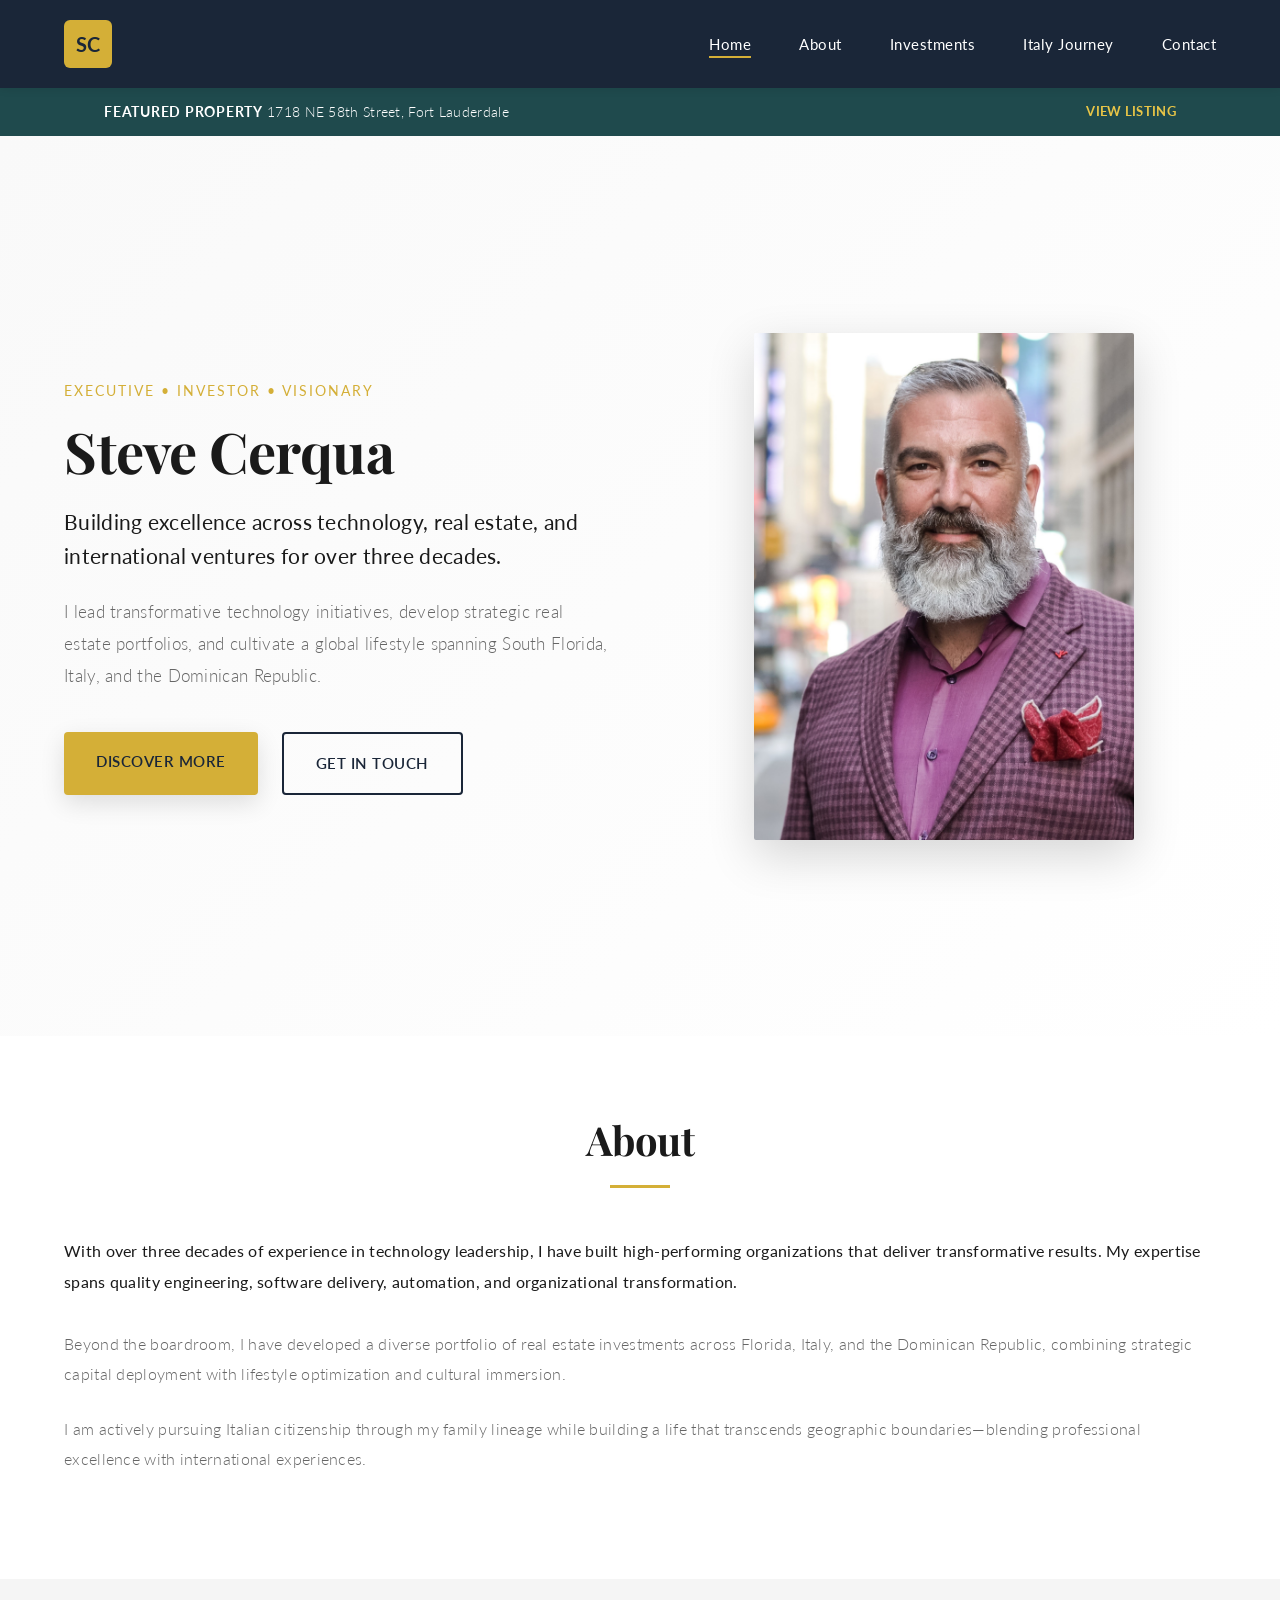
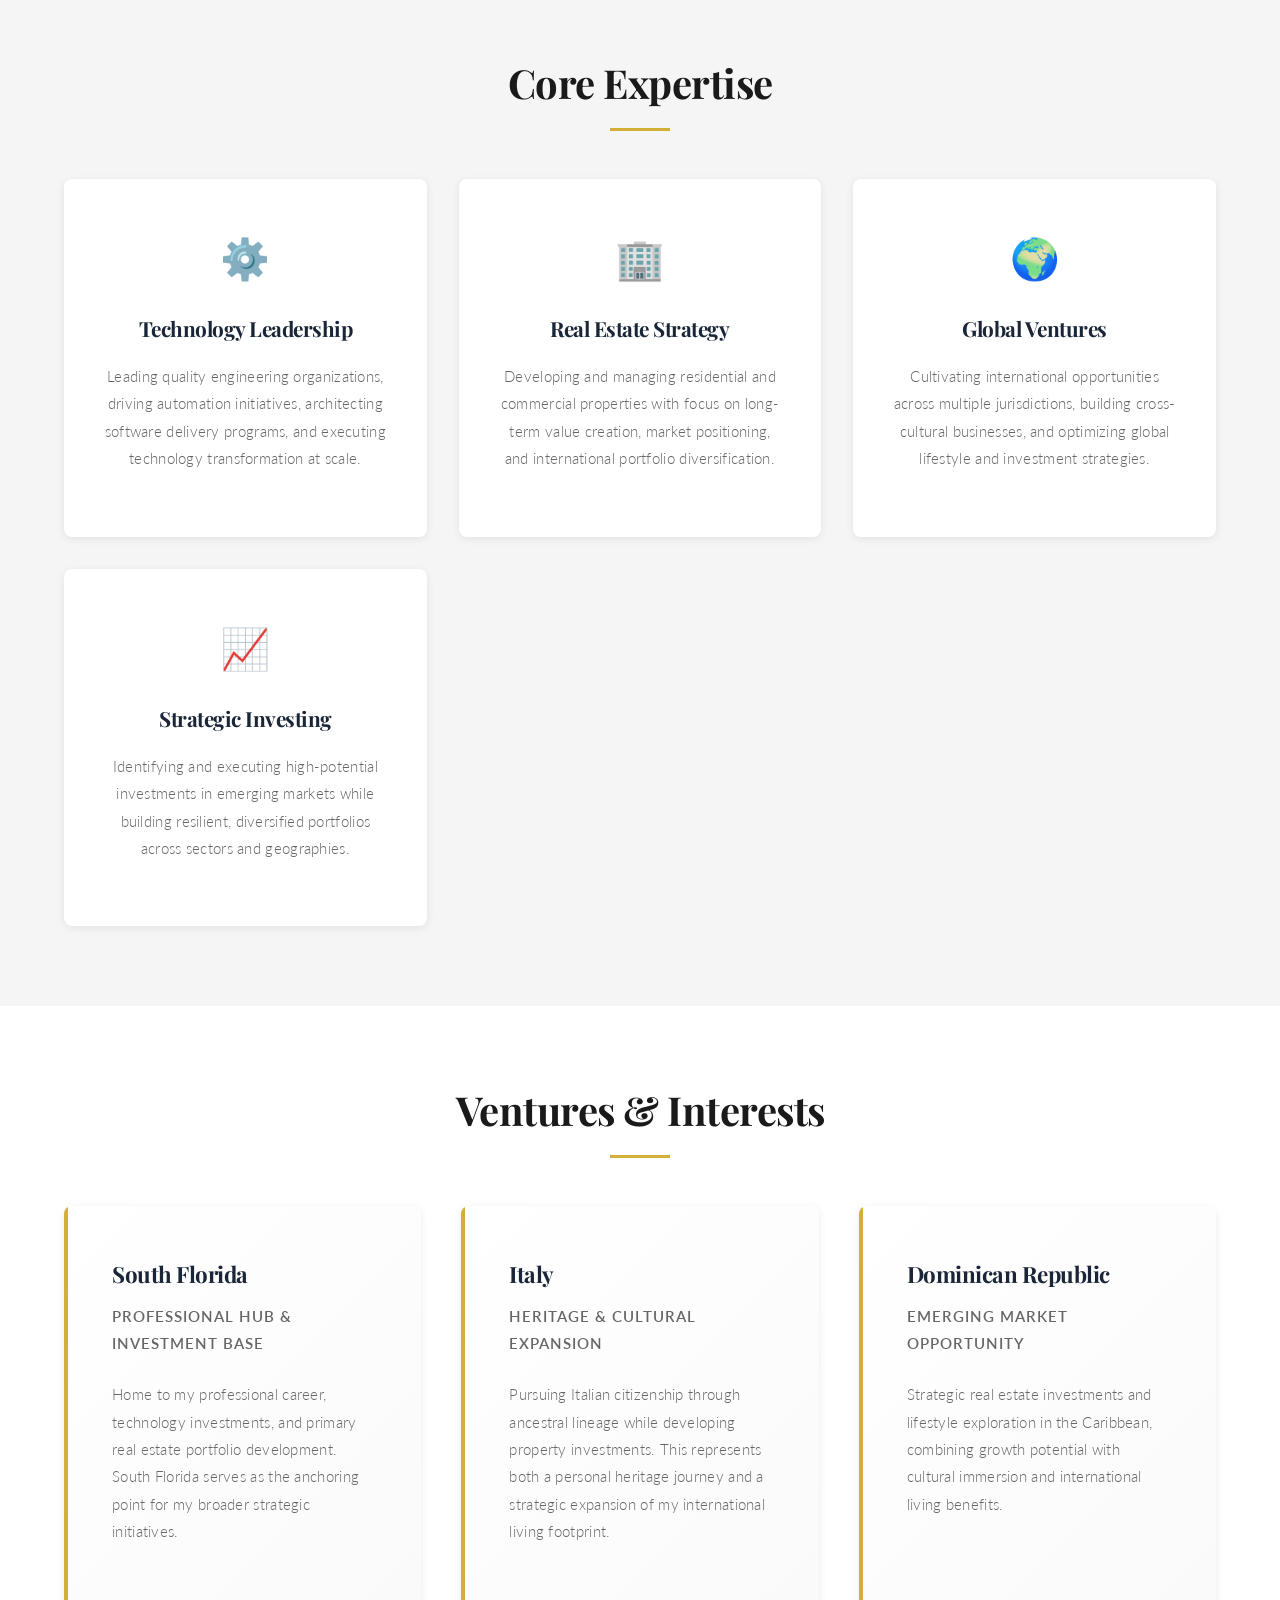
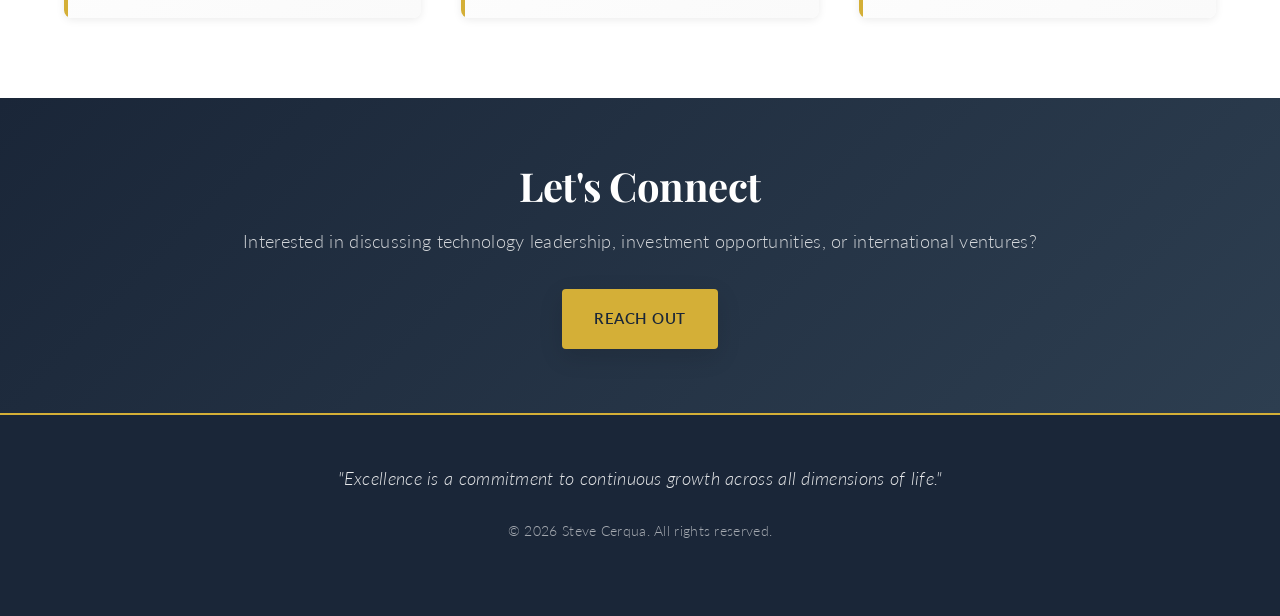
<file: index.html>
<!DOCTYPE html>
<html lang="en">
<head>
    <meta charset="UTF-8">
    <meta name="viewport" content="width=device-width, initial-scale=1.0">
    <link rel="icon" href="favicon.svg" type="image/svg+xml">
    <title>Steve Cerqua | Executive & Entrepreneur</title>
    <link rel="stylesheet" href="style.css">
    <link href="https://fonts.googleapis.com/css2?family=Playfair+Display:wght@600;700&family=Lato:wght@300;400;700&display=swap" rel="stylesheet">
</head>
<body>

<header class="header">
    <nav class="navbar">
        <div class="logo">
            <span class="logo-text">SC</span>
        </div>
        <ul class="nav-menu">
            <li><a href="index.html" class="nav-link active">Home</a></li>
            <li><a href="about.html" class="nav-link">About</a></li>
            <li><a href="investments.html" class="nav-link">Investments</a></li>
            <li><a href="italy.html" class="nav-link">Italy Journey</a></li>
            <li><a href="contact.html" class="nav-link">Contact</a></li>
        </ul>
    </nav>
</header>

<aside class="property-banner" aria-label="Featured property">
    <div class="section-container property-banner-content">
        <p><span>Featured Property</span> 1718 NE 58th Street, Fort Lauderdale</p>
        <a href="1718-ne-58th-street.html">View Listing</a>
    </div>
</aside>

<section id="home" class="hero">
    <div class="hero-content">
        <div class="hero-text">
            <p class="tagline">Executive • Investor • Visionary</p>
            <h1>Steve Cerqua</h1>
            <p class="subtitle">
                Building excellence across technology, real estate, and international ventures for over three decades.
            </p>
            <p class="description">
                I lead transformative technology initiatives, develop strategic real estate portfolios, and cultivate a global lifestyle spanning South Florida, Italy, and the Dominican Republic.
            </p>
            <div class="hero-buttons">
                <a href="#about" class="btn btn-primary">Discover More</a>
                <a href="#contact" class="btn btn-secondary">Get in Touch</a>
            </div>
        </div>

        <div class="hero-image-container">
            <div class="image-frame">
                <img src="images/headshot.jpeg" alt="Steve Cerqua" class="hero-image">
            </div>
        </div>
    </div>
</section>

<section id="about" class="about">
    <div class="section-container">
        <h2 class="section-title">About</h2>
        <div class="about-content">
            <p class="about-intro">
                With over three decades of experience in technology leadership, I have built high-performing organizations that deliver transformative results. My expertise spans quality engineering, software delivery, automation, and organizational transformation.
            </p>
            <p>
                Beyond the boardroom, I have developed a diverse portfolio of real estate investments across Florida, Italy, and the Dominican Republic, combining strategic capital deployment with lifestyle optimization and cultural immersion.
            </p>
            <p>
                I am actively pursuing Italian citizenship through my family lineage while building a life that transcends geographic boundaries—blending professional excellence with international experiences.
            </p>
        </div>
    </div>
</section>

<section id="expertise" class="expertise">
    <div class="section-container">
        <h2 class="section-title">Core Expertise</h2>
        <div class="expertise-grid">
            <div class="expertise-card">
                <div class="expertise-icon">⚙️</div>
                <h3>Technology Leadership</h3>
                <p>
                    Leading quality engineering organizations, driving automation initiatives, architecting software delivery programs, and executing technology transformation at scale.
                </p>
            </div>

            <div class="expertise-card">
                <div class="expertise-icon">🏢</div>
                <h3>Real Estate Strategy</h3>
                <p>
                    Developing and managing residential and commercial properties with focus on long-term value creation, market positioning, and international portfolio diversification.
                </p>
            </div>

            <div class="expertise-card">
                <div class="expertise-icon">🌍</div>
                <h3>Global Ventures</h3>
                <p>
                    Cultivating international opportunities across multiple jurisdictions, building cross-cultural businesses, and optimizing global lifestyle and investment strategies.
                </p>
            </div>

            <div class="expertise-card">
                <div class="expertise-icon">📈</div>
                <h3>Strategic Investing</h3>
                <p>
                    Identifying and executing high-potential investments in emerging markets while building resilient, diversified portfolios across sectors and geographies.
                </p>
            </div>
        </div>
    </div>
</section>

<section id="ventures" class="ventures">
    <div class="section-container">
        <h2 class="section-title">Ventures & Interests</h2>
        <div class="ventures-grid">
            <div class="venture-card">
                <h3>South Florida</h3>
                <p class="location-subtitle">Professional Hub & Investment Base</p>
                <p>
                    Home to my professional career, technology investments, and primary real estate portfolio development. South Florida serves as the anchoring point for my broader strategic initiatives.
                </p>
            </div>

            <div class="venture-card">
                <h3>Italy</h3>
                <p class="location-subtitle">Heritage & Cultural Expansion</p>
                <p>
                    Pursuing Italian citizenship through ancestral lineage while developing property investments. This represents both a personal heritage journey and a strategic expansion of my international living footprint.
                </p>
            </div>

            <div class="venture-card">
                <h3>Dominican Republic</h3>
                <p class="location-subtitle">Emerging Market Opportunity</p>
                <p>
                    Strategic real estate investments and lifestyle exploration in the Caribbean, combining growth potential with cultural immersion and international living benefits.
                </p>
            </div>
        </div>
    </div>
</section>

<section class="cta-section">
    <div class="section-container cta-content">
        <h2>Let's Connect</h2>
        <p>Interested in discussing technology leadership, investment opportunities, or international ventures?</p>
        <a href="mailto:scerqua@gmail.com" class="btn btn-primary">Reach Out</a>
    </div>
</section>

<footer class="footer">
    <div class="section-container footer-content">
        <p class="footer-quote">"Excellence is a commitment to continuous growth across all dimensions of life."</p>
        <p class="footer-copyright">© 2026 Steve Cerqua. All rights reserved.</p>
    </div>
</footer>

</body>
</html>
</file>
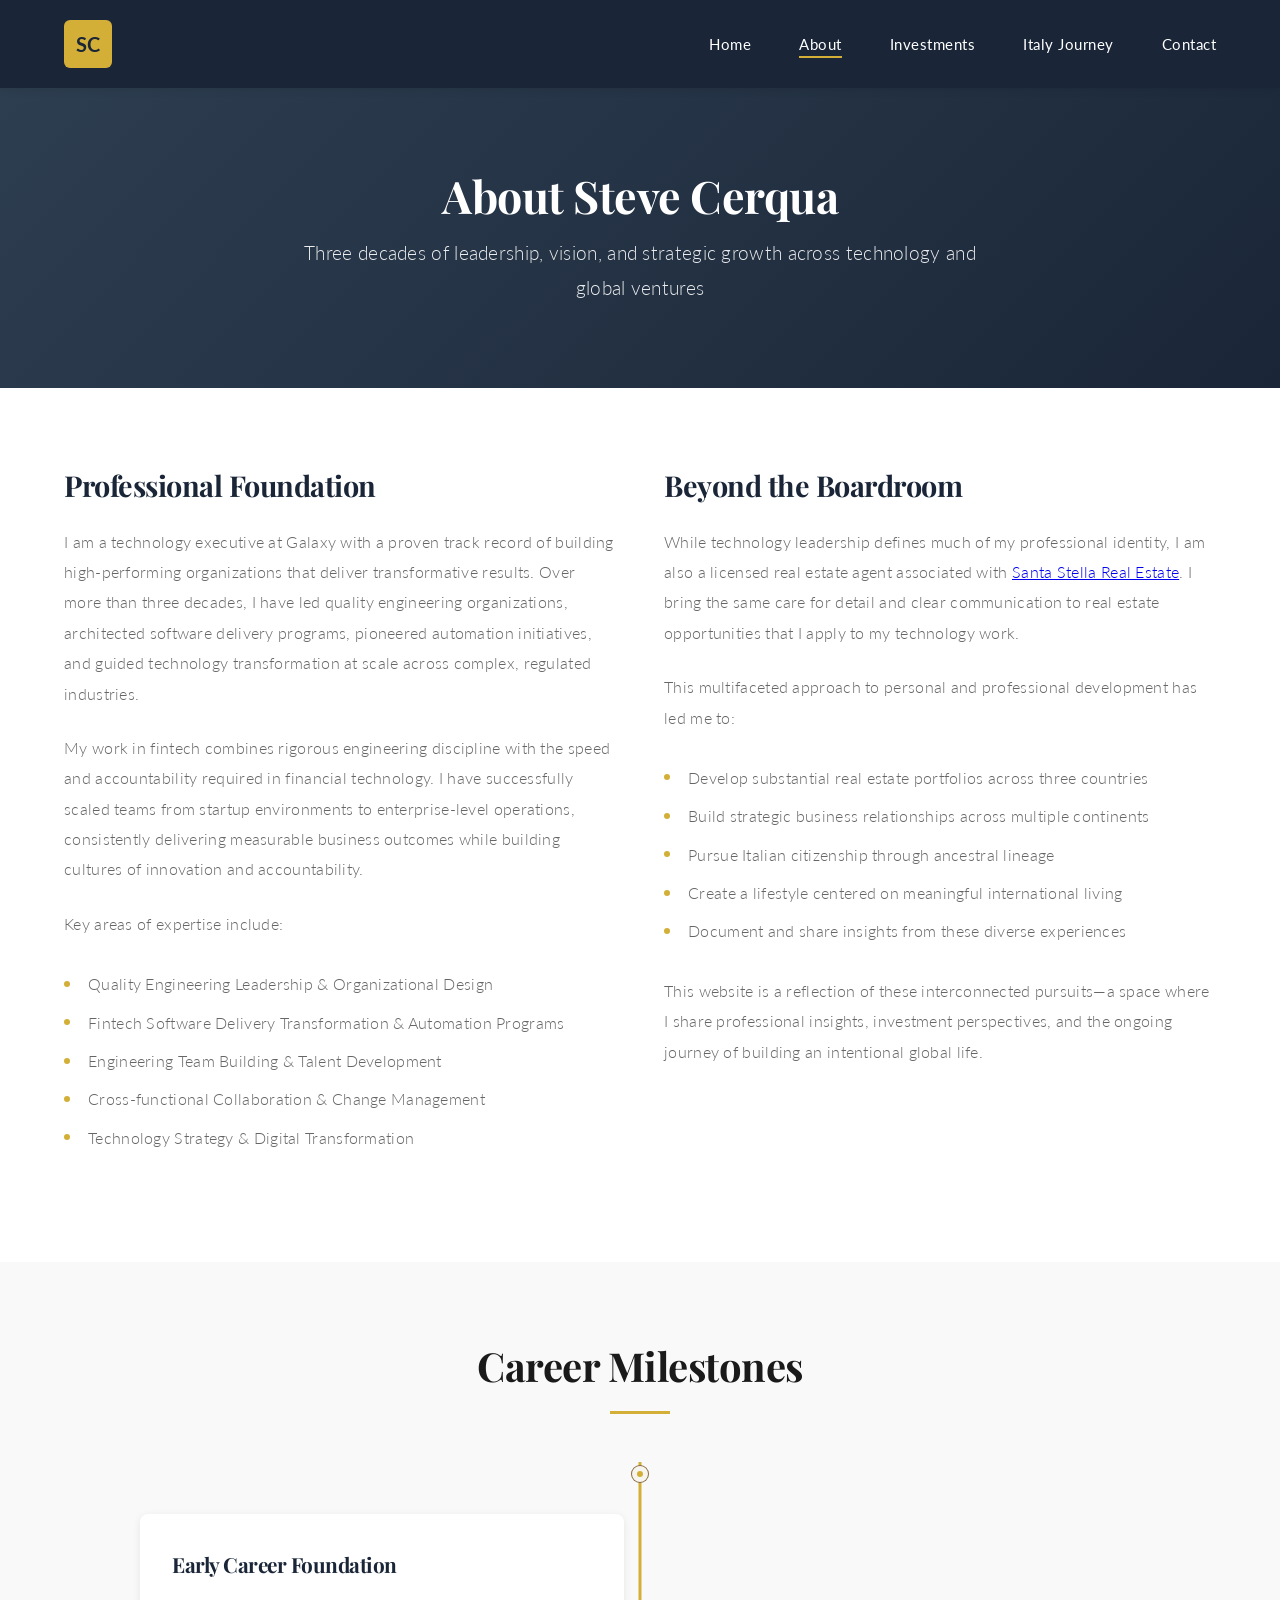
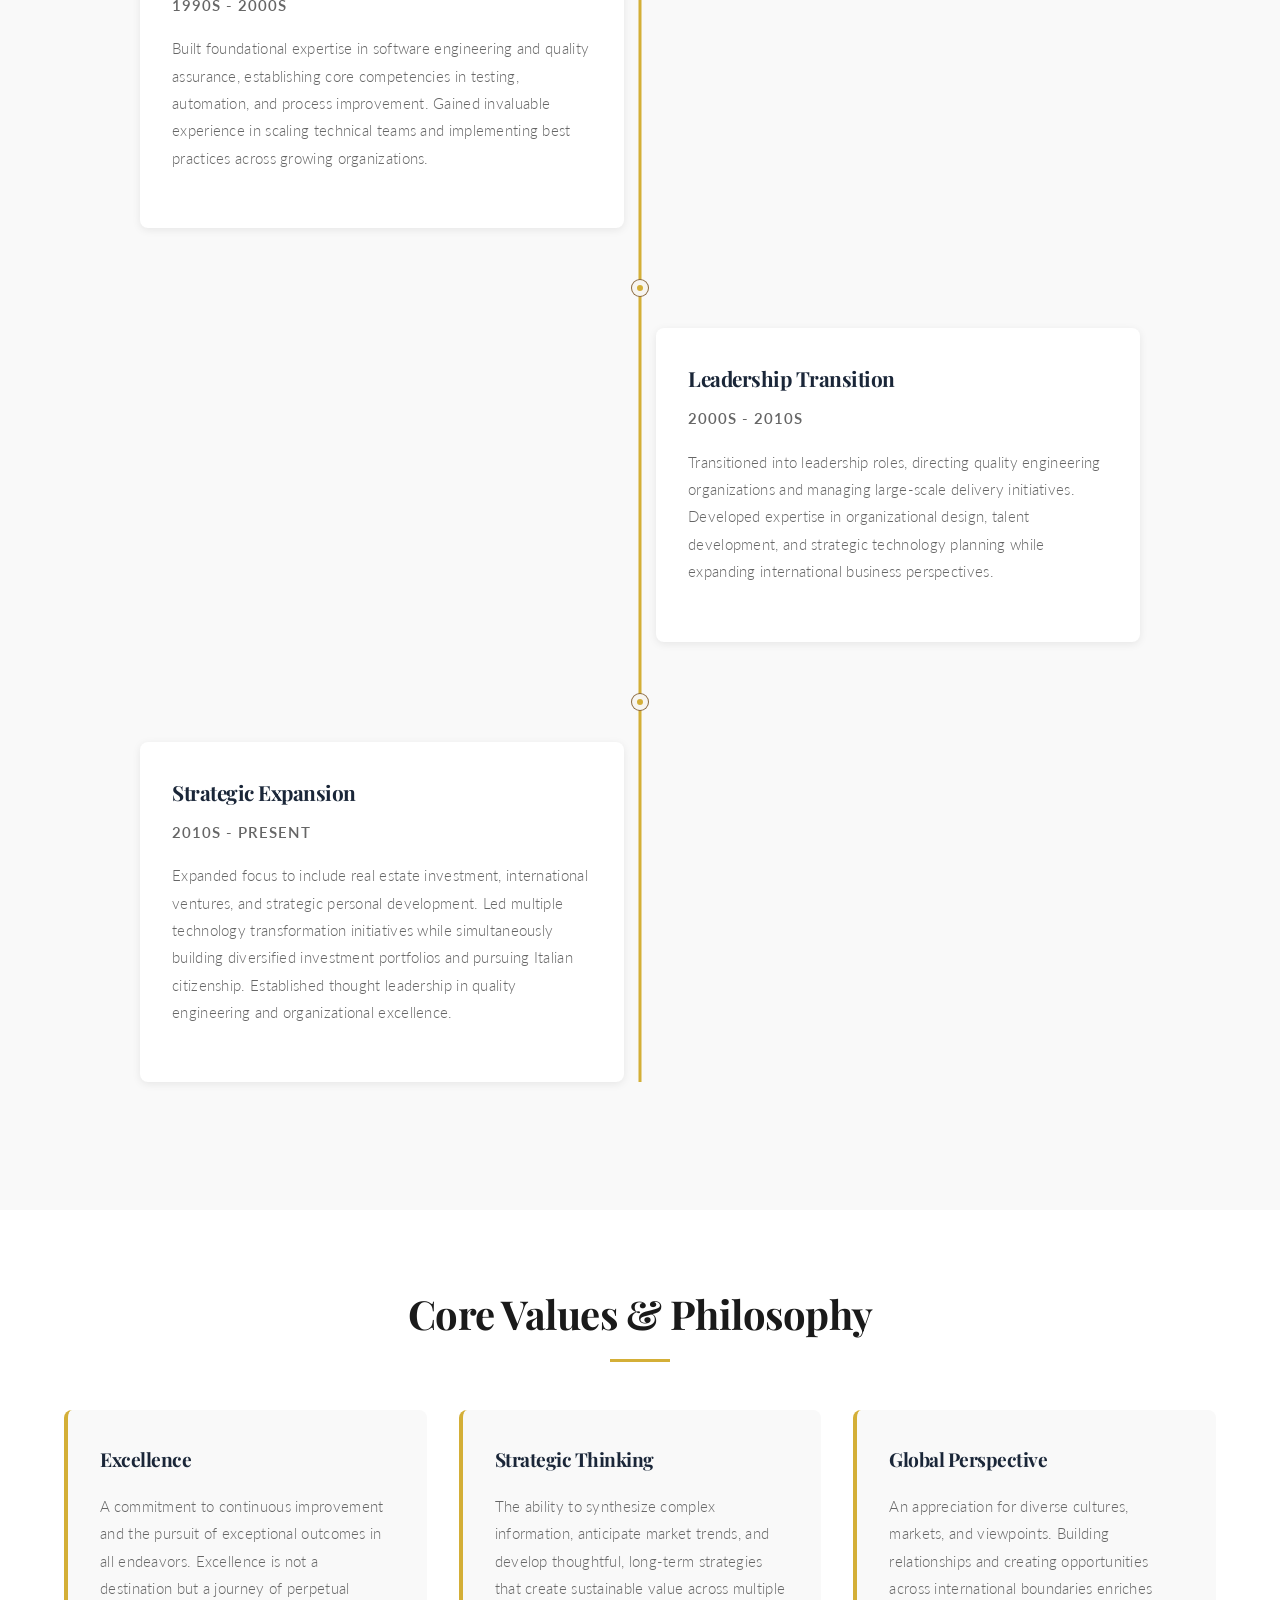
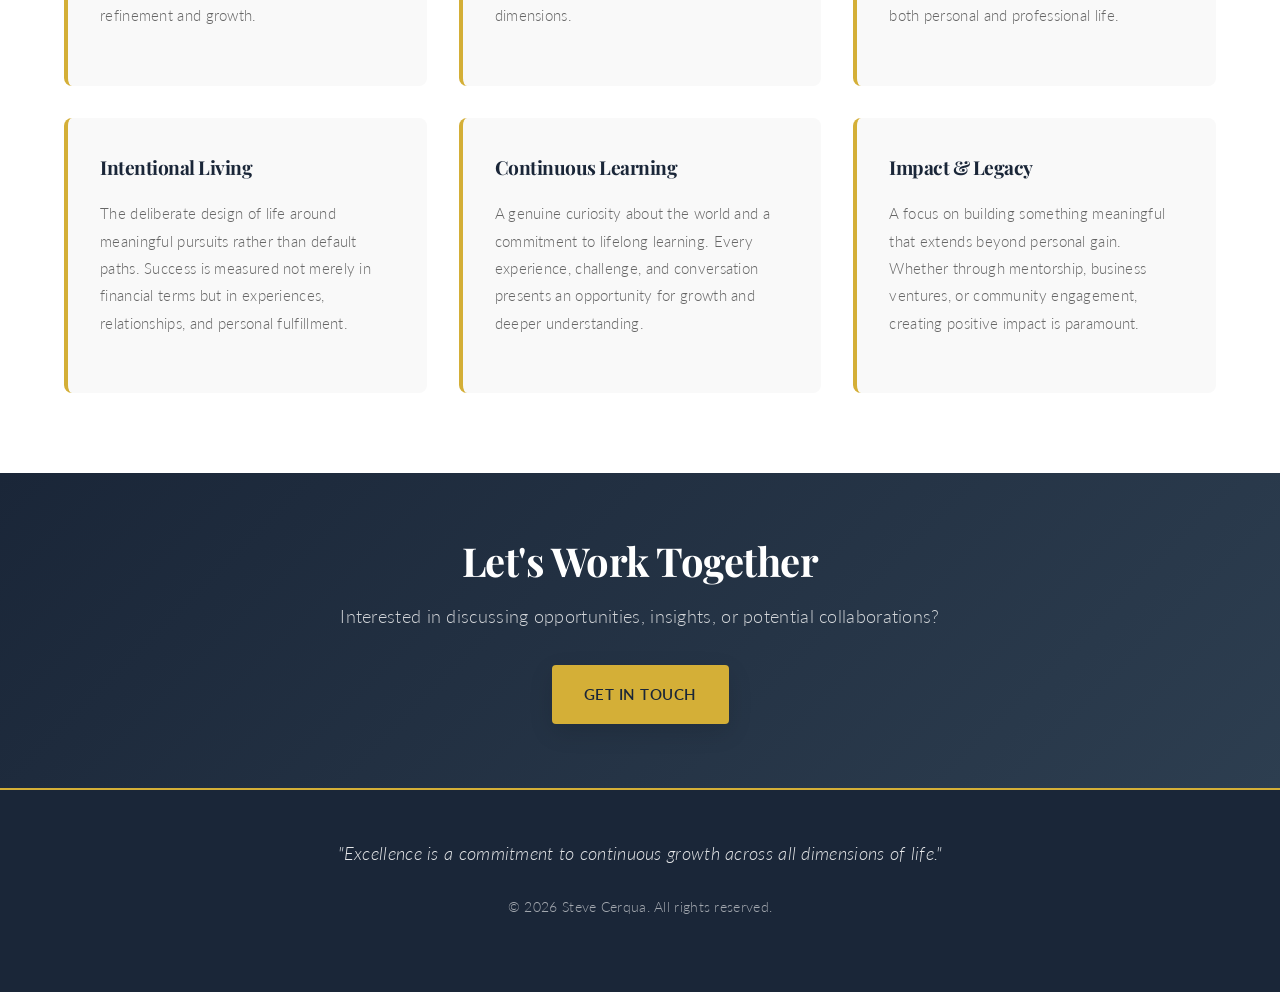
<file: about.html>
<!DOCTYPE html>
<html lang="en">
<head>
    <meta charset="UTF-8">
    <meta name="viewport" content="width=device-width, initial-scale=1.0">
    <link rel="icon" href="favicon.svg" type="image/svg+xml">
    <title>About Steve Cerqua | Executive & Entrepreneur</title>
    <link rel="stylesheet" href="style.css">
    <link href="https://fonts.googleapis.com/css2?family=Playfair+Display:wght@600;700&family=Lato:wght@300;400;700&display=swap" rel="stylesheet">
</head>
<body>

<header class="header">
    <nav class="navbar">
        <div class="logo">
            <span class="logo-text">SC</span>
        </div>
        <ul class="nav-menu">
            <li><a href="index.html" class="nav-link">Home</a></li>
            <li><a href="about.html" class="nav-link active">About</a></li>
            <li><a href="investments.html" class="nav-link">Investments</a></li>
            <li><a href="italy.html" class="nav-link">Italy Journey</a></li>
            <li><a href="contact.html" class="nav-link">Contact</a></li>
        </ul>
    </nav>
</header>

<section class="page-hero">
    <div class="section-container">
        <h1>About Steve Cerqua</h1>
        <p class="page-subtitle">Three decades of leadership, vision, and strategic growth across technology and global ventures</p>
    </div>
</section>

<section class="about-main">
    <div class="section-container">
        <div class="about-grid">
            <div class="about-text">
                <h2>Professional Foundation</h2>
                <p>
                    I am a technology executive at Galaxy with a proven track record of building high-performing organizations that deliver transformative results. Over more than three decades, I have led quality engineering organizations, architected software delivery programs, pioneered automation initiatives, and guided technology transformation at scale across complex, regulated industries.
                </p>
                <p>
                    My work in fintech combines rigorous engineering discipline with the speed and accountability required in financial technology. I have successfully scaled teams from startup environments to enterprise-level operations, consistently delivering measurable business outcomes while building cultures of innovation and accountability.
                </p>
                <p>
                    Key areas of expertise include:
                </p>
                <ul class="expertise-list">
                    <li>Quality Engineering Leadership & Organizational Design</li>
                    <li>Fintech Software Delivery Transformation & Automation Programs</li>
                    <li>Engineering Team Building & Talent Development</li>
                    <li>Cross-functional Collaboration & Change Management</li>
                    <li>Technology Strategy & Digital Transformation</li>
                </ul>
            </div>

            <div class="about-text">
                <h2>Beyond the Boardroom</h2>
                <p>
                    While technology leadership defines much of my professional identity, I am also a licensed real estate agent associated with <a href="https://santastellarealestate.com/" target="_blank" rel="noopener noreferrer">Santa Stella Real Estate</a>. I bring the same care for detail and clear communication to real estate opportunities that I apply to my technology work.
                </p>
                <p>
                    This multifaceted approach to personal and professional development has led me to:
                </p>
                <ul class="expertise-list">
                    <li>Develop substantial real estate portfolios across three countries</li>
                    <li>Build strategic business relationships across multiple continents</li>
                    <li>Pursue Italian citizenship through ancestral lineage</li>
                    <li>Create a lifestyle centered on meaningful international living</li>
                    <li>Document and share insights from these diverse experiences</li>
                </ul>
                <p>
                    This website is a reflection of these interconnected pursuits—a space where I share professional insights, investment perspectives, and the ongoing journey of building an intentional global life.
                </p>
            </div>
        </div>
    </div>
</section>

<section class="timeline-section">
    <div class="section-container">
        <h2 class="section-title">Career Milestones</h2>
        <div class="timeline">
            <div class="timeline-item">
                <div class="timeline-marker"></div>
                <div class="timeline-content">
                    <h3>Early Career Foundation</h3>
                    <p class="timeline-period">1990s - 2000s</p>
                    <p>
                        Built foundational expertise in software engineering and quality assurance, establishing core competencies in testing, automation, and process improvement. Gained invaluable experience in scaling technical teams and implementing best practices across growing organizations.
                    </p>
                </div>
            </div>

            <div class="timeline-item">
                <div class="timeline-marker"></div>
                <div class="timeline-content">
                    <h3>Leadership Transition</h3>
                    <p class="timeline-period">2000s - 2010s</p>
                    <p>
                        Transitioned into leadership roles, directing quality engineering organizations and managing large-scale delivery initiatives. Developed expertise in organizational design, talent development, and strategic technology planning while expanding international business perspectives.
                    </p>
                </div>
            </div>

            <div class="timeline-item">
                <div class="timeline-marker"></div>
                <div class="timeline-content">
                    <h3>Strategic Expansion</h3>
                    <p class="timeline-period">2010s - Present</p>
                    <p>
                        Expanded focus to include real estate investment, international ventures, and strategic personal development. Led multiple technology transformation initiatives while simultaneously building diversified investment portfolios and pursuing Italian citizenship. Established thought leadership in quality engineering and organizational excellence.
                    </p>
                </div>
            </div>
        </div>
    </div>
</section>

<section class="values-section">
    <div class="section-container">
        <h2 class="section-title">Core Values & Philosophy</h2>
        <div class="values-grid">
            <div class="value-card">
                <h3>Excellence</h3>
                <p>
                    A commitment to continuous improvement and the pursuit of exceptional outcomes in all endeavors. Excellence is not a destination but a journey of perpetual refinement and growth.
                </p>
            </div>

            <div class="value-card">
                <h3>Strategic Thinking</h3>
                <p>
                    The ability to synthesize complex information, anticipate market trends, and develop thoughtful, long-term strategies that create sustainable value across multiple dimensions.
                </p>
            </div>

            <div class="value-card">
                <h3>Global Perspective</h3>
                <p>
                    An appreciation for diverse cultures, markets, and viewpoints. Building relationships and creating opportunities across international boundaries enriches both personal and professional life.
                </p>
            </div>

            <div class="value-card">
                <h3>Intentional Living</h3>
                <p>
                    The deliberate design of life around meaningful pursuits rather than default paths. Success is measured not merely in financial terms but in experiences, relationships, and personal fulfillment.
                </p>
            </div>

            <div class="value-card">
                <h3>Continuous Learning</h3>
                <p>
                    A genuine curiosity about the world and a commitment to lifelong learning. Every experience, challenge, and conversation presents an opportunity for growth and deeper understanding.
                </p>
            </div>

            <div class="value-card">
                <h3>Impact & Legacy</h3>
                <p>
                    A focus on building something meaningful that extends beyond personal gain. Whether through mentorship, business ventures, or community engagement, creating positive impact is paramount.
                </p>
            </div>
        </div>
    </div>
</section>

<section class="cta-section">
    <div class="section-container cta-content">
        <h2>Let's Work Together</h2>
        <p>Interested in discussing opportunities, insights, or potential collaborations?</p>
        <a href="contact.html" class="btn btn-primary">Get in Touch</a>
    </div>
</section>

<footer class="footer">
    <div class="section-container footer-content">
        <p class="footer-quote">"Excellence is a commitment to continuous growth across all dimensions of life."</p>
        <p class="footer-copyright">© 2026 Steve Cerqua. All rights reserved.</p>
    </div>
</footer>

</body>
</html>
</file>
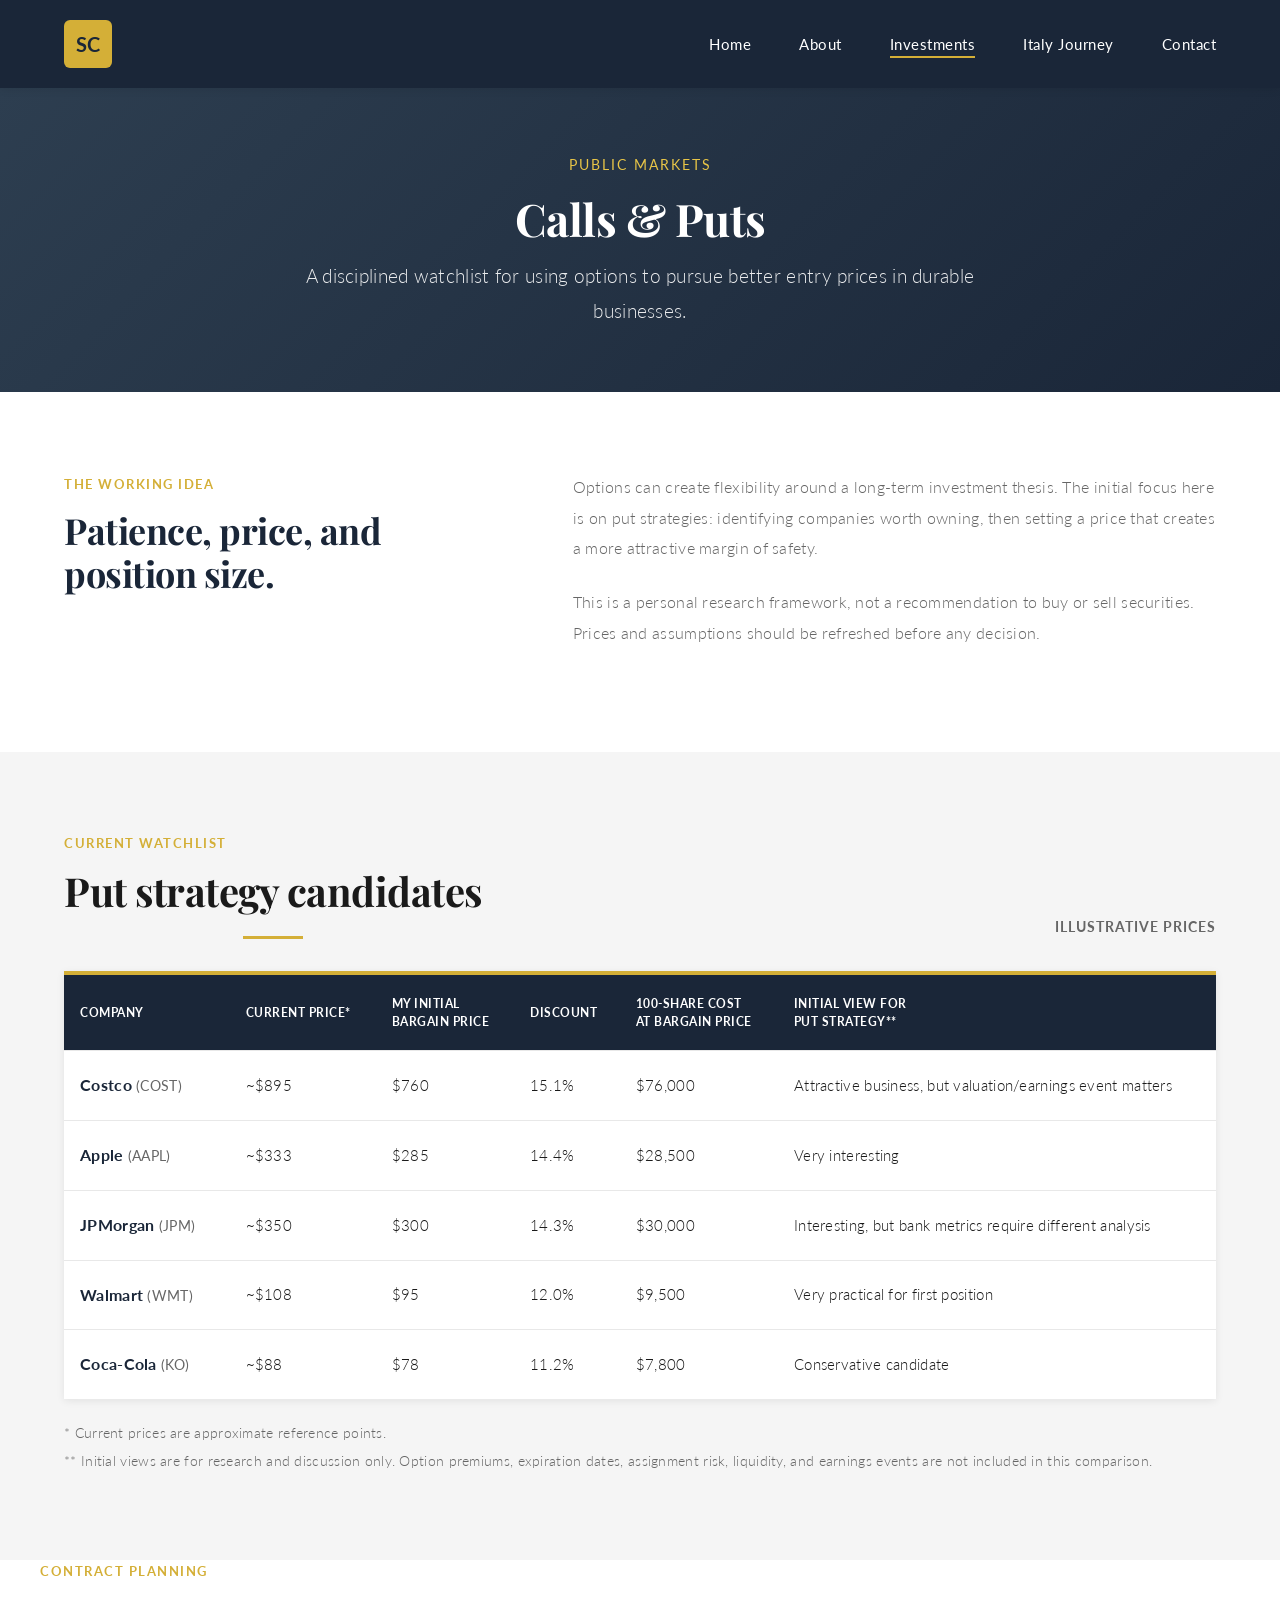
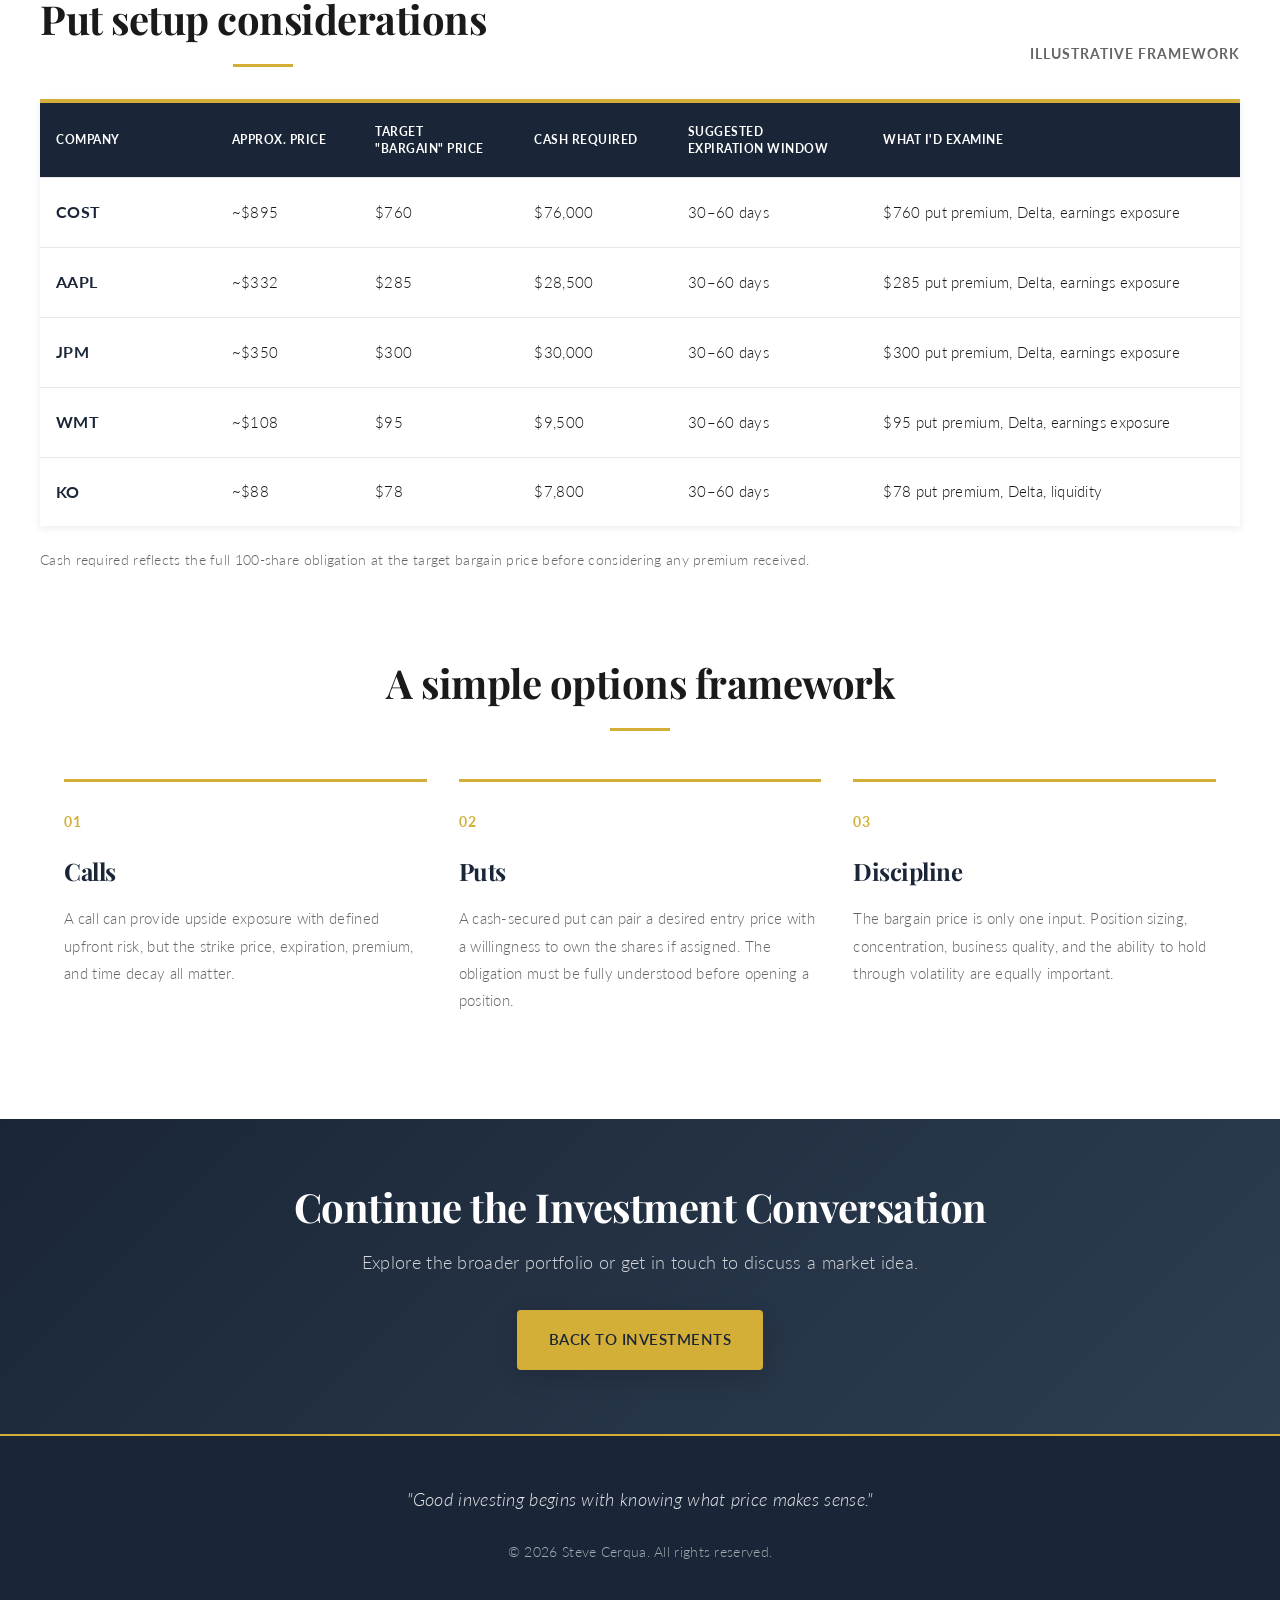
<file: calls-and-puts.html>
<!DOCTYPE html>
<html lang="en">
<head>
    <meta charset="UTF-8">
    <meta name="viewport" content="width=device-width, initial-scale=1.0">
    <link rel="icon" href="favicon.svg" type="image/svg+xml">
    <title>Calls & Puts | Steve Cerqua</title>
    <link rel="stylesheet" href="style.css">
    <link href="https://fonts.googleapis.com/css2?family=Playfair+Display:wght@600;700&family=Lato:wght@300;400;700&display=swap" rel="stylesheet">
</head>
<body>

<header class="header">
    <nav class="navbar">
        <div class="logo">
            <span class="logo-text">SC</span>
        </div>
        <ul class="nav-menu">
            <li><a href="index.html" class="nav-link">Home</a></li>
            <li><a href="about.html" class="nav-link">About</a></li>
            <li><a href="investments.html" class="nav-link active">Investments</a></li>
            <li><a href="italy.html" class="nav-link">Italy Journey</a></li>
            <li><a href="contact.html" class="nav-link">Contact</a></li>
        </ul>
    </nav>
</header>

<section class="page-hero options-hero">
    <div class="section-container">
        <p class="tagline">Public Markets</p>
        <h1>Calls & Puts</h1>
        <p class="page-subtitle">A disciplined watchlist for using options to pursue better entry prices in durable businesses.</p>
    </div>
</section>

<section class="options-intro">
    <div class="section-container options-intro-grid">
        <div>
            <p class="eyebrow">The Working Idea</p>
            <h2>Patience, price, and position size.</h2>
        </div>
        <div>
            <p>Options can create flexibility around a long-term investment thesis. The initial focus here is on put strategies: identifying companies worth owning, then setting a price that creates a more attractive margin of safety.</p>
            <p>This is a personal research framework, not a recommendation to buy or sell securities. Prices and assumptions should be refreshed before any decision.</p>
        </div>
    </div>
</section>

<section class="options-watchlist">
    <div class="section-container">
        <div class="section-heading-row">
            <div>
                <p class="eyebrow">Current Watchlist</p>
                <h2 class="section-title options-section-title">Put strategy candidates</h2>
            </div>
            <span class="watchlist-date">Illustrative prices</span>
        </div>
        <div class="options-table-wrap">
            <table class="options-table">
                <caption>Company, current price, bargain price, discount, 100-share cost at bargain price, and initial view for put strategy.</caption>
                <thead>
                    <tr>
                        <th scope="col">Company</th>
                        <th scope="col">Current Price*</th>
                        <th scope="col">My Initial<br>Bargain Price</th>
                        <th scope="col">Discount</th>
                        <th scope="col">100-Share Cost<br>at Bargain Price</th>
                        <th scope="col">Initial View for<br>Put Strategy**</th>
                    </tr>
                </thead>
                <tbody>
                    <tr>
                        <th scope="row"><strong>Costco</strong> <span>(COST)</span></th>
                        <td>~$895</td>
                        <td>$760</td>
                        <td>15.1%</td>
                        <td>$76,000</td>
                        <td>Attractive business, but valuation/earnings event matters</td>
                    </tr>
                    <tr>
                        <th scope="row"><strong>Apple</strong> <span>(AAPL)</span></th>
                        <td>~$333</td>
                        <td>$285</td>
                        <td>14.4%</td>
                        <td>$28,500</td>
                        <td>Very interesting</td>
                    </tr>
                    <tr>
                        <th scope="row"><strong>JPMorgan</strong> <span>(JPM)</span></th>
                        <td>~$350</td>
                        <td>$300</td>
                        <td>14.3%</td>
                        <td>$30,000</td>
                        <td>Interesting, but bank metrics require different analysis</td>
                    </tr>
                    <tr>
                        <th scope="row"><strong>Walmart</strong> <span>(WMT)</span></th>
                        <td>~$108</td>
                        <td>$95</td>
                        <td>12.0%</td>
                        <td>$9,500</td>
                        <td>Very practical for first position</td>
                    </tr>
                    <tr>
                        <th scope="row"><strong>Coca-Cola</strong> <span>(KO)</span></th>
                        <td>~$88</td>
                        <td>$78</td>
                        <td>11.2%</td>
                        <td>$7,800</td>
                        <td>Conservative candidate</td>
                    </tr>
                </tbody>
            </table>
        </div>
        <div class="options-notes">
            <p>* Current prices are approximate reference points.</p>
            <p>** Initial views are for research and discussion only. Option premiums, expiration dates, assignment risk, liquidity, and earnings events are not included in this comparison.</p>
        </div>
    </div>
</section>

<section class="options-contracts">
    <div class="section-container">
        <div class="section-heading-row">
            <div>
                <p class="eyebrow">Contract Planning</p>
                <h2 class="section-title options-section-title">Put setup considerations</h2>
            </div>
            <span class="watchlist-date">Illustrative framework</span>
        </div>
        <div class="options-table-wrap">
            <table class="options-table">
                <caption>Company, approximate price, target bargain price, cash required, suggested expiration window, and research considerations.</caption>
                <thead>
                    <tr>
                        <th scope="col">Company</th>
                        <th scope="col">Approx. Price</th>
                        <th scope="col">Target<br>"Bargain" Price</th>
                        <th scope="col">Cash Required</th>
                        <th scope="col">Suggested<br>Expiration Window</th>
                        <th scope="col">What I'd Examine</th>
                    </tr>
                </thead>
                <tbody>
                    <tr>
                        <th scope="row"><strong>COST</strong></th>
                        <td>~$895</td>
                        <td>$760</td>
                        <td>$76,000</td>
                        <td>30–60 days</td>
                        <td>$760 put premium, Delta, earnings exposure</td>
                    </tr>
                    <tr>
                        <th scope="row"><strong>AAPL</strong></th>
                        <td>~$332</td>
                        <td>$285</td>
                        <td>$28,500</td>
                        <td>30–60 days</td>
                        <td>$285 put premium, Delta, earnings exposure</td>
                    </tr>
                    <tr>
                        <th scope="row"><strong>JPM</strong></th>
                        <td>~$350</td>
                        <td>$300</td>
                        <td>$30,000</td>
                        <td>30–60 days</td>
                        <td>$300 put premium, Delta, earnings exposure</td>
                    </tr>
                    <tr>
                        <th scope="row"><strong>WMT</strong></th>
                        <td>~$108</td>
                        <td>$95</td>
                        <td>$9,500</td>
                        <td>30–60 days</td>
                        <td>$95 put premium, Delta, earnings exposure</td>
                    </tr>
                    <tr>
                        <th scope="row"><strong>KO</strong></th>
                        <td>~$88</td>
                        <td>$78</td>
                        <td>$7,800</td>
                        <td>30–60 days</td>
                        <td>$78 put premium, Delta, liquidity</td>
                    </tr>
                </tbody>
            </table>
        </div>
        <div class="options-notes">
            <p>Cash required reflects the full 100-share obligation at the target bargain price before considering any premium received.</p>
        </div>
    </div>
</section>

<section class="options-framework">
    <div class="section-container">
        <h2 class="section-title">A simple options framework</h2>
        <div class="options-framework-grid">
            <article class="options-card">
                <span class="options-number">01</span>
                <h3>Calls</h3>
                <p>A call can provide upside exposure with defined upfront risk, but the strike price, expiration, premium, and time decay all matter.</p>
            </article>
            <article class="options-card">
                <span class="options-number">02</span>
                <h3>Puts</h3>
                <p>A cash-secured put can pair a desired entry price with a willingness to own the shares if assigned. The obligation must be fully understood before opening a position.</p>
            </article>
            <article class="options-card">
                <span class="options-number">03</span>
                <h3>Discipline</h3>
                <p>The bargain price is only one input. Position sizing, concentration, business quality, and the ability to hold through volatility are equally important.</p>
            </article>
        </div>
    </div>
</section>

<section class="cta-section">
    <div class="section-container cta-content">
        <h2>Continue the Investment Conversation</h2>
        <p>Explore the broader portfolio or get in touch to discuss a market idea.</p>
        <a href="investments.html" class="btn btn-primary">Back to Investments</a>
    </div>
</section>

<footer class="footer">
    <div class="section-container footer-content">
        <p class="footer-quote">"Good investing begins with knowing what price makes sense."</p>
        <p class="footer-copyright">© 2026 Steve Cerqua. All rights reserved.</p>
    </div>
</footer>

</body>
</html>
</file>
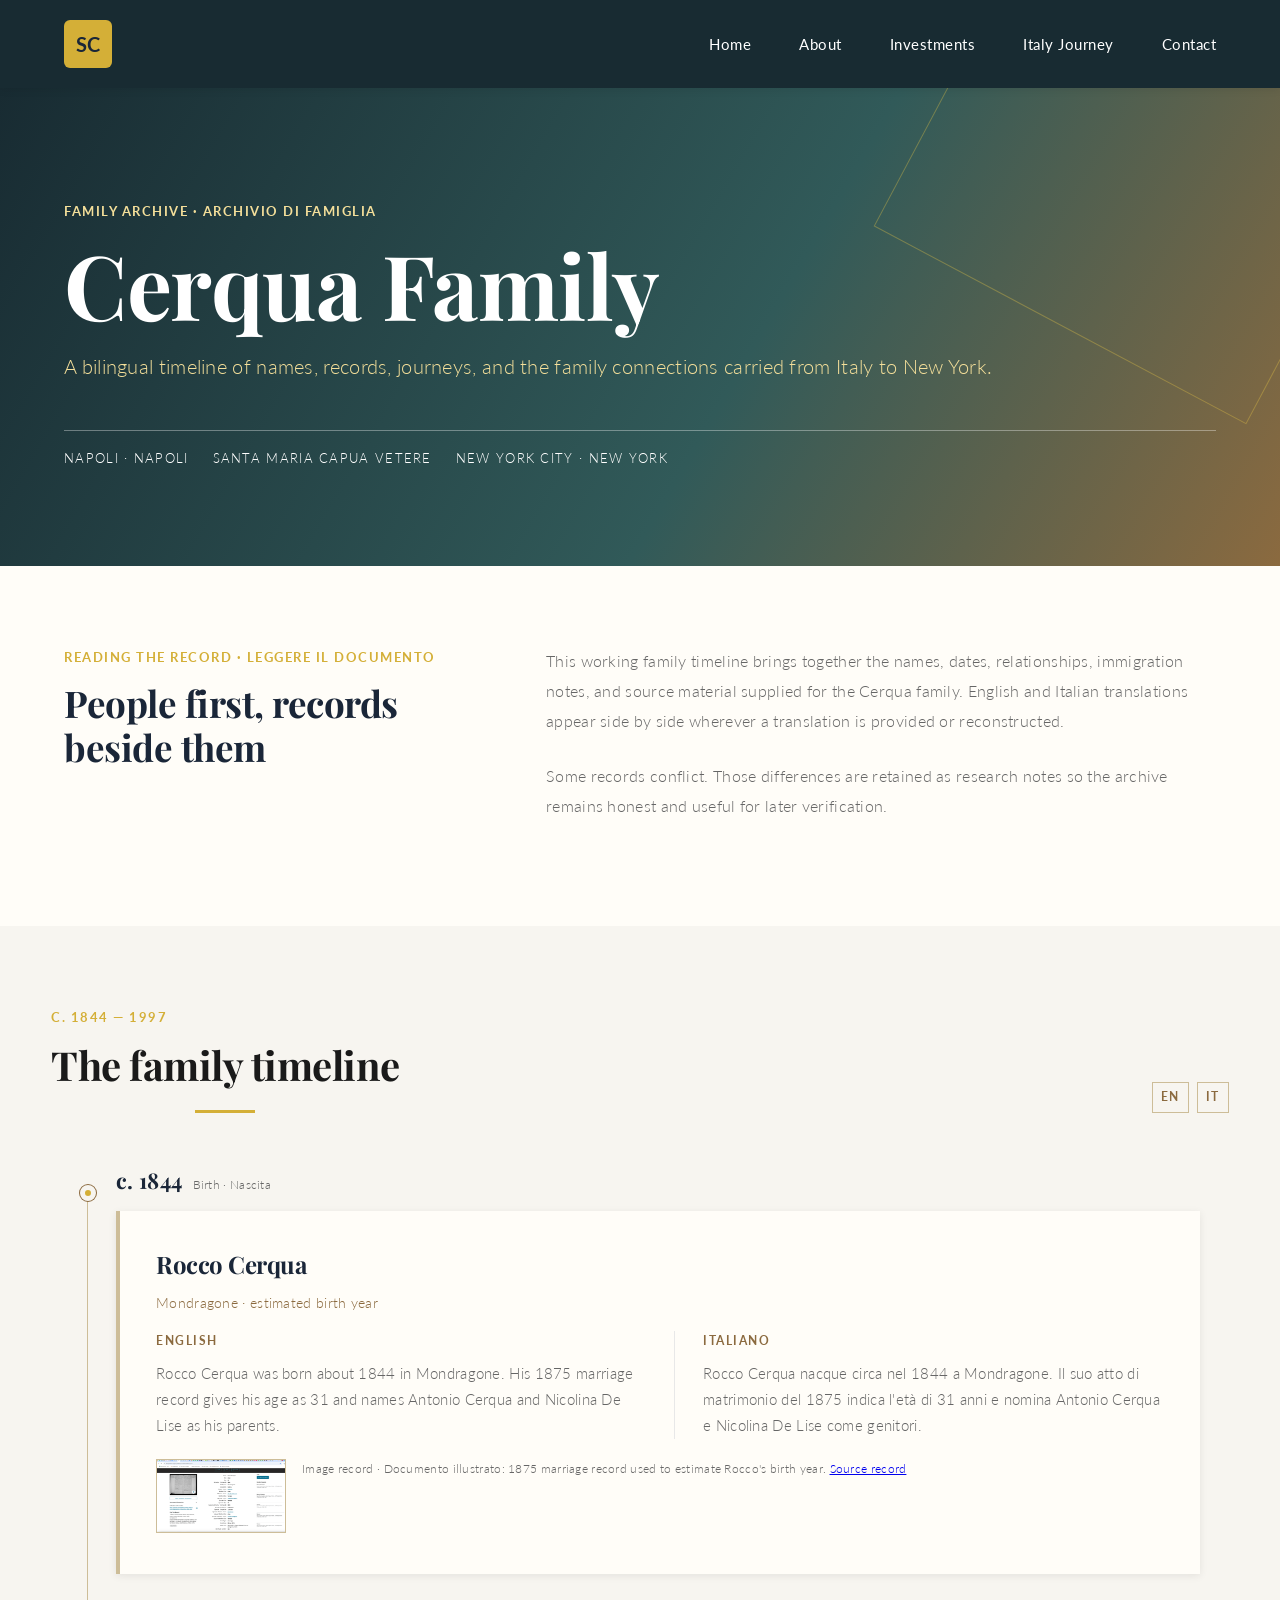
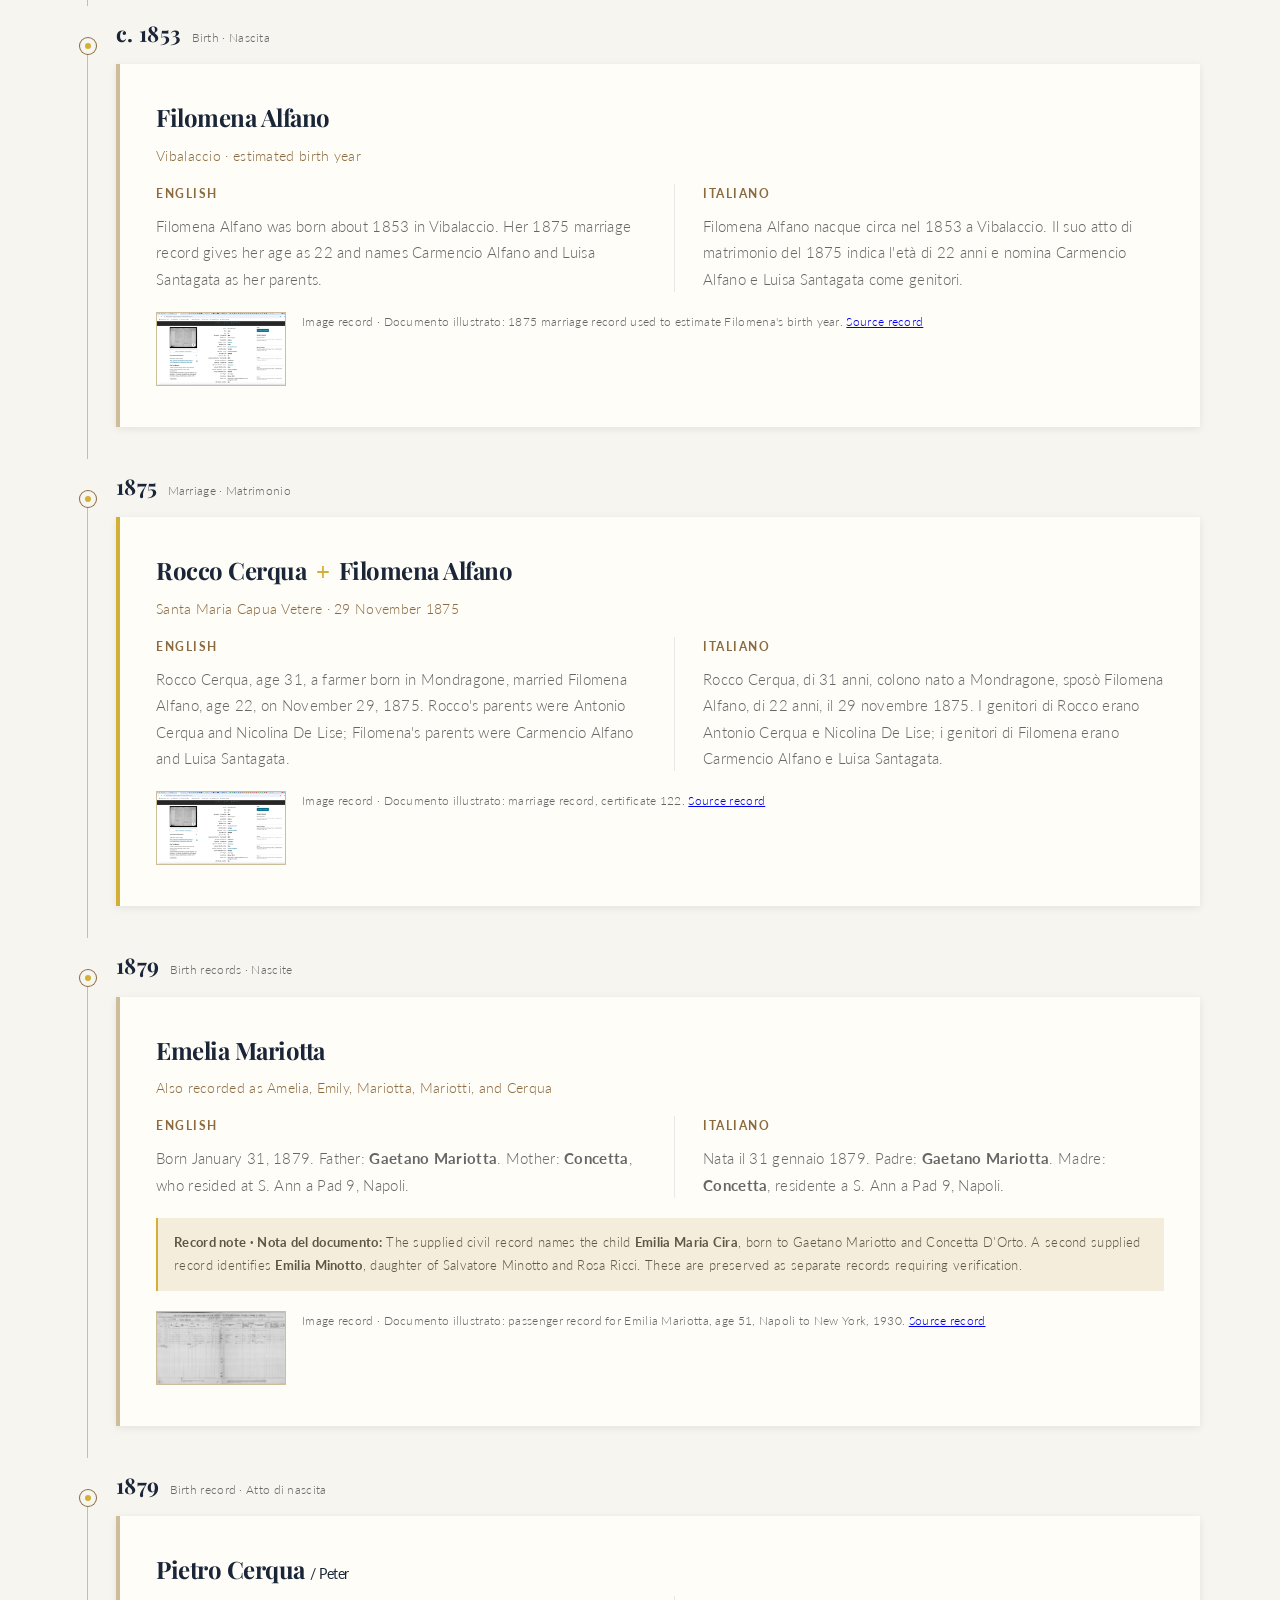
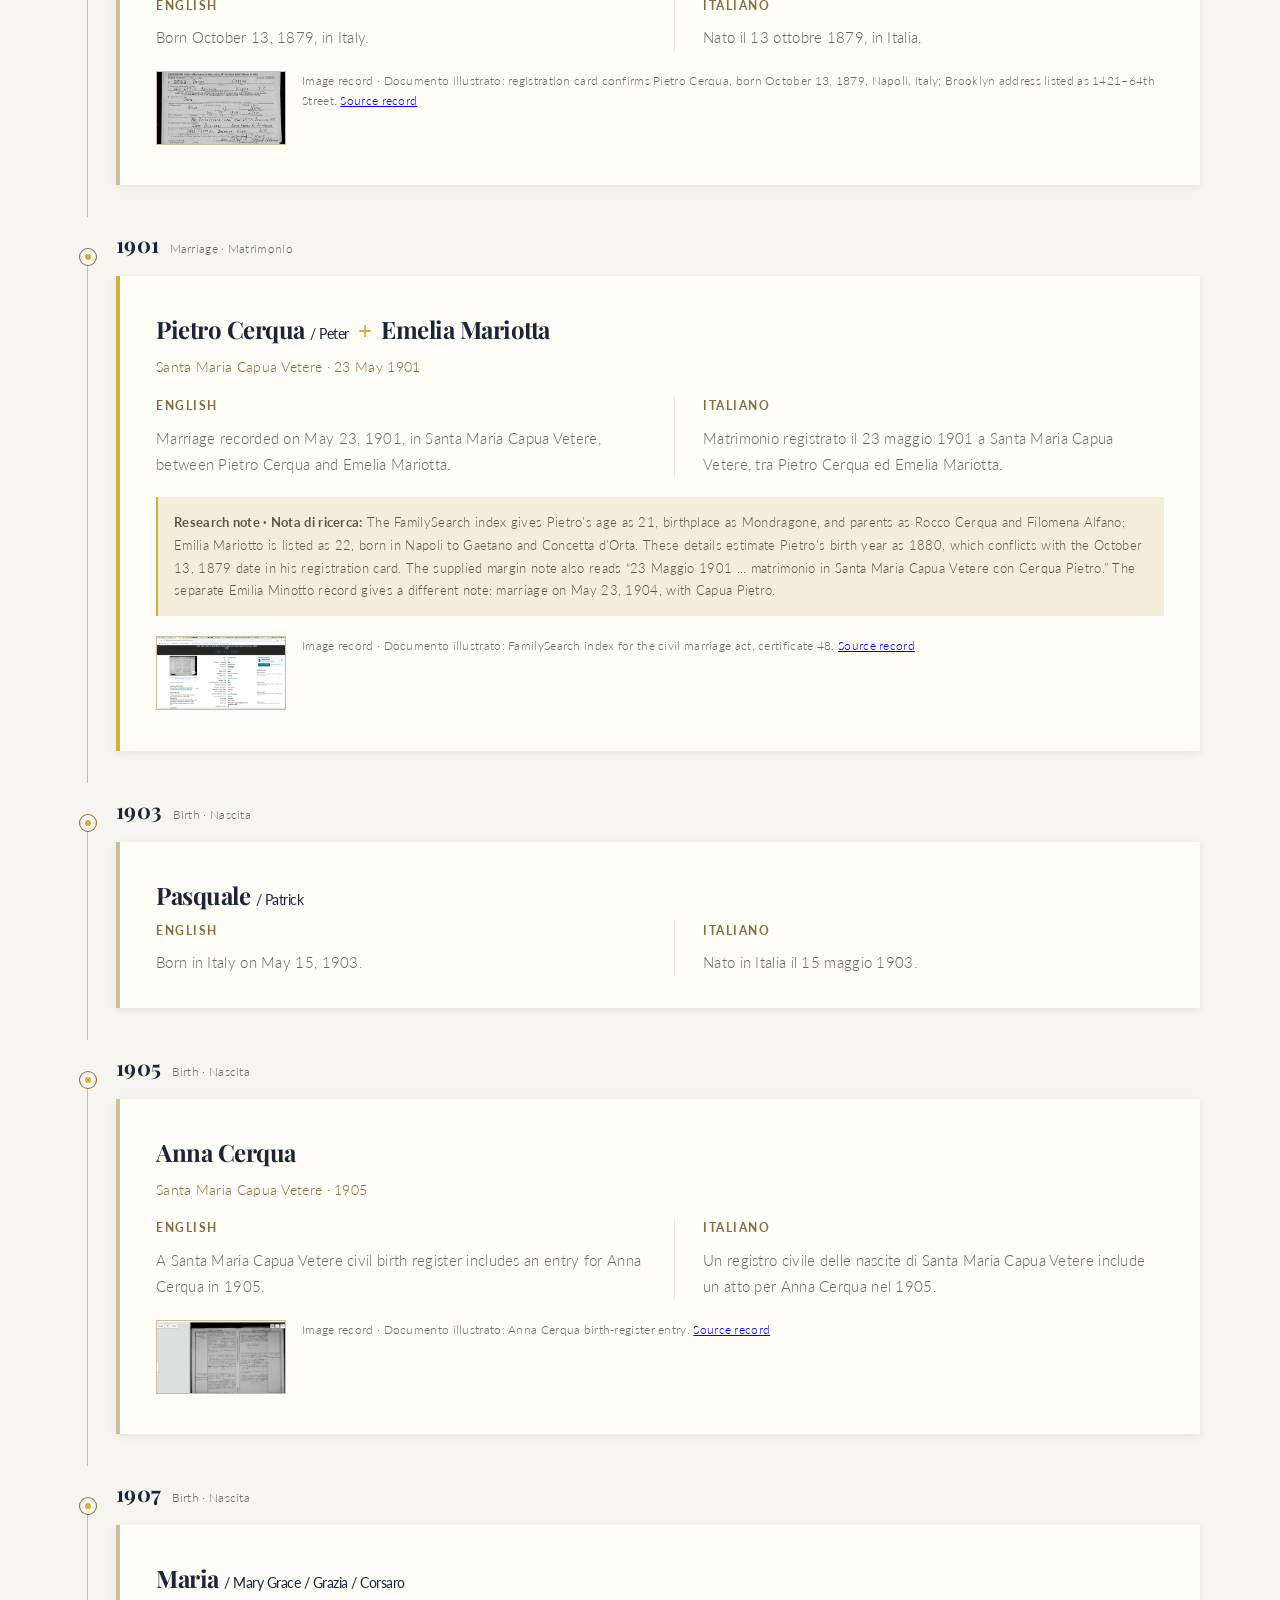
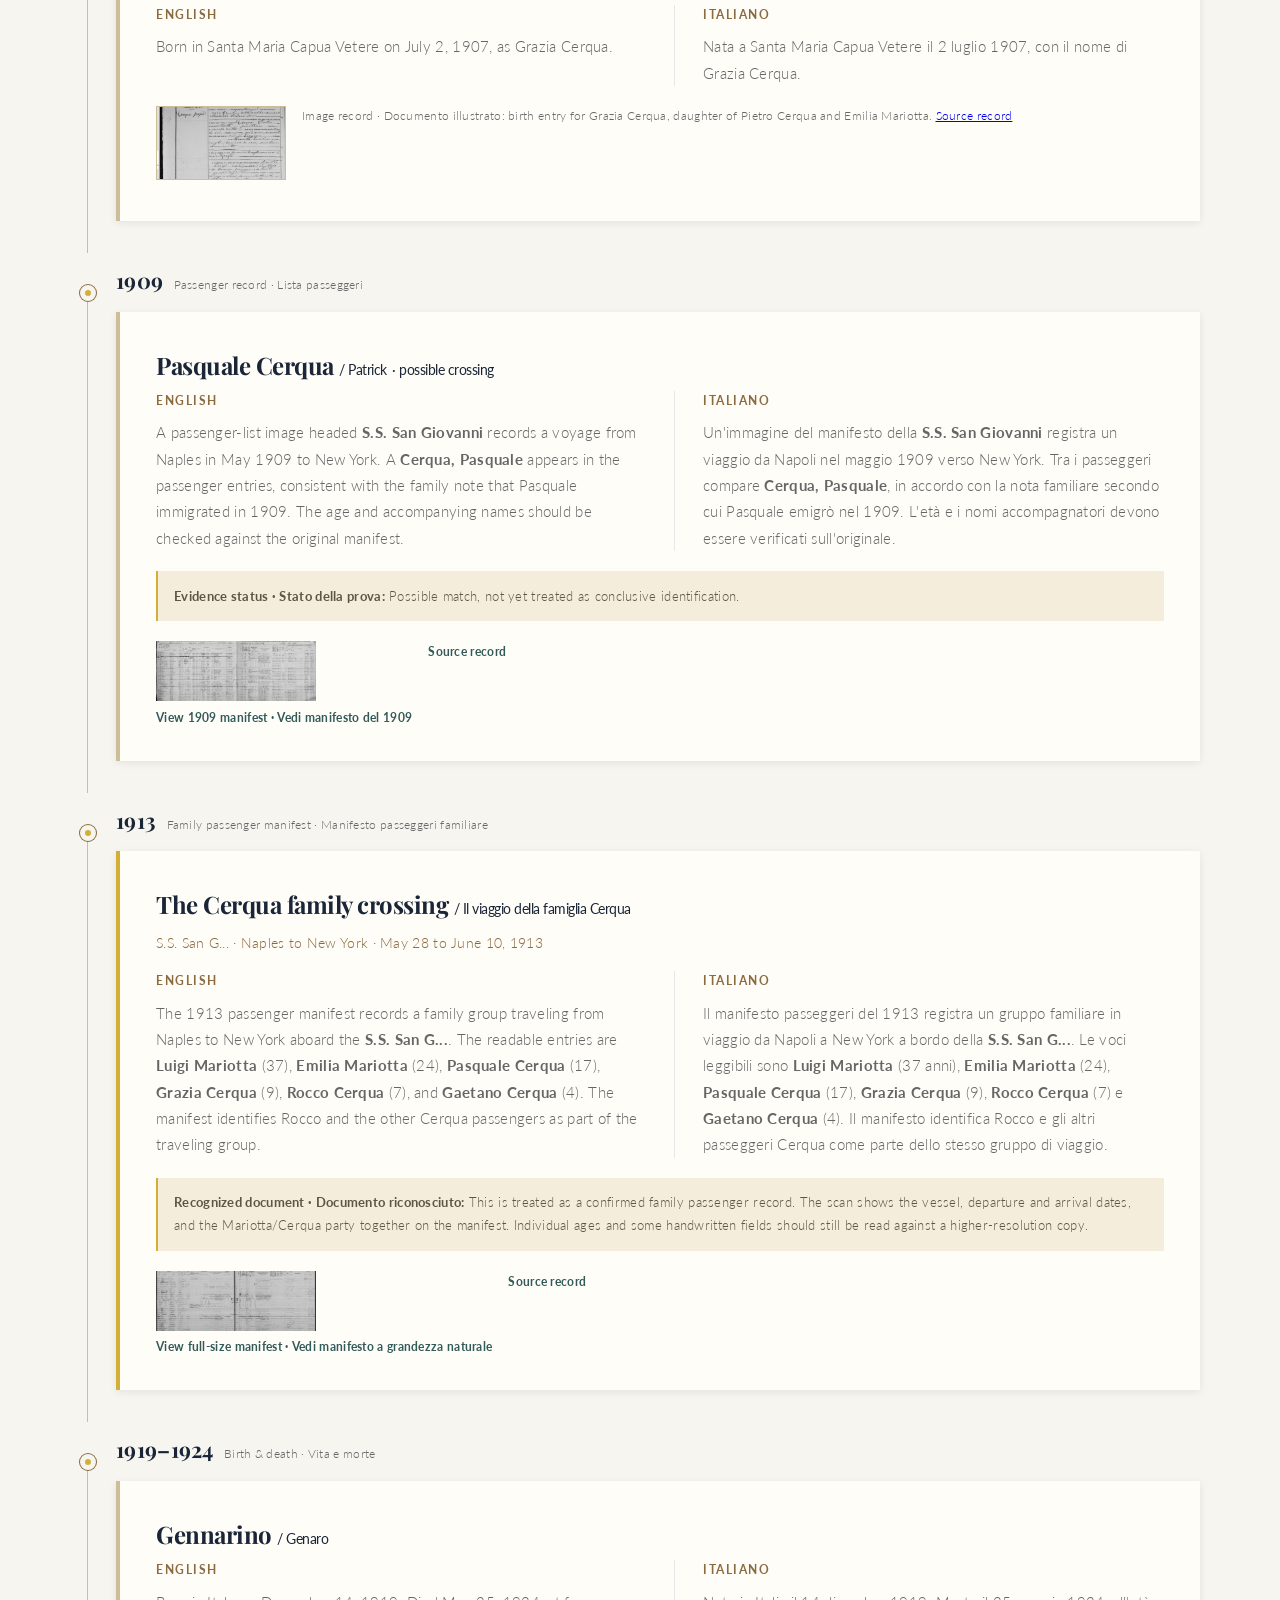
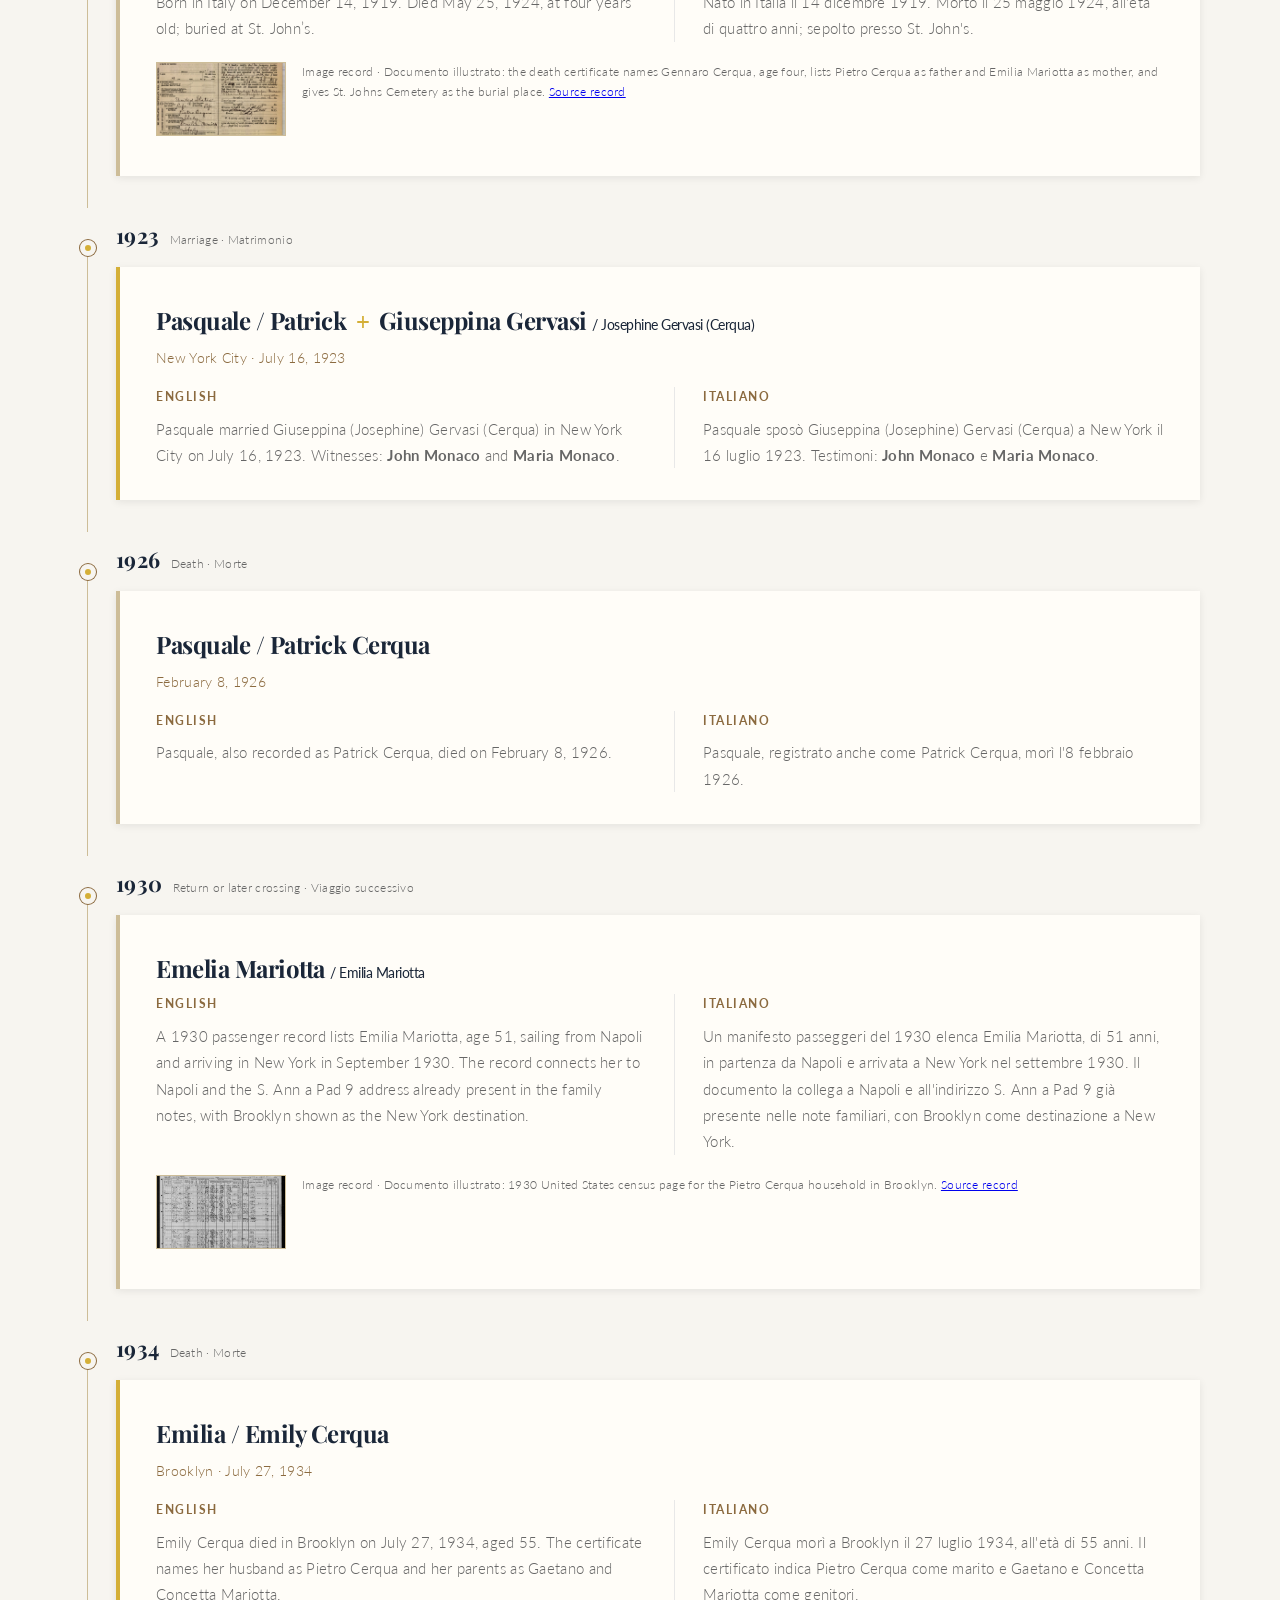
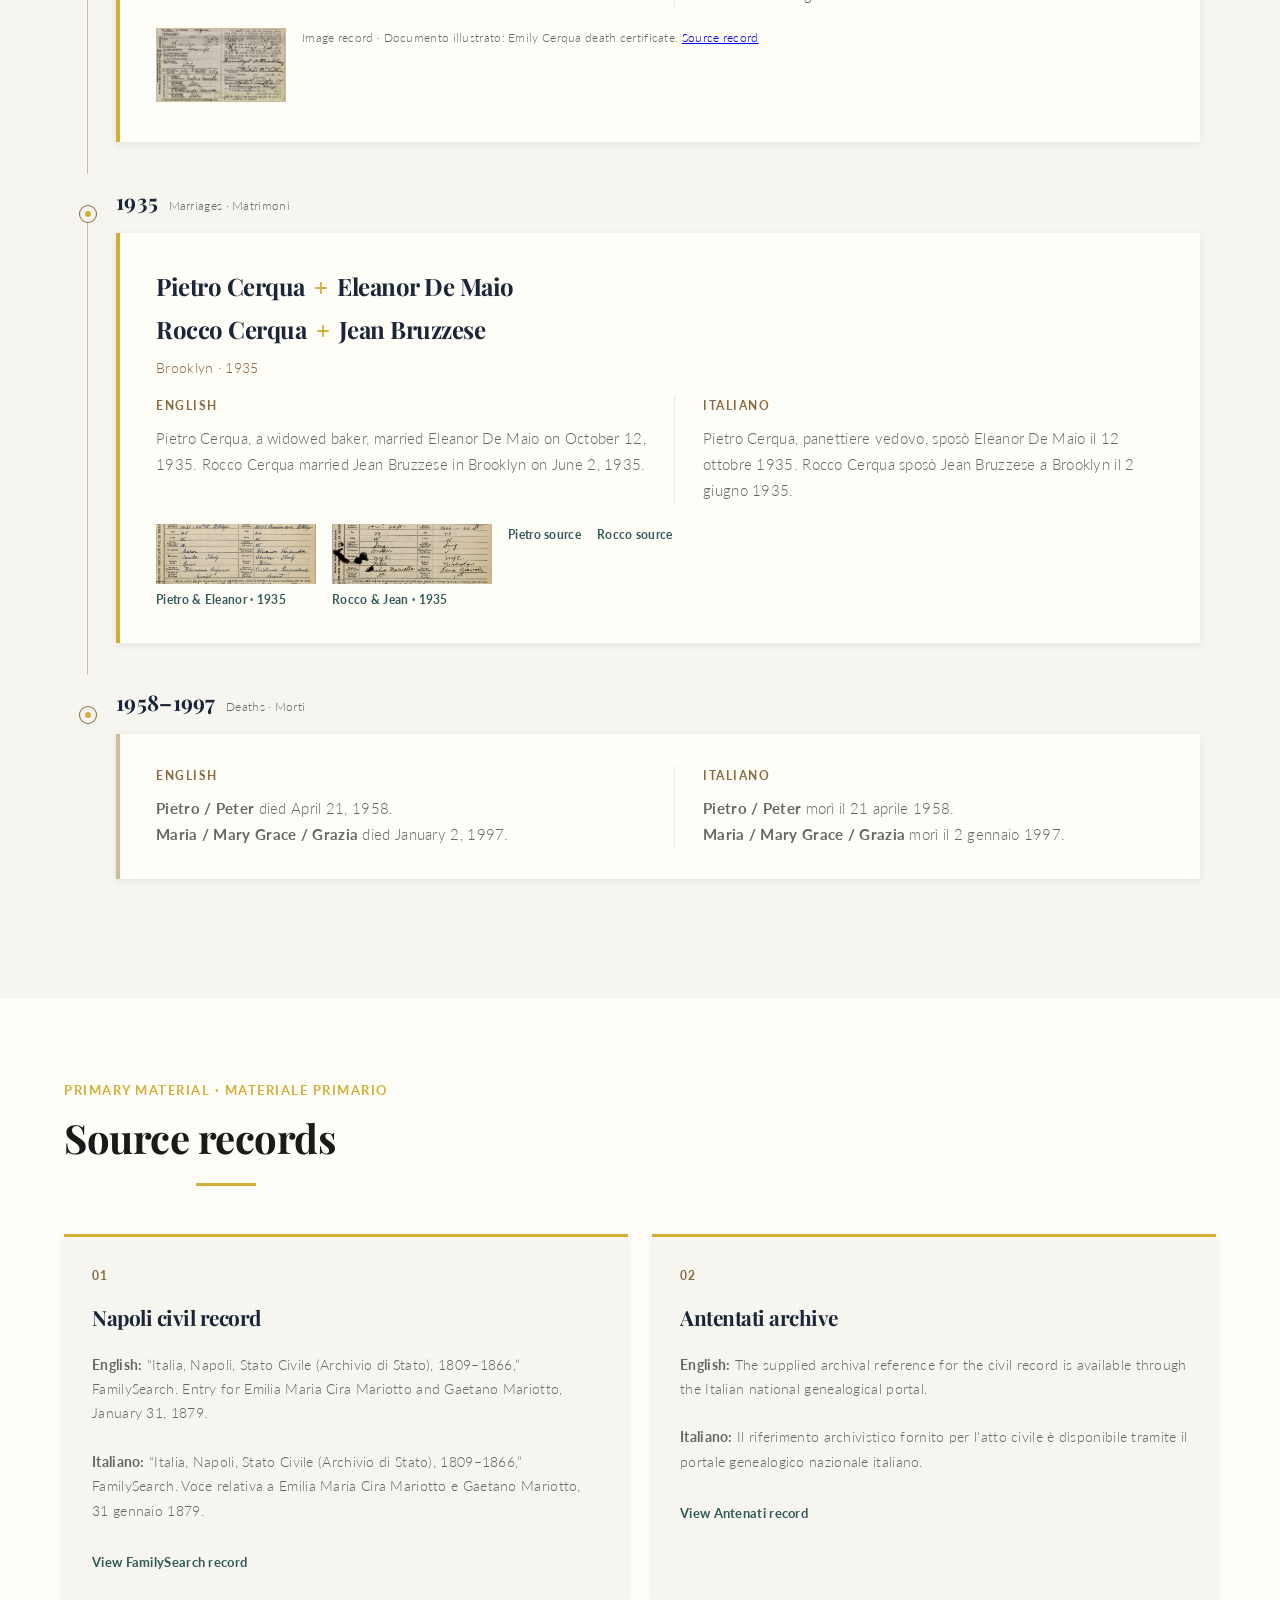
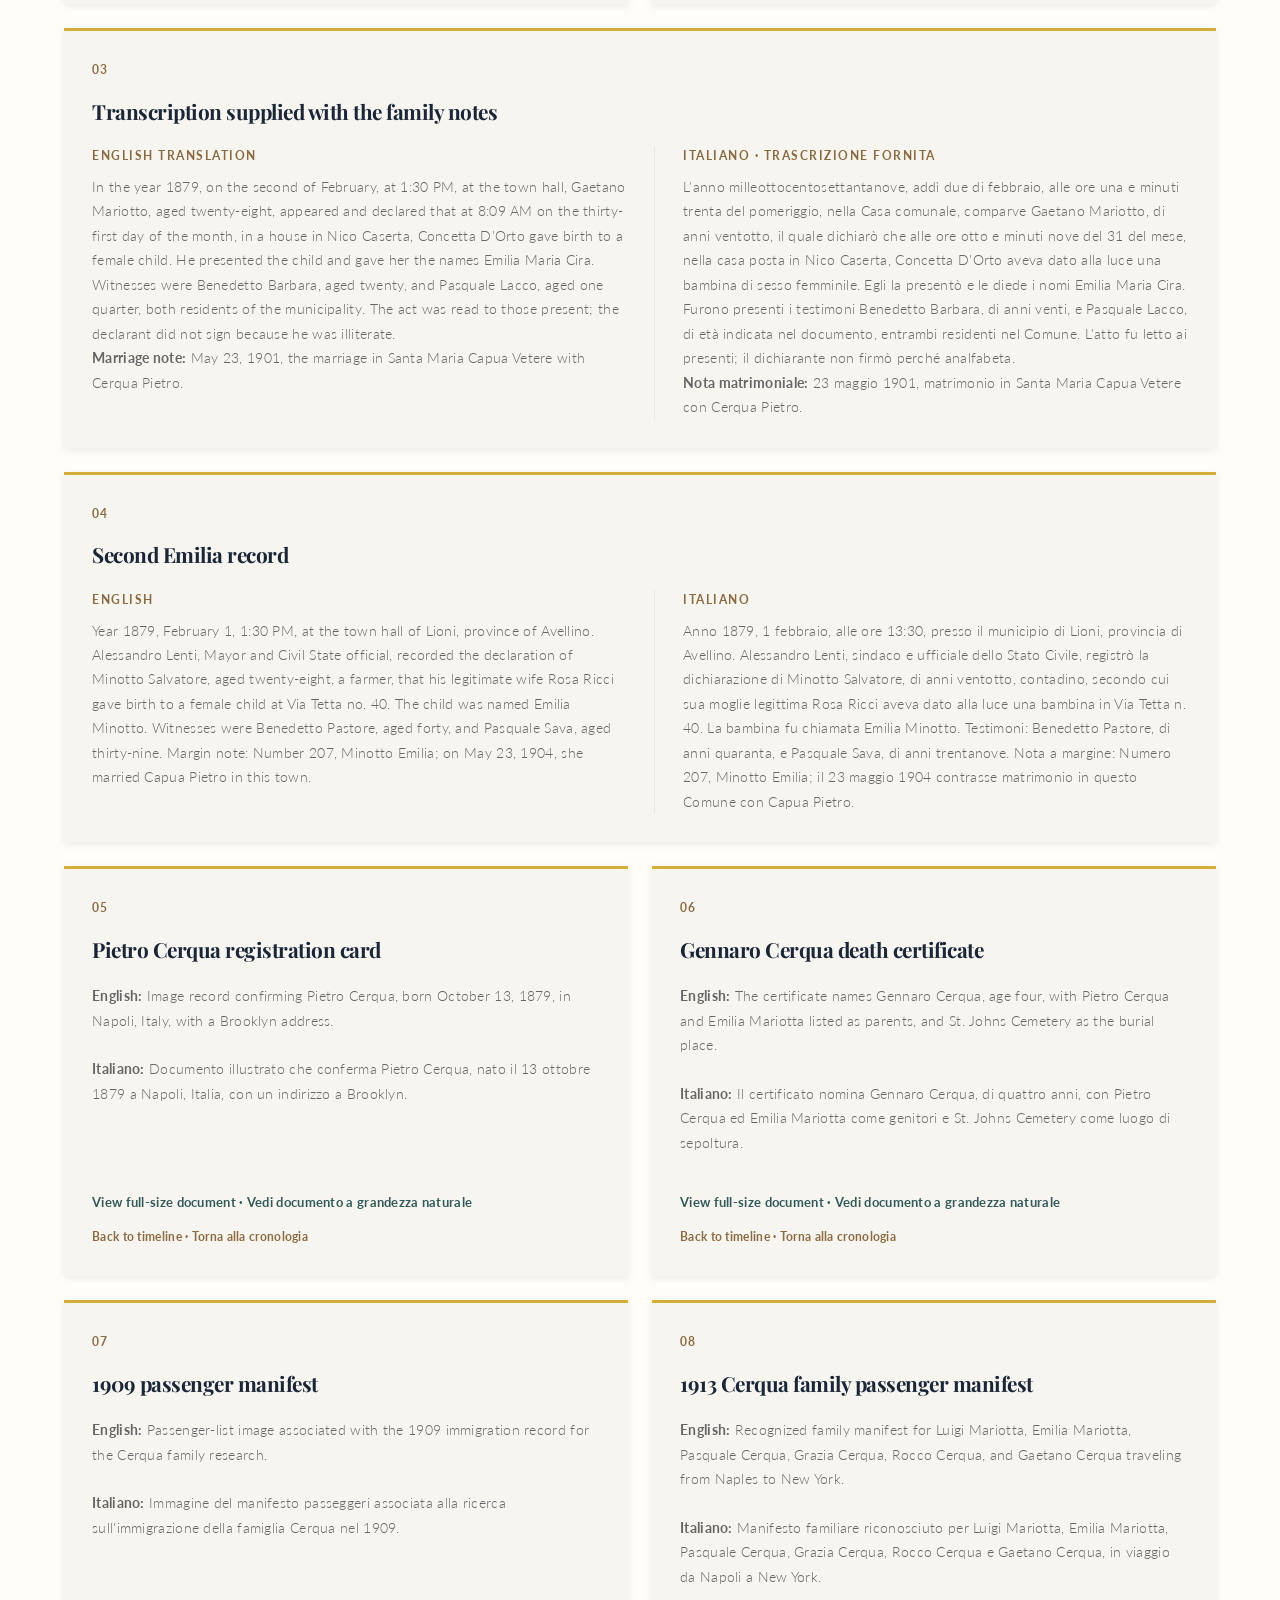
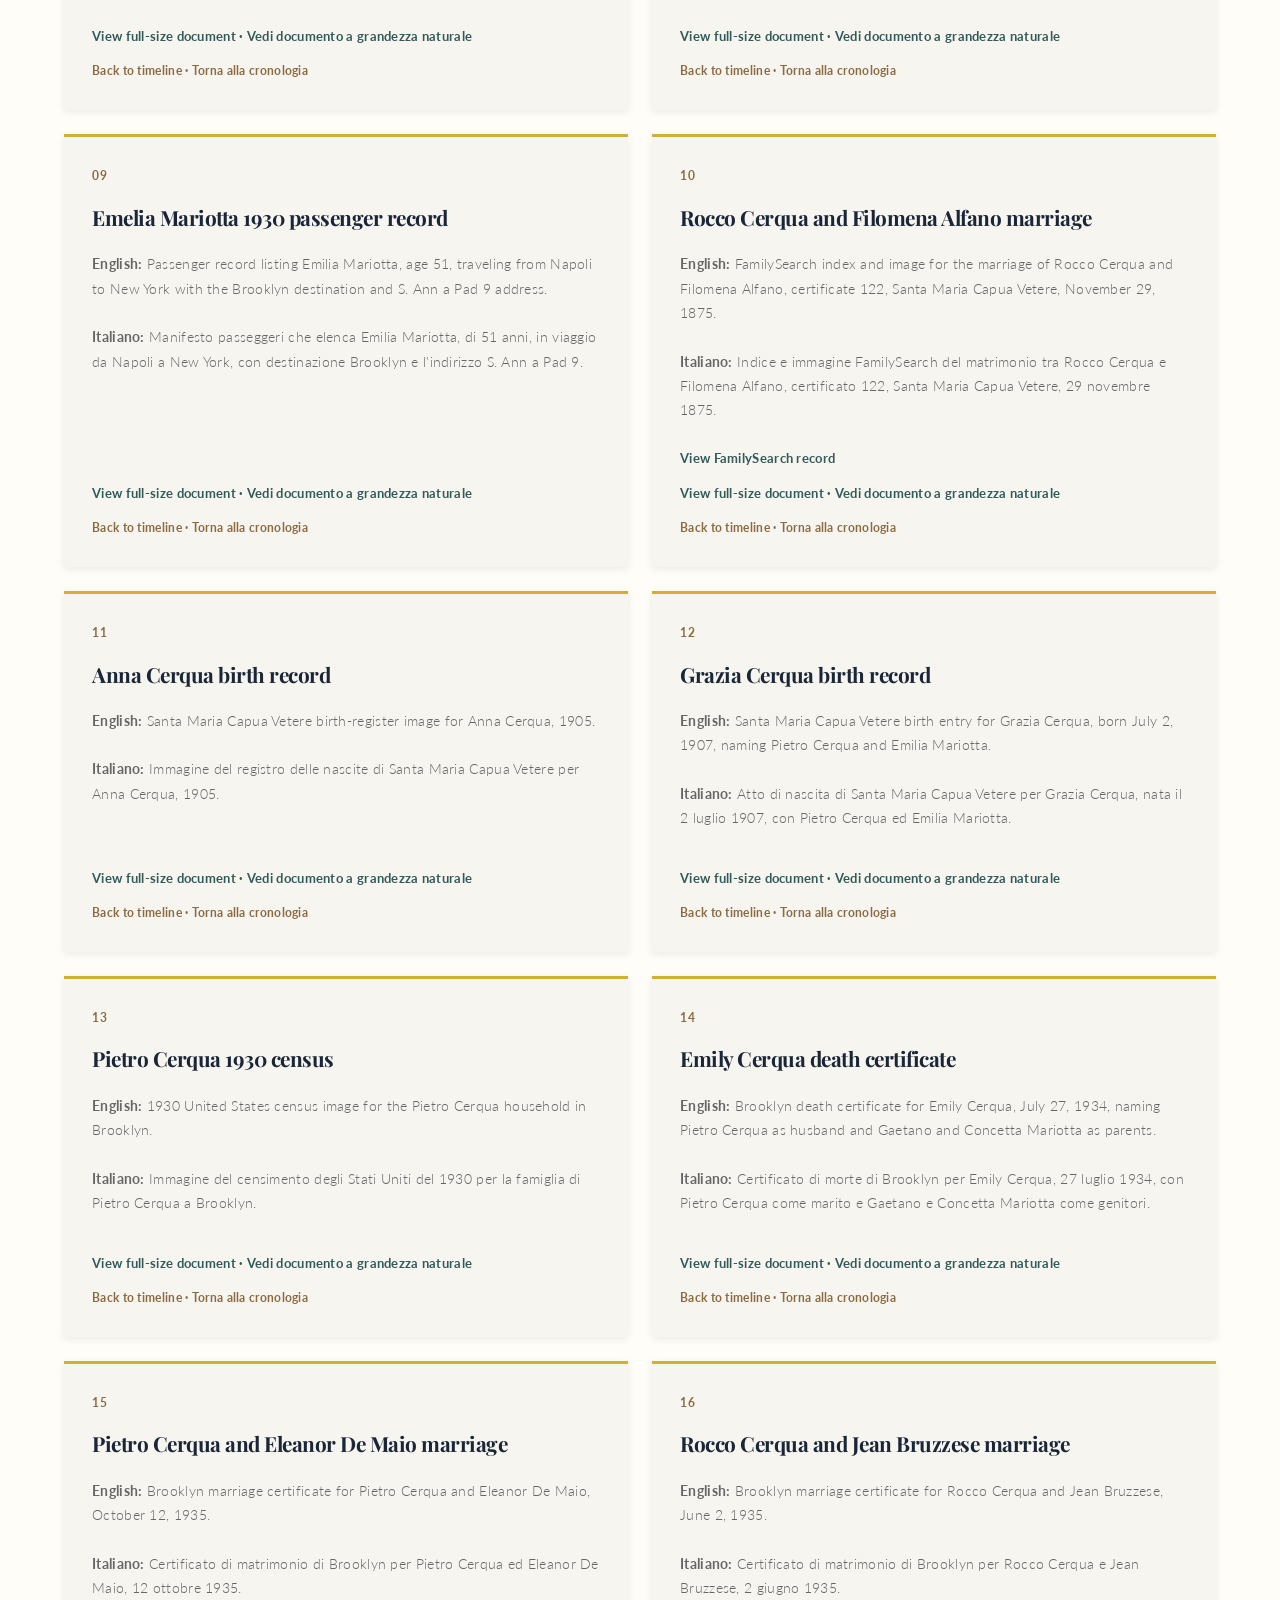
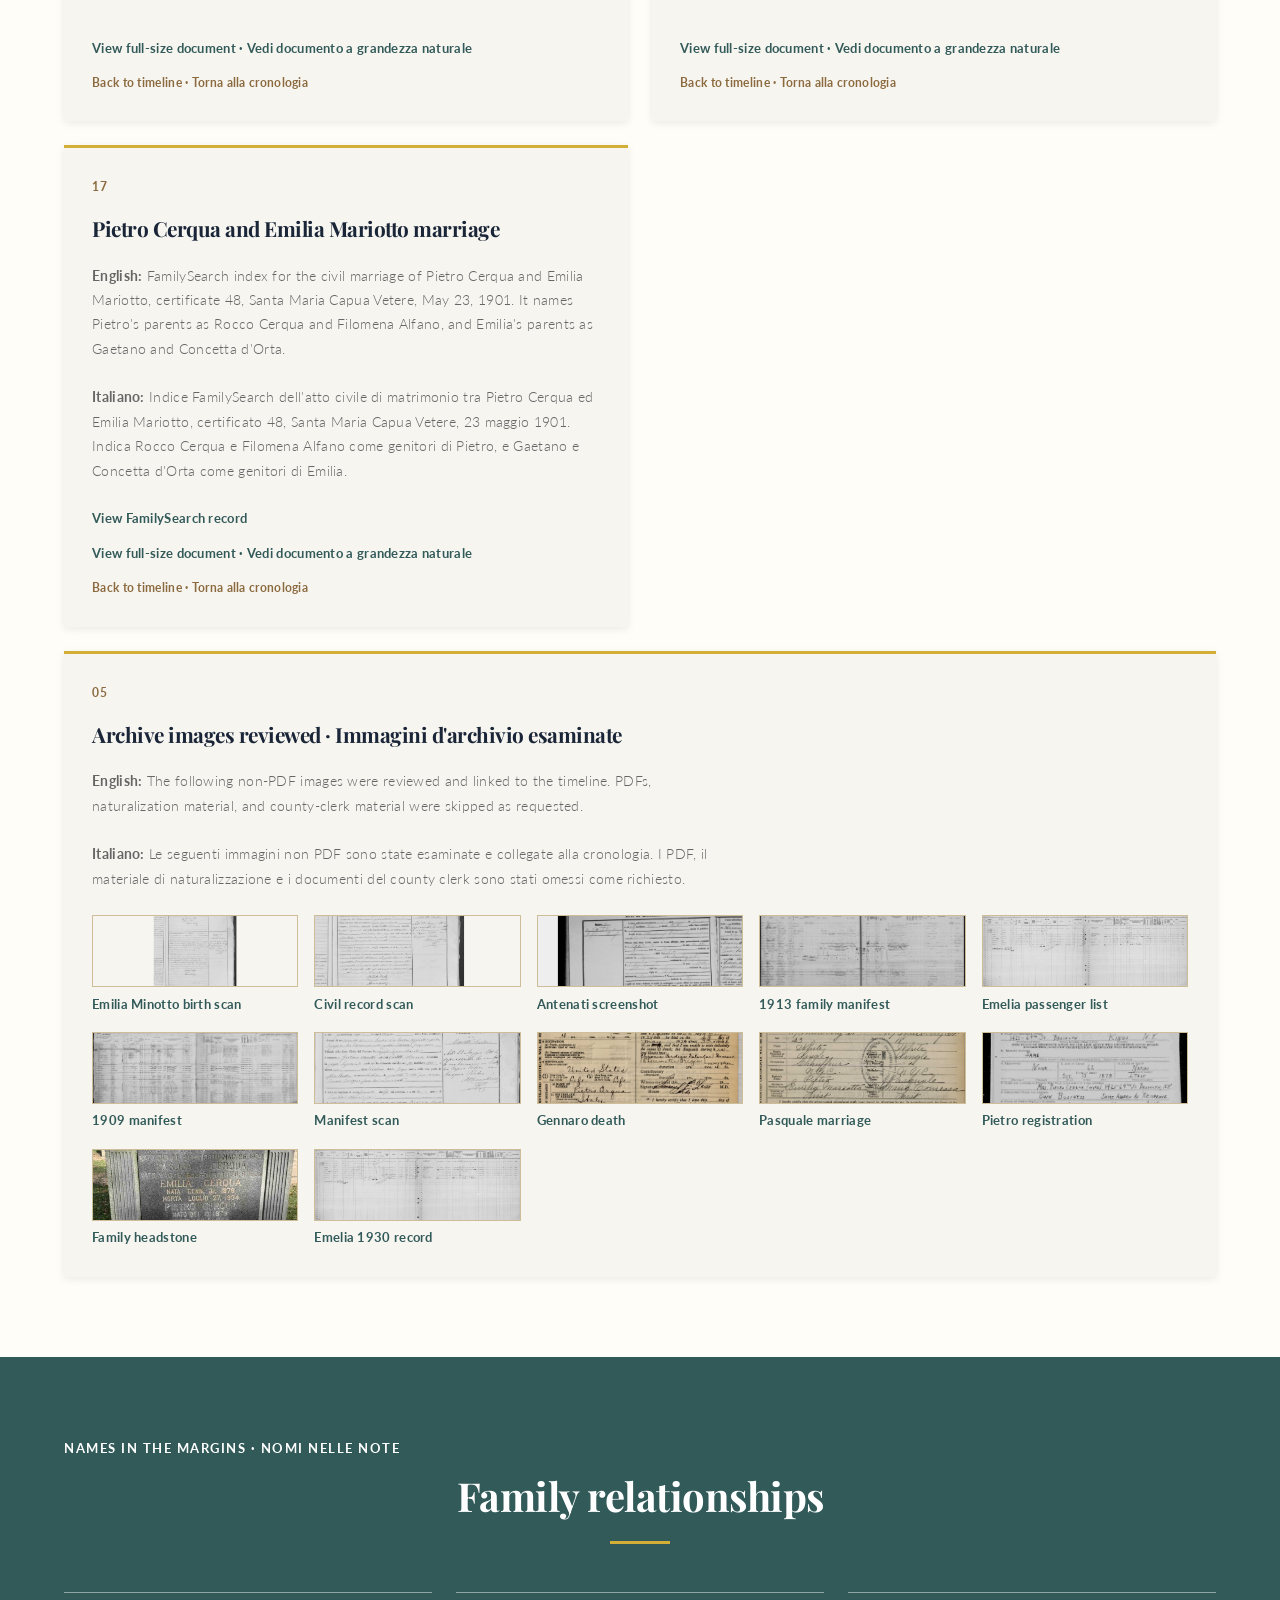
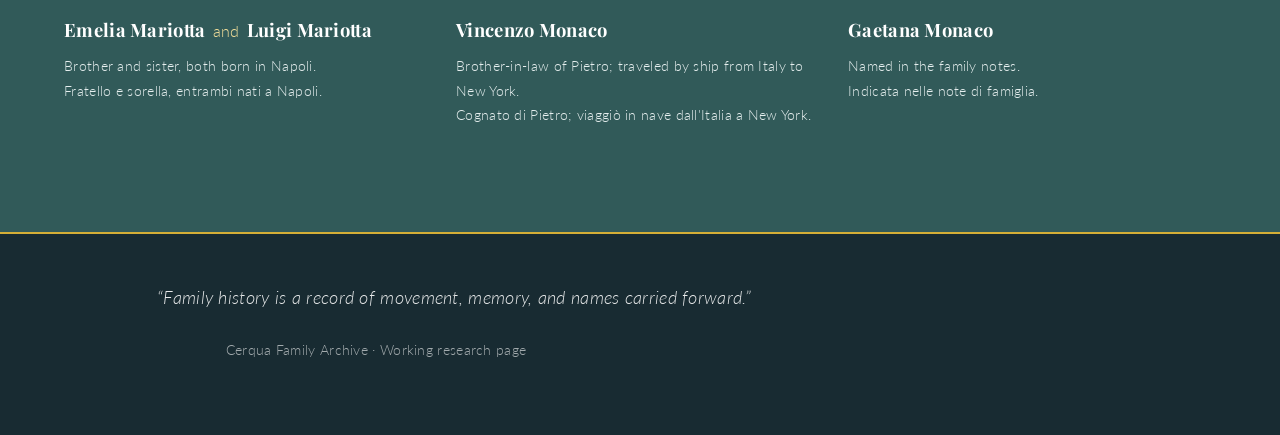
<file: cerqua_family.html>
<!DOCTYPE html>
<html lang="en">
<head>
    <meta charset="UTF-8">
    <meta name="viewport" content="width=device-width, initial-scale=1.0">
    <link rel="icon" href="favicon.svg" type="image/svg+xml">
    <title>Cerqua Family Timeline | Family History</title>
    <link rel="stylesheet" href="style.css">
    <link href="https://fonts.googleapis.com/css2?family=Playfair+Display:wght@600;700&family=Lato:wght@300;400;700&display=swap" rel="stylesheet">
</head>
<body class="family-page">

<header class="header">
    <nav class="navbar">
        <div class="logo">
            <span class="logo-text">SC</span>
        </div>
        <ul class="nav-menu">
            <li><a href="index.html" class="nav-link">Home</a></li>
            <li><a href="about.html" class="nav-link">About</a></li>
            <li><a href="investments.html" class="nav-link">Investments</a></li>
            <li><a href="italy.html" class="nav-link">Italy Journey</a></li>
            <li><a href="contact.html" class="nav-link">Contact</a></li>
        </ul>
    </nav>
</header>

<main>
    <section class="family-hero">
        <div class="section-container family-hero-content">
            <p class="eyebrow">Family archive · Archivio di famiglia</p>
            <h1>Cerqua Family</h1>
            <p class="family-hero-subtitle">A bilingual timeline of names, records, journeys, and the family connections carried from Italy to New York.</p>
            <div class="family-hero-meta">
                <span>Napoli · Napoli</span>
                <span>Santa Maria Capua Vetere</span>
                <span>New York City · New York</span>
            </div>
        </div>
    </section>

    <section class="family-intro">
        <div class="section-container family-intro-grid">
            <div>
                <p class="eyebrow">Reading the record · Leggere il documento</p>
                <h2>People first, records beside them</h2>
            </div>
            <div class="family-intro-copy">
                <p>This working family timeline brings together the names, dates, relationships, immigration notes, and source material supplied for the Cerqua family. English and Italian translations appear side by side wherever a translation is provided or reconstructed.</p>
                <p>Some records conflict. Those differences are retained as research notes so the archive remains honest and useful for later verification.</p>
            </div>
        </div>
    </section>

    <section class="family-timeline-section">
        <div class="section-container">
            <div class="section-heading-row family-heading-row">
                <div>
                    <p class="eyebrow">c. 1844 — 1997</p>
                    <h2 class="section-title">The family timeline</h2>
                </div>
                <div class="language-key" aria-label="Language key">
                    <span>EN</span><span>IT</span>
                </div>
            </div>

                    <div class="family-timeline" id="family-timeline">
                <article class="timeline-event">
                    <div class="timeline-date"><span>c. 1844</span><small>Birth · Nascita</small></div>
                    <div class="timeline-marker" aria-hidden="true"></div>
                    <div class="timeline-card">
                        <div class="person-heading"><h3><strong>Rocco Cerqua</strong></h3><p>Mondragone · estimated birth year</p></div>
                        <div class="bilingual-grid">
                            <div><span class="language-label">English</span><p>Rocco Cerqua was born about 1844 in Mondragone. His 1875 marriage record gives his age as 31 and names Antonio Cerqua and Nicolina De Lise as his parents.</p></div>
                            <div lang="it"><span class="language-label">Italiano</span><p>Rocco Cerqua nacque circa nel 1844 a Mondragone. Il suo atto di matrimonio del 1875 indica l'età di 31 anni e nomina Antonio Cerqua e Nicolina De Lise come genitori.</p></div>
                        </div>
                        <figure class="evidence-inline"><a href="images/cerqua/rocco_cerqua_filomena_alfano_marriage_1875.png" target="_blank" rel="noopener noreferrer"><img src="images/cerqua/rocco_cerqua_filomena_alfano_marriage_1875.png" alt="FamilySearch marriage record establishing Rocco Cerqua's approximate birth year"></a><figcaption>Image record · Documento illustrato: 1875 marriage record used to estimate Rocco's birth year. <a href="#source-rocco-filomena-1875">Source record</a></figcaption></figure>
                    </div>
                </article>

                <article class="timeline-event">
                    <div class="timeline-date"><span>c. 1853</span><small>Birth · Nascita</small></div>
                    <div class="timeline-marker" aria-hidden="true"></div>
                    <div class="timeline-card">
                        <div class="person-heading"><h3><strong>Filomena Alfano</strong></h3><p>Vibalaccio · estimated birth year</p></div>
                        <div class="bilingual-grid">
                            <div><span class="language-label">English</span><p>Filomena Alfano was born about 1853 in Vibalaccio. Her 1875 marriage record gives her age as 22 and names Carmencio Alfano and Luisa Santagata as her parents.</p></div>
                            <div lang="it"><span class="language-label">Italiano</span><p>Filomena Alfano nacque circa nel 1853 a Vibalaccio. Il suo atto di matrimonio del 1875 indica l'età di 22 anni e nomina Carmencio Alfano e Luisa Santagata come genitori.</p></div>
                        </div>
                        <figure class="evidence-inline"><a href="images/cerqua/rocco_cerqua_filomena_alfano_marriage_1875.png" target="_blank" rel="noopener noreferrer"><img src="images/cerqua/rocco_cerqua_filomena_alfano_marriage_1875.png" alt="FamilySearch marriage record establishing Filomena Alfano's approximate birth year"></a><figcaption>Image record · Documento illustrato: 1875 marriage record used to estimate Filomena's birth year. <a href="#source-rocco-filomena-1875">Source record</a></figcaption></figure>
                    </div>
                </article>

                <article class="timeline-event featured-event">
                    <div class="timeline-date"><span>1875</span><small>Marriage · Matrimonio</small></div>
                    <div class="timeline-marker" aria-hidden="true"></div>
                    <div class="timeline-card">
                        <div class="person-heading"><h3><strong>Rocco Cerqua</strong> <em>+</em> <strong>Filomena Alfano</strong></h3><p>Santa Maria Capua Vetere · 29 November 1875</p></div>
                        <div class="bilingual-grid">
                            <div><span class="language-label">English</span><p>Rocco Cerqua, age 31, a farmer born in Mondragone, married Filomena Alfano, age 22, on November 29, 1875. Rocco's parents were Antonio Cerqua and Nicolina De Lise; Filomena's parents were Carmencio Alfano and Luisa Santagata.</p></div>
                            <div lang="it"><span class="language-label">Italiano</span><p>Rocco Cerqua, di 31 anni, colono nato a Mondragone, sposò Filomena Alfano, di 22 anni, il 29 novembre 1875. I genitori di Rocco erano Antonio Cerqua e Nicolina De Lise; i genitori di Filomena erano Carmencio Alfano e Luisa Santagata.</p></div>
                        </div>
                        <figure class="evidence-inline"><a href="images/cerqua/rocco_cerqua_filomena_alfano_marriage_1875.png" target="_blank" rel="noopener noreferrer"><img src="images/cerqua/rocco_cerqua_filomena_alfano_marriage_1875.png" alt="FamilySearch marriage record for Rocco Cerqua and Filomena Alfano dated November 29 1875"></a><figcaption>Image record · Documento illustrato: marriage record, certificate 122. <a href="#source-rocco-filomena-1875">Source record</a></figcaption></figure>
                    </div>
                </article>

                <article class="timeline-event">
                    <div class="timeline-date"><span>1879</span><small>Birth records · Nascite</small></div>
                    <div class="timeline-marker" aria-hidden="true"></div>
                    <div class="timeline-card">
                        <div class="person-heading">
                            <h3><strong>Emelia Mariotta</strong></h3>
                            <p>Also recorded as Amelia, Emily, Mariotta, Mariotti, and Cerqua</p>
                        </div>
                        <div class="bilingual-grid">
                            <div><span class="language-label">English</span><p>Born January 31, 1879. Father: <strong>Gaetano Mariotta</strong>. Mother: <strong>Concetta</strong>, who resided at S. Ann a Pad 9, Napoli.</p></div>
                            <div lang="it"><span class="language-label">Italiano</span><p>Nata il 31 gennaio 1879. Padre: <strong>Gaetano Mariotta</strong>. Madre: <strong>Concetta</strong>, residente a S. Ann a Pad 9, Napoli.</p></div>
                        </div>
                        <div class="record-note"><strong>Record note · Nota del documento:</strong> The supplied civil record names the child <strong>Emilia Maria Cira</strong>, born to Gaetano Mariotto and Concetta D'Orto. A second supplied record identifies <strong>Emilia Minotto</strong>, daughter of Salvatore Minotto and Rosa Ricci. These are preserved as separate records requiring verification.</div>
                        <figure class="evidence-inline"><a href="images/cerqua/napoli_emelia.jpg" target="_blank" rel="noopener noreferrer"><img src="images/cerqua/napoli_emelia.jpg" alt="Passenger record listing Emilia Mariotta from Napoli"></a><figcaption>Image record · Documento illustrato: passenger record for Emilia Mariotta, age 51, Napoli to New York, 1930. <a href="#source-emelia-1930">Source record</a></figcaption></figure>
                    </div>
                </article>

                <article class="timeline-event">
                    <div class="timeline-date"><span>1879</span><small>Birth record · Atto di nascita</small></div>
                    <div class="timeline-marker" aria-hidden="true"></div>
                    <div class="timeline-card">
                        <div class="person-heading">
                            <h3><strong>Pietro Cerqua</strong> <span>/ Peter</span></h3>
                        </div>
                        <div class="bilingual-grid">
                            <div><span class="language-label">English</span><p>Born October 13, 1879, in Italy.</p></div>
                            <div lang="it"><span class="language-label">Italiano</span><p>Nato il 13 ottobre 1879, in Italia.</p></div>
                        </div>
                        <figure class="evidence-inline"><a href="images/cerqua/pietro_draft.png" target="_blank" rel="noopener noreferrer"><img src="images/cerqua/pietro_draft.png" alt="Pietro Cerqua draft registration card"></a><figcaption>Image record · Documento illustrato: registration card confirms Pietro Cerqua, born October 13, 1879, Napoli, Italy; Brooklyn address listed as 1421–64th Street. <a href="#source-pietro">Source record</a></figcaption></figure>
                    </div>
                </article>

                <article class="timeline-event featured-event">
                    <div class="timeline-date"><span>1901</span><small>Marriage · Matrimonio</small></div>
                    <div class="timeline-marker" aria-hidden="true"></div>
                    <div class="timeline-card">
                        <div class="person-heading">
                            <h3><strong>Pietro Cerqua</strong> <span>/ Peter</span> <em>+</em> <strong>Emelia Mariotta</strong></h3>
                            <p>Santa Maria Capua Vetere · 23 May 1901</p>
                        </div>
                        <div class="bilingual-grid">
                            <div><span class="language-label">English</span><p>Marriage recorded on May 23, 1901, in Santa Maria Capua Vetere, between Pietro Cerqua and Emelia Mariotta.</p></div>
                            <div lang="it"><span class="language-label">Italiano</span><p>Matrimonio registrato il 23 maggio 1901 a Santa Maria Capua Vetere, tra Pietro Cerqua ed Emelia Mariotta.</p></div>
                        </div>
                        <div class="record-note"><strong>Research note · Nota di ricerca:</strong> The FamilySearch index gives Pietro's age as 21, birthplace as Mondragone, and parents as Rocco Cerqua and Filomena Alfano; Emilia Mariotto is listed as 22, born in Napoli to Gaetano and Concetta d'Orta. These details estimate Pietro's birth year as 1880, which conflicts with the October 13, 1879 date in his registration card. The supplied margin note also reads “23 Maggio 1901 ... matrimonio in Santa Maria Capua Vetere con Cerqua Pietro.” The separate Emilia Minotto record gives a different note: marriage on May 23, 1904, with Capua Pietro.</div>
                        <figure class="evidence-inline"><a href="images/cerqua/pietro_cerqua_emilia_mariotto_marriage_1901_familysearch.png" target="_blank" rel="noopener noreferrer"><img src="images/cerqua/pietro_cerqua_emilia_mariotto_marriage_1901_familysearch.png" alt="FamilySearch index for the 1901 marriage of Pietro Cerqua and Emilia Mariotto"></a><figcaption>Image record · Documento illustrato: FamilySearch index for the civil marriage act, certificate 48. <a href="#source-pietro-emilia-1901">Source record</a></figcaption></figure>
                    </div>
                </article>

                <article class="timeline-event">
                    <div class="timeline-date"><span>1903</span><small>Birth · Nascita</small></div>
                    <div class="timeline-marker" aria-hidden="true"></div>
                    <div class="timeline-card">
                        <div class="person-heading"><h3><strong>Pasquale</strong> <span>/ Patrick</span></h3></div>
                        <div class="bilingual-grid">
                            <div><span class="language-label">English</span><p>Born in Italy on May 15, 1903.</p></div>
                            <div lang="it"><span class="language-label">Italiano</span><p>Nato in Italia il 15 maggio 1903.</p></div>
                        </div>
                    </div>
                </article>

                <article class="timeline-event">
                    <div class="timeline-date"><span>1905</span><small>Birth · Nascita</small></div>
                    <div class="timeline-marker" aria-hidden="true"></div>
                    <div class="timeline-card">
                        <div class="person-heading"><h3><strong>Anna Cerqua</strong></h3><p>Santa Maria Capua Vetere · 1905</p></div>
                        <div class="bilingual-grid">
                            <div><span class="language-label">English</span><p>A Santa Maria Capua Vetere civil birth register includes an entry for Anna Cerqua in 1905.</p></div>
                            <div lang="it"><span class="language-label">Italiano</span><p>Un registro civile delle nascite di Santa Maria Capua Vetere include un atto per Anna Cerqua nel 1905.</p></div>
                        </div>
                        <figure class="evidence-inline"><a href="images/cerqua/anna_cerqua_birth_1905.png" target="_blank" rel="noopener noreferrer"><img src="images/cerqua/anna_cerqua_birth_1905.png" alt="Anna Cerqua birth entry in the 1905 Santa Maria Capua Vetere register"></a><figcaption>Image record · Documento illustrato: Anna Cerqua birth-register entry. <a href="#source-anna-1905">Source record</a></figcaption></figure>
                    </div>
                </article>

                <article class="timeline-event">
                    <div class="timeline-date"><span>1907</span><small>Birth · Nascita</small></div>
                    <div class="timeline-marker" aria-hidden="true"></div>
                    <div class="timeline-card">
                        <div class="person-heading"><h3><strong>Maria</strong> <span>/ Mary Grace / Grazia / Corsaro</span></h3></div>
                        <div class="bilingual-grid">
                            <div><span class="language-label">English</span><p>Born in Santa Maria Capua Vetere on July 2, 1907, as Grazia Cerqua.</p></div>
                            <div lang="it"><span class="language-label">Italiano</span><p>Nata a Santa Maria Capua Vetere il 2 luglio 1907, con il nome di Grazia Cerqua.</p></div>
                        </div>
                        <figure class="evidence-inline"><a href="images/cerqua/grazia_cerqua_birth_1907_familysearch.png" target="_blank" rel="noopener noreferrer"><img src="images/cerqua/grazia_cerqua_birth_1907_familysearch.png" alt="Grazia Cerqua birth record dated July 2 1907"></a><figcaption>Image record · Documento illustrato: birth entry for Grazia Cerqua, daughter of Pietro Cerqua and Emilia Mariotta. <a href="#source-grazia-1907">Source record</a></figcaption></figure>
                    </div>
                </article>

                <article class="timeline-event">
                    <div class="timeline-date"><span>1909</span><small>Passenger record · Lista passeggeri</small></div>
                    <div class="timeline-marker" aria-hidden="true"></div>
                    <div class="timeline-card">
                        <div class="person-heading"><h3><strong>Pasquale Cerqua</strong> <span>/ Patrick</span> <span>· possible crossing</span></h3></div>
                        <div class="bilingual-grid">
                            <div><span class="language-label">English</span><p>A passenger-list image headed <strong>S.S. San Giovanni</strong> records a voyage from Naples in May 1909 to New York. A <strong>Cerqua, Pasquale</strong> appears in the passenger entries, consistent with the family note that Pasquale immigrated in 1909. The age and accompanying names should be checked against the original manifest.</p></div>
                            <div lang="it"><span class="language-label">Italiano</span><p>Un'immagine del manifesto della <strong>S.S. San Giovanni</strong> registra un viaggio da Napoli nel maggio 1909 verso New York. Tra i passeggeri compare <strong>Cerqua, Pasquale</strong>, in accordo con la nota familiare secondo cui Pasquale emigrò nel 1909. L'età e i nomi accompagnatori devono essere verificati sull'originale.</p></div>
                        </div>
                        <div class="record-note"><strong>Evidence status · Stato della prova:</strong> Possible match, not yet treated as conclusive identification.</div>
                        <div class="evidence-strip"><a href="images/cerqua/passenger_list_1909.jpg" target="_blank" rel="noopener noreferrer"><img src="images/cerqua/passenger_list_1909.jpg" alt="1909 passenger manifest from Naples to New York"><span>View 1909 manifest · Vedi manifesto del 1909</span></a><a class="document-source-link" href="#source-1909">Source record</a></div>
                    </div>
                </article>

                <article class="timeline-event featured-event">
                    <div class="timeline-date"><span>1913</span><small>Family passenger manifest · Manifesto passeggeri familiare</small></div>
                    <div class="timeline-marker" aria-hidden="true"></div>
                    <div class="timeline-card">
                        <div class="person-heading"><h3><strong>The Cerqua family crossing</strong> <span>/ Il viaggio della famiglia Cerqua</span></h3><p>S.S. San G... · Naples to New York · May 28 to June 10, 1913</p></div>
                        <div class="bilingual-grid">
                            <div><span class="language-label">English</span><p>The 1913 passenger manifest records a family group traveling from Naples to New York aboard the <strong>S.S. San G...</strong>. The readable entries are <strong>Luigi Mariotta</strong> (37), <strong>Emilia Mariotta</strong> (24), <strong>Pasquale Cerqua</strong> (17), <strong>Grazia Cerqua</strong> (9), <strong>Rocco Cerqua</strong> (7), and <strong>Gaetano Cerqua</strong> (4). The manifest identifies Rocco and the other Cerqua passengers as part of the traveling group.</p></div>
                            <div lang="it"><span class="language-label">Italiano</span><p>Il manifesto passeggeri del 1913 registra un gruppo familiare in viaggio da Napoli a New York a bordo della <strong>S.S. San G...</strong>. Le voci leggibili sono <strong>Luigi Mariotta</strong> (37 anni), <strong>Emilia Mariotta</strong> (24), <strong>Pasquale Cerqua</strong> (17), <strong>Grazia Cerqua</strong> (9), <strong>Rocco Cerqua</strong> (7) e <strong>Gaetano Cerqua</strong> (4). Il manifesto identifica Rocco e gli altri passeggeri Cerqua come parte dello stesso gruppo di viaggio.</p></div>
                        </div>
                        <div class="record-note"><strong>Recognized document · Documento riconosciuto:</strong> This is treated as a confirmed family passenger record. The scan shows the vessel, departure and arrival dates, and the Mariotta/Cerqua party together on the manifest. Individual ages and some handwritten fields should still be read against a higher-resolution copy.</div>
                        <div class="evidence-strip"><a href="images/cerqua/007676230_00248-s.jpg" target="_blank" rel="noopener noreferrer"><img src="images/cerqua/007676230_00248-s.jpg" alt="1913 Cerqua family passenger manifest"><span>View full-size manifest · Vedi manifesto a grandezza naturale</span></a><a class="document-source-link" href="#source-1913">Source record</a></div>
                    </div>
                </article>

                <article class="timeline-event">
                    <div class="timeline-date"><span>1919–1924</span><small>Birth & death · Vita e morte</small></div>
                    <div class="timeline-marker" aria-hidden="true"></div>
                    <div class="timeline-card">
                        <div class="person-heading"><h3><strong>Gennarino</strong> <span>/ Genaro</span></h3></div>
                        <div class="bilingual-grid">
                            <div><span class="language-label">English</span><p>Born in Italy on December 14, 1919. Died May 25, 1924, at four years old; buried at St. John’s.</p></div>
                            <div lang="it"><span class="language-label">Italiano</span><p>Nato in Italia il 14 dicembre 1919. Morto il 25 maggio 1924, all'età di quattro anni; sepolto presso St. John's.</p></div>
                        </div>
                        <figure class="evidence-inline"><a href="images/cerqua/gennaro_death.jpg" target="_blank" rel="noopener noreferrer"><img src="images/cerqua/gennaro_death.jpg" alt="Gennaro Cerqua death certificate"></a><figcaption>Image record · Documento illustrato: the death certificate names Gennaro Cerqua, age four, lists Pietro Cerqua as father and Emilia Mariotta as mother, and gives St. Johns Cemetery as the burial place. <a href="#source-gennaro">Source record</a></figcaption></figure>
                    </div>
                </article>

                <article class="timeline-event featured-event">
                    <div class="timeline-date"><span>1923</span><small>Marriage · Matrimonio</small></div>
                    <div class="timeline-marker" aria-hidden="true"></div>
                    <div class="timeline-card">
                        <div class="person-heading"><h3><strong>Pasquale / Patrick</strong> <em>+</em> <strong>Giuseppina Gervasi</strong> <span>/ Josephine Gervasi (Cerqua)</span></h3><p>New York City · July 16, 1923</p></div>
                        <div class="bilingual-grid">
                            <div><span class="language-label">English</span><p>Pasquale married Giuseppina (Josephine) Gervasi (Cerqua) in New York City on July 16, 1923. Witnesses: <strong>John Monaco</strong> and <strong>Maria Monaco</strong>.</p></div>
                            <div lang="it"><span class="language-label">Italiano</span><p>Pasquale sposò Giuseppina (Josephine) Gervasi (Cerqua) a New York il 16 luglio 1923. Testimoni: <strong>John Monaco</strong> e <strong>Maria Monaco</strong>.</p></div>
                        </div>
                    </div>
                </article>

                <article class="timeline-event">
                    <div class="timeline-date"><span>1926</span><small>Death · Morte</small></div>
                    <div class="timeline-marker" aria-hidden="true"></div>
                    <div class="timeline-card">
                        <div class="person-heading"><h3><strong>Pasquale / Patrick Cerqua</strong></h3><p>February 8, 1926</p></div>
                        <div class="bilingual-grid">
                            <div><span class="language-label">English</span><p>Pasquale, also recorded as Patrick Cerqua, died on February 8, 1926.</p></div>
                            <div lang="it"><span class="language-label">Italiano</span><p>Pasquale, registrato anche come Patrick Cerqua, morì l'8 febbraio 1926.</p></div>
                        </div>
                    </div>
                </article>

                <article class="timeline-event">
                    <div class="timeline-date"><span>1930</span><small>Return or later crossing · Viaggio successivo</small></div>
                    <div class="timeline-marker" aria-hidden="true"></div>
                    <div class="timeline-card">
                        <div class="person-heading"><h3><strong>Emelia Mariotta</strong> <span>/ Emilia Mariotta</span></h3></div>
                        <div class="bilingual-grid">
                            <div><span class="language-label">English</span><p>A 1930 passenger record lists Emilia Mariotta, age 51, sailing from Napoli and arriving in New York in September 1930. The record connects her to Napoli and the S. Ann a Pad 9 address already present in the family notes, with Brooklyn shown as the New York destination.</p></div>
                            <div lang="it"><span class="language-label">Italiano</span><p>Un manifesto passeggeri del 1930 elenca Emilia Mariotta, di 51 anni, in partenza da Napoli e arrivata a New York nel settembre 1930. Il documento la collega a Napoli e all'indirizzo S. Ann a Pad 9 già presente nelle note familiari, con Brooklyn come destinazione a New York.</p></div>
                        </div>
                        <figure class="evidence-inline"><a href="images/cerqua/pietro_cerqua_census_1930.jpg" target="_blank" rel="noopener noreferrer"><img src="images/cerqua/pietro_cerqua_census_1930.jpg" alt="1930 census page containing the Pietro Cerqua household"></a><figcaption>Image record · Documento illustrato: 1930 United States census page for the Pietro Cerqua household in Brooklyn. <a href="#source-pietro-census-1930">Source record</a></figcaption></figure>
                    </div>
                </article>

                <article class="timeline-event featured-event">
                    <div class="timeline-date"><span>1934</span><small>Death · Morte</small></div>
                    <div class="timeline-marker" aria-hidden="true"></div>
                    <div class="timeline-card">
                        <div class="person-heading"><h3><strong>Emilia / Emily Cerqua</strong></h3><p>Brooklyn · July 27, 1934</p></div>
                        <div class="bilingual-grid">
                            <div><span class="language-label">English</span><p>Emily Cerqua died in Brooklyn on July 27, 1934, aged 55. The certificate names her husband as Pietro Cerqua and her parents as Gaetano and Concetta Mariotta.</p></div>
                            <div lang="it"><span class="language-label">Italiano</span><p>Emily Cerqua morì a Brooklyn il 27 luglio 1934, all'età di 55 anni. Il certificato indica Pietro Cerqua come marito e Gaetano e Concetta Mariotta come genitori.</p></div>
                        </div>
                        <figure class="evidence-inline"><a href="images/cerqua/emilia_cerqua_death_1934.jpg" target="_blank" rel="noopener noreferrer"><img src="images/cerqua/emilia_cerqua_death_1934.jpg" alt="1934 death certificate for Emily Cerqua"></a><figcaption>Image record · Documento illustrato: Emily Cerqua death certificate. <a href="#source-emilia-death-1934">Source record</a></figcaption></figure>
                    </div>
                </article>

                <article class="timeline-event featured-event">
                    <div class="timeline-date"><span>1935</span><small>Marriages · Matrimoni</small></div>
                    <div class="timeline-marker" aria-hidden="true"></div>
                    <div class="timeline-card">
                        <div class="person-heading"><h3><strong>Pietro Cerqua</strong> <em>+</em> <strong>Eleanor De Maio</strong><br><strong>Rocco Cerqua</strong> <em>+</em> <strong>Jean Bruzzese</strong></h3><p>Brooklyn · 1935</p></div>
                        <div class="bilingual-grid">
                            <div><span class="language-label">English</span><p>Pietro Cerqua, a widowed baker, married Eleanor De Maio on October 12, 1935. Rocco Cerqua married Jean Bruzzese in Brooklyn on June 2, 1935.</p></div>
                            <div lang="it"><span class="language-label">Italiano</span><p>Pietro Cerqua, panettiere vedovo, sposò Eleanor De Maio il 12 ottobre 1935. Rocco Cerqua sposò Jean Bruzzese a Brooklyn il 2 giugno 1935.</p></div>
                        </div>
                        <div class="evidence-strip"><a href="images/cerqua/pietro_cerqua_marriage_1935.jpg" target="_blank" rel="noopener noreferrer"><img src="images/cerqua/pietro_cerqua_marriage_1935.jpg" alt="1935 marriage certificate for Pietro Cerqua and Eleanor De Maio"><span>Pietro &amp; Eleanor · 1935</span></a><a href="images/cerqua/rocco_cerqua_marriage_1935.jpg" target="_blank" rel="noopener noreferrer"><img src="images/cerqua/rocco_cerqua_marriage_1935.jpg" alt="1935 marriage certificate for Rocco Cerqua and Jean Bruzzese"><span>Rocco &amp; Jean · 1935</span></a><a class="document-source-link" href="#source-pietro-marriage-1935">Pietro source</a><a class="document-source-link" href="#source-rocco-marriage-1935">Rocco source</a></div>
                    </div>
                </article>

                <article class="timeline-event">
                    <div class="timeline-date"><span>1958–1997</span><small>Deaths · Morti</small></div>
                    <div class="timeline-marker" aria-hidden="true"></div>
                    <div class="timeline-card">
                        <div class="bilingual-grid death-grid">
                            <div><span class="language-label">English</span><p><strong>Pietro / Peter</strong> died April 21, 1958.<br><strong>Maria / Mary Grace / Grazia</strong> died January 2, 1997.</p></div>
                            <div lang="it"><span class="language-label">Italiano</span><p><strong>Pietro / Peter</strong> morì il 21 aprile 1958.<br><strong>Maria / Mary Grace / Grazia</strong> morì il 2 gennaio 1997.</p></div>
                        </div>
                    </div>
                </article>
            </div>
        </div>
    </section>

    <section class="family-records">
        <div class="section-container">
            <div class="section-heading-row family-heading-row">
                <div><p class="eyebrow">Primary material · Materiale primario</p><h2 class="section-title">Source records</h2></div>
            </div>
            <div class="records-grid">
                <article class="record-card"><span class="record-number">01</span><h3>Napoli civil record</h3><p><strong>English:</strong> “Italia, Napoli, Stato Civile (Archivio di Stato), 1809–1866,” FamilySearch. Entry for Emilia Maria Cira Mariotto and Gaetano Mariotto, January 31, 1879.</p><p lang="it"><strong>Italiano:</strong> “Italia, Napoli, Stato Civile (Archivio di Stato), 1809–1866,” FamilySearch. Voce relativa a Emilia Maria Cira Mariotto e Gaetano Mariotto, 31 gennaio 1879.</p><a href="https://www.familysearch.org/ark:/61903/1:1:6N2R-KQBW" target="_blank" rel="noopener noreferrer">View FamilySearch record</a></article>
                <article class="record-card"><span class="record-number">02</span><h3>Antentati archive</h3><p><strong>English:</strong> The supplied archival reference for the civil record is available through the Italian national genealogical portal.</p><p lang="it"><strong>Italiano:</strong> Il riferimento archivistico fornito per l'atto civile è disponibile tramite il portale genealogico nazionale italiano.</p><a href="https://antenati.cultura.gov.it/ark:/12657/an_ua36150614/LprMrJl" target="_blank" rel="noopener noreferrer">View Antenati record</a></article>
                <article class="record-card record-card-wide"><span class="record-number">03</span><h3>Transcription supplied with the family notes</h3>
                    <div class="source-columns">
                        <div><span class="language-label">English translation</span><p>In the year 1879, on the second of February, at 1:30 PM, at the town hall, Gaetano Mariotto, aged twenty-eight, appeared and declared that at 8:09 AM on the thirty-first day of the month, in a house in Nico Caserta, Concetta D'Orto gave birth to a female child. He presented the child and gave her the names Emilia Maria Cira. Witnesses were Benedetto Barbara, aged twenty, and Pasquale Lacco, aged one quarter, both residents of the municipality. The act was read to those present; the declarant did not sign because he was illiterate.</p><p><strong>Marriage note:</strong> May 23, 1901, the marriage in Santa Maria Capua Vetere with Cerqua Pietro.</p></div>
                        <div lang="it"><span class="language-label">Italiano · trascrizione fornita</span><p>L'anno milleottocentosettantanove, addì due di febbraio, alle ore una e minuti trenta del pomeriggio, nella Casa comunale, comparve Gaetano Mariotto, di anni ventotto, il quale dichiarò che alle ore otto e minuti nove del 31 del mese, nella casa posta in Nico Caserta, Concetta D'Orto aveva dato alla luce una bambina di sesso femminile. Egli la presentò e le diede i nomi Emilia Maria Cira. Furono presenti i testimoni Benedetto Barbara, di anni venti, e Pasquale Lacco, di età indicata nel documento, entrambi residenti nel Comune. L'atto fu letto ai presenti; il dichiarante non firmò perché analfabeta.</p><p><strong>Nota matrimoniale:</strong> 23 maggio 1901, matrimonio in Santa Maria Capua Vetere con Cerqua Pietro.</p></div>
                    </div>
                </article>
                <article class="record-card record-card-wide"><span class="record-number">04</span><h3>Second Emilia record</h3><div class="bilingual-grid"><div><span class="language-label">English</span><p>Year 1879, February 1, 1:30 PM, at the town hall of Lioni, province of Avellino. Alessandro Lenti, Mayor and Civil State official, recorded the declaration of Minotto Salvatore, aged twenty-eight, a farmer, that his legitimate wife Rosa Ricci gave birth to a female child at Via Tetta no. 40. The child was named Emilia Minotto. Witnesses were Benedetto Pastore, aged forty, and Pasquale Sava, aged thirty-nine. Margin note: Number 207, Minotto Emilia; on May 23, 1904, she married Capua Pietro in this town.</p></div><div lang="it"><span class="language-label">Italiano</span><p>Anno 1879, 1 febbraio, alle ore 13:30, presso il municipio di Lioni, provincia di Avellino. Alessandro Lenti, sindaco e ufficiale dello Stato Civile, registrò la dichiarazione di Minotto Salvatore, di anni ventotto, contadino, secondo cui sua moglie legittima Rosa Ricci aveva dato alla luce una bambina in Via Tetta n. 40. La bambina fu chiamata Emilia Minotto. Testimoni: Benedetto Pastore, di anni quaranta, e Pasquale Sava, di anni trentanove. Nota a margine: Numero 207, Minotto Emilia; il 23 maggio 1904 contrasse matrimonio in questo Comune con Capua Pietro.</p></div></div></article>
                <article class="record-card document-record" id="source-pietro"><span class="record-number">05</span><h3>Pietro Cerqua registration card</h3><p><strong>English:</strong> Image record confirming Pietro Cerqua, born October 13, 1879, in Napoli, Italy, with a Brooklyn address.</p><p lang="it"><strong>Italiano:</strong> Documento illustrato che conferma Pietro Cerqua, nato il 13 ottobre 1879 a Napoli, Italia, con un indirizzo a Brooklyn.</p><a class="full-size-link" href="images/cerqua/pietro_draft.png" target="_blank" rel="noopener noreferrer">View full-size document · Vedi documento a grandezza naturale</a><a class="return-link" href="#family-timeline">Back to timeline · Torna alla cronologia</a></article>
                <article class="record-card document-record" id="source-gennaro"><span class="record-number">06</span><h3>Gennaro Cerqua death certificate</h3><p><strong>English:</strong> The certificate names Gennaro Cerqua, age four, with Pietro Cerqua and Emilia Mariotta listed as parents, and St. Johns Cemetery as the burial place.</p><p lang="it"><strong>Italiano:</strong> Il certificato nomina Gennaro Cerqua, di quattro anni, con Pietro Cerqua ed Emilia Mariotta come genitori e St. Johns Cemetery come luogo di sepoltura.</p><a class="full-size-link" href="images/cerqua/gennaro_death.jpg" target="_blank" rel="noopener noreferrer">View full-size document · Vedi documento a grandezza naturale</a><a class="return-link" href="#family-timeline">Back to timeline · Torna alla cronologia</a></article>
                <article class="record-card document-record" id="source-1909"><span class="record-number">07</span><h3>1909 passenger manifest</h3><p><strong>English:</strong> Passenger-list image associated with the 1909 immigration record for the Cerqua family research.</p><p lang="it"><strong>Italiano:</strong> Immagine del manifesto passeggeri associata alla ricerca sull'immigrazione della famiglia Cerqua nel 1909.</p><a class="full-size-link" href="images/cerqua/passenger_list_1909.jpg" target="_blank" rel="noopener noreferrer">View full-size document · Vedi documento a grandezza naturale</a><a class="return-link" href="#family-timeline">Back to timeline · Torna alla cronologia</a></article>
                <article class="record-card document-record" id="source-1913"><span class="record-number">08</span><h3>1913 Cerqua family passenger manifest</h3><p><strong>English:</strong> Recognized family manifest for Luigi Mariotta, Emilia Mariotta, Pasquale Cerqua, Grazia Cerqua, Rocco Cerqua, and Gaetano Cerqua traveling from Naples to New York.</p><p lang="it"><strong>Italiano:</strong> Manifesto familiare riconosciuto per Luigi Mariotta, Emilia Mariotta, Pasquale Cerqua, Grazia Cerqua, Rocco Cerqua e Gaetano Cerqua, in viaggio da Napoli a New York.</p><a class="full-size-link" href="images/cerqua/007676230_00248-s.jpg" target="_blank" rel="noopener noreferrer">View full-size document · Vedi documento a grandezza naturale</a><a class="return-link" href="#family-timeline">Back to timeline · Torna alla cronologia</a></article>
                <article class="record-card document-record" id="source-emelia-1930"><span class="record-number">09</span><h3>Emelia Mariotta 1930 passenger record</h3><p><strong>English:</strong> Passenger record listing Emilia Mariotta, age 51, traveling from Napoli to New York with the Brooklyn destination and S. Ann a Pad 9 address.</p><p lang="it"><strong>Italiano:</strong> Manifesto passeggeri che elenca Emilia Mariotta, di 51 anni, in viaggio da Napoli a New York, con destinazione Brooklyn e l'indirizzo S. Ann a Pad 9.</p><a class="full-size-link" href="images/cerqua/napoli_emelia.jpg" target="_blank" rel="noopener noreferrer">View full-size document · Vedi documento a grandezza naturale</a><a class="return-link" href="#family-timeline">Back to timeline · Torna alla cronologia</a></article>
                <article class="record-card document-record" id="source-rocco-filomena-1875"><span class="record-number">10</span><h3>Rocco Cerqua and Filomena Alfano marriage</h3><p><strong>English:</strong> FamilySearch index and image for the marriage of Rocco Cerqua and Filomena Alfano, certificate 122, Santa Maria Capua Vetere, November 29, 1875.</p><p lang="it"><strong>Italiano:</strong> Indice e immagine FamilySearch del matrimonio tra Rocco Cerqua e Filomena Alfano, certificato 122, Santa Maria Capua Vetere, 29 novembre 1875.</p><a href="https://www.familysearch.org/ark:/61903/1:1:X3Z3-K6J9?lang=en" target="_blank" rel="noopener noreferrer">View FamilySearch record</a><a class="full-size-link" href="images/cerqua/rocco_cerqua_filomena_alfano_marriage_1875.png" target="_blank" rel="noopener noreferrer">View full-size document · Vedi documento a grandezza naturale</a><a class="return-link" href="#family-timeline">Back to timeline · Torna alla cronologia</a></article>
                <article class="record-card document-record" id="source-anna-1905"><span class="record-number">11</span><h3>Anna Cerqua birth record</h3><p><strong>English:</strong> Santa Maria Capua Vetere birth-register image for Anna Cerqua, 1905.</p><p lang="it"><strong>Italiano:</strong> Immagine del registro delle nascite di Santa Maria Capua Vetere per Anna Cerqua, 1905.</p><a class="full-size-link" href="images/cerqua/anna_cerqua_birth_1905.png" target="_blank" rel="noopener noreferrer">View full-size document · Vedi documento a grandezza naturale</a><a class="return-link" href="#family-timeline">Back to timeline · Torna alla cronologia</a></article>
                <article class="record-card document-record" id="source-grazia-1907"><span class="record-number">12</span><h3>Grazia Cerqua birth record</h3><p><strong>English:</strong> Santa Maria Capua Vetere birth entry for Grazia Cerqua, born July 2, 1907, naming Pietro Cerqua and Emilia Mariotta.</p><p lang="it"><strong>Italiano:</strong> Atto di nascita di Santa Maria Capua Vetere per Grazia Cerqua, nata il 2 luglio 1907, con Pietro Cerqua ed Emilia Mariotta.</p><a class="full-size-link" href="images/cerqua/grazia_cerqua_birth_1907_familysearch.png" target="_blank" rel="noopener noreferrer">View full-size document · Vedi documento a grandezza naturale</a><a class="return-link" href="#family-timeline">Back to timeline · Torna alla cronologia</a></article>
                <article class="record-card document-record" id="source-pietro-census-1930"><span class="record-number">13</span><h3>Pietro Cerqua 1930 census</h3><p><strong>English:</strong> 1930 United States census image for the Pietro Cerqua household in Brooklyn.</p><p lang="it"><strong>Italiano:</strong> Immagine del censimento degli Stati Uniti del 1930 per la famiglia di Pietro Cerqua a Brooklyn.</p><a class="full-size-link" href="images/cerqua/pietro_cerqua_census_1930.jpg" target="_blank" rel="noopener noreferrer">View full-size document · Vedi documento a grandezza naturale</a><a class="return-link" href="#family-timeline">Back to timeline · Torna alla cronologia</a></article>
                <article class="record-card document-record" id="source-emilia-death-1934"><span class="record-number">14</span><h3>Emily Cerqua death certificate</h3><p><strong>English:</strong> Brooklyn death certificate for Emily Cerqua, July 27, 1934, naming Pietro Cerqua as husband and Gaetano and Concetta Mariotta as parents.</p><p lang="it"><strong>Italiano:</strong> Certificato di morte di Brooklyn per Emily Cerqua, 27 luglio 1934, con Pietro Cerqua come marito e Gaetano e Concetta Mariotta come genitori.</p><a class="full-size-link" href="images/cerqua/emilia_cerqua_death_1934.jpg" target="_blank" rel="noopener noreferrer">View full-size document · Vedi documento a grandezza naturale</a><a class="return-link" href="#family-timeline">Back to timeline · Torna alla cronologia</a></article>
                <article class="record-card document-record" id="source-pietro-marriage-1935"><span class="record-number">15</span><h3>Pietro Cerqua and Eleanor De Maio marriage</h3><p><strong>English:</strong> Brooklyn marriage certificate for Pietro Cerqua and Eleanor De Maio, October 12, 1935.</p><p lang="it"><strong>Italiano:</strong> Certificato di matrimonio di Brooklyn per Pietro Cerqua ed Eleanor De Maio, 12 ottobre 1935.</p><a class="full-size-link" href="images/cerqua/pietro_cerqua_marriage_1935.jpg" target="_blank" rel="noopener noreferrer">View full-size document · Vedi documento a grandezza naturale</a><a class="return-link" href="#family-timeline">Back to timeline · Torna alla cronologia</a></article>
                <article class="record-card document-record" id="source-rocco-marriage-1935"><span class="record-number">16</span><h3>Rocco Cerqua and Jean Bruzzese marriage</h3><p><strong>English:</strong> Brooklyn marriage certificate for Rocco Cerqua and Jean Bruzzese, June 2, 1935.</p><p lang="it"><strong>Italiano:</strong> Certificato di matrimonio di Brooklyn per Rocco Cerqua e Jean Bruzzese, 2 giugno 1935.</p><a class="full-size-link" href="images/cerqua/rocco_cerqua_marriage_1935.jpg" target="_blank" rel="noopener noreferrer">View full-size document · Vedi documento a grandezza naturale</a><a class="return-link" href="#family-timeline">Back to timeline · Torna alla cronologia</a></article>
                <article class="record-card document-record" id="source-pietro-emilia-1901"><span class="record-number">17</span><h3>Pietro Cerqua and Emilia Mariotto marriage</h3><p><strong>English:</strong> FamilySearch index for the civil marriage of Pietro Cerqua and Emilia Mariotto, certificate 48, Santa Maria Capua Vetere, May 23, 1901. It names Pietro's parents as Rocco Cerqua and Filomena Alfano, and Emilia's parents as Gaetano and Concetta d'Orta.</p><p lang="it"><strong>Italiano:</strong> Indice FamilySearch dell'atto civile di matrimonio tra Pietro Cerqua ed Emilia Mariotto, certificato 48, Santa Maria Capua Vetere, 23 maggio 1901. Indica Rocco Cerqua e Filomena Alfano come genitori di Pietro, e Gaetano e Concetta d'Orta come genitori di Emilia.</p><a href="https://www.familysearch.org/ark:/61903/1:1:X36X-D7NQ?lang=en" target="_blank" rel="noopener noreferrer">View FamilySearch record</a><a class="full-size-link" href="images/cerqua/pietro_cerqua_emilia_mariotto_marriage_1901_familysearch.png" target="_blank" rel="noopener noreferrer">View full-size document · Vedi documento a grandezza naturale</a><a class="return-link" href="#family-timeline">Back to timeline · Torna alla cronologia</a></article>
                <article class="record-card record-card-wide"><span class="record-number">05</span><h3>Archive images reviewed · Immagini d'archivio esaminate</h3><p class="archive-summary"><strong>English:</strong> The following non-PDF images were reviewed and linked to the timeline. PDFs, naturalization material, and county-clerk material were skipped as requested.</p><p lang="it"><strong>Italiano:</strong> Le seguenti immagini non PDF sono state esaminate e collegate alla cronologia. I PDF, il materiale di naturalizzazione e i documenti del county clerk sono stati omessi come richiesto.</p><div class="archive-image-grid"><a href="images/cerqua/download%20(1).png"><img src="images/cerqua/download%20(1).png" alt="Emilia Minotto birth record scan"><span>Emilia Minotto birth scan</span></a><a href="images/cerqua/download%20(2).png"><img src="images/cerqua/download%20(2).png" alt="Civil record scan"><span>Civil record scan</span></a><a href="images/cerqua/Screen%20Shot%202025-04-25%20at%2012.12.43%20PM.png"><img src="images/cerqua/Screen%20Shot%202025-04-25%20at%2012.12.43%20PM.png" alt="Antenati archive screenshot"><span>Antenati screenshot</span></a><a href="images/cerqua/007676230_00248-s.jpg"><img src="images/cerqua/007676230_00248-s.jpg" alt="1913 Cerqua family passenger manifest"><span>1913 family manifest</span></a><a href="images/cerqua/emelia_mariotta_1930_passenger_list.jpg"><img src="images/cerqua/emelia_mariotta_1930_passenger_list.jpg" alt="Emelia Mariotta passenger list"><span>Emelia passenger list</span></a><a href="images/cerqua/passenger_list_1909.jpg"><img src="images/cerqua/passenger_list_1909.jpg" alt="1909 passenger manifest"><span>1909 manifest</span></a><a href="images/cerqua/download.png"><img src="images/cerqua/download.png" alt="Passenger manifest scan"><span>Manifest scan</span></a><a href="images/cerqua/gennaro_death.jpg"><img src="images/cerqua/gennaro_death.jpg" alt="Gennaro death certificate"><span>Gennaro death</span></a><a href="images/cerqua/pasquale_marriage.jpg"><img src="images/cerqua/pasquale_marriage.jpg" alt="Pasquale marriage certificate"><span>Pasquale marriage</span></a><a href="images/cerqua/pietro_draft.png"><img src="images/cerqua/pietro_draft.png" alt="Pietro registration card"><span>Pietro registration</span></a><a href="images/cerqua/headstone.png"><img src="images/cerqua/headstone.png" alt="Cerqua family headstone"><span>Family headstone</span></a><a href="images/cerqua/napoli_emelia.jpg"><img src="images/cerqua/napoli_emelia.jpg" alt="Emelia Mariotta passenger record"><span>Emelia 1930 record</span></a></div></article>
            </div>
        </div>
    </section>

    <section class="family-relationships">
        <div class="section-container">
            <p class="eyebrow">Names in the margins · Nomi nelle note</p>
            <h2 class="section-title">Family relationships</h2>
            <div class="relationship-list">
                <div><strong>Emelia Mariotta</strong><span>and</span><strong>Luigi Mariotta</strong><p>Brother and sister, both born in Napoli.<br>Fratello e sorella, entrambi nati a Napoli.</p></div>
                <div><strong>Vincenzo Monaco</strong><p>Brother-in-law of Pietro; traveled by ship from Italy to New York.<br>Cognato di Pietro; viaggiò in nave dall'Italia a New York.</p></div>
                <div><strong>Gaetana Monaco</strong><p>Named in the family notes.<br>Indicata nelle note di famiglia.</p></div>
            </div>
        </div>
    </section>
</main>

<footer class="footer">
    <div class="section-container footer-content">
        <p class="footer-quote">“Family history is a record of movement, memory, and names carried forward.”</p>
        <p class="footer-copyright">Cerqua Family Archive · Working research page</p>
    </div>
</footer>

</body>
</html>
</file>
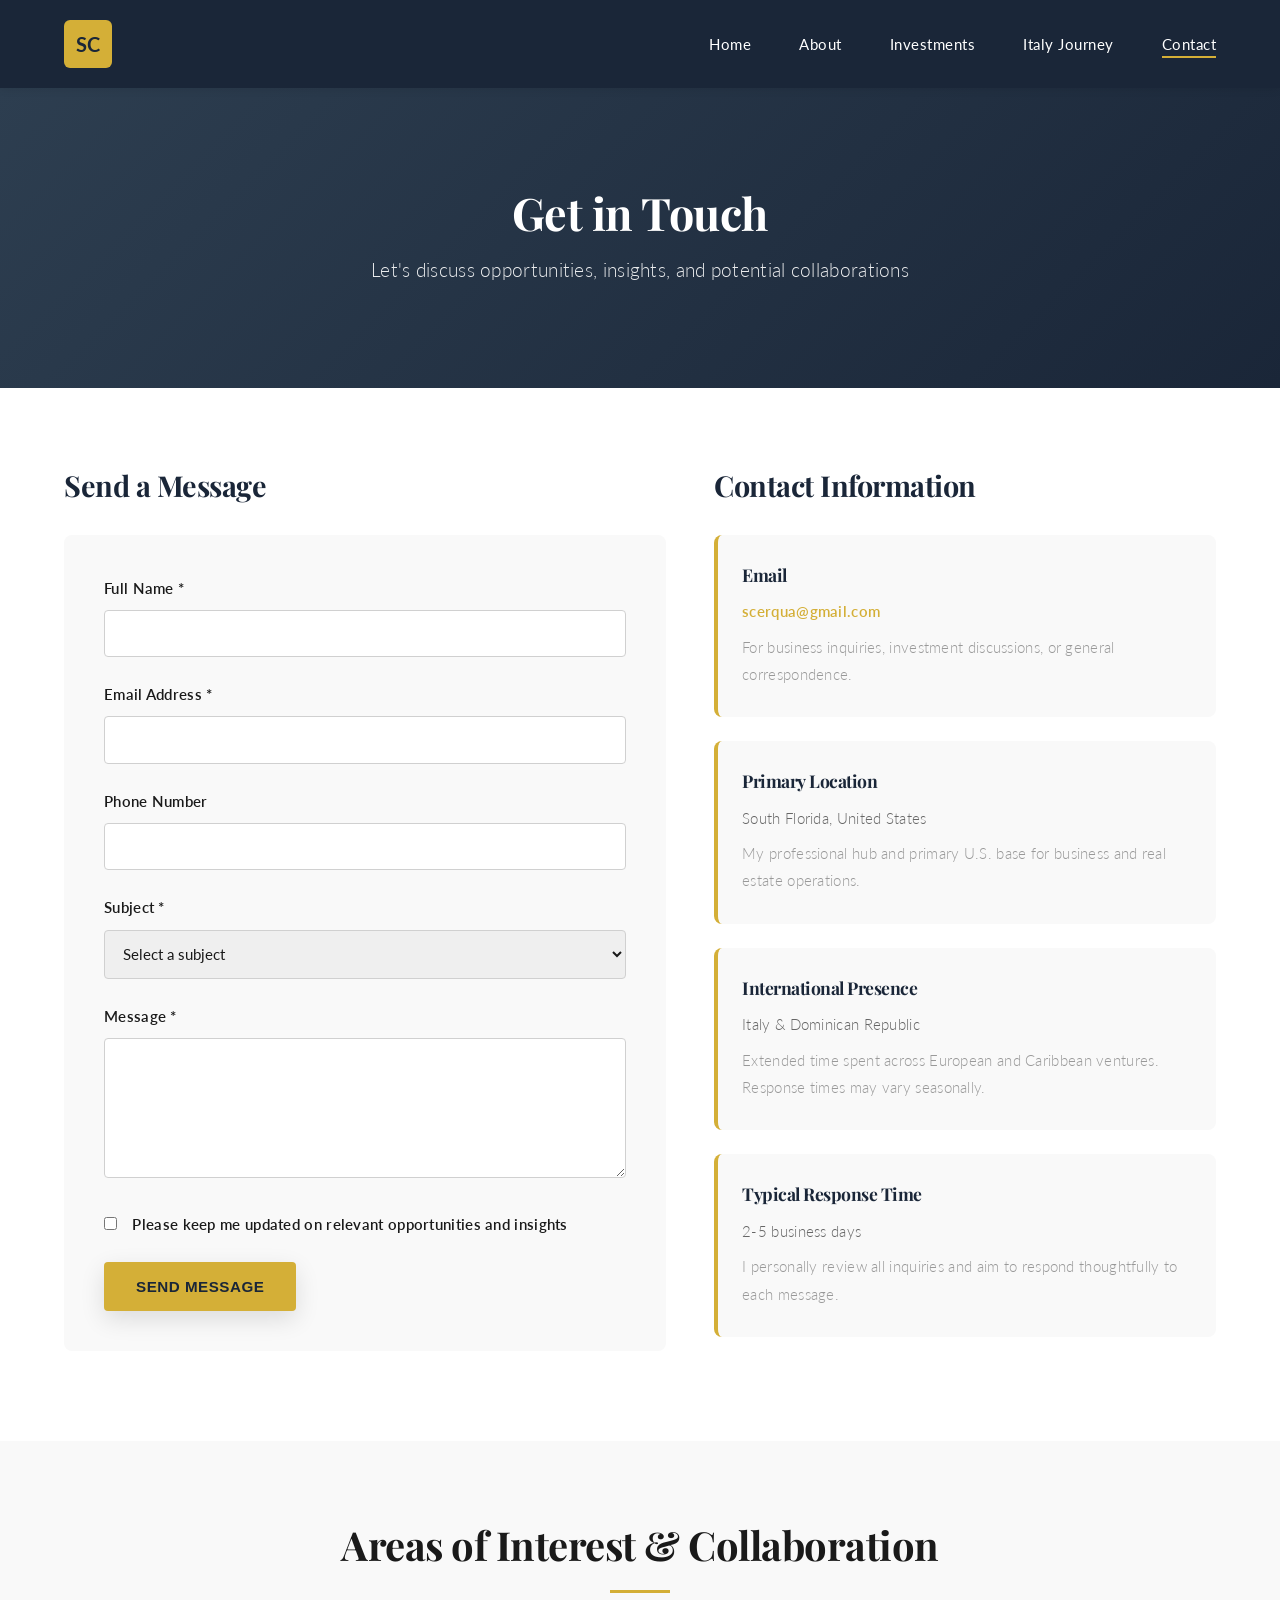
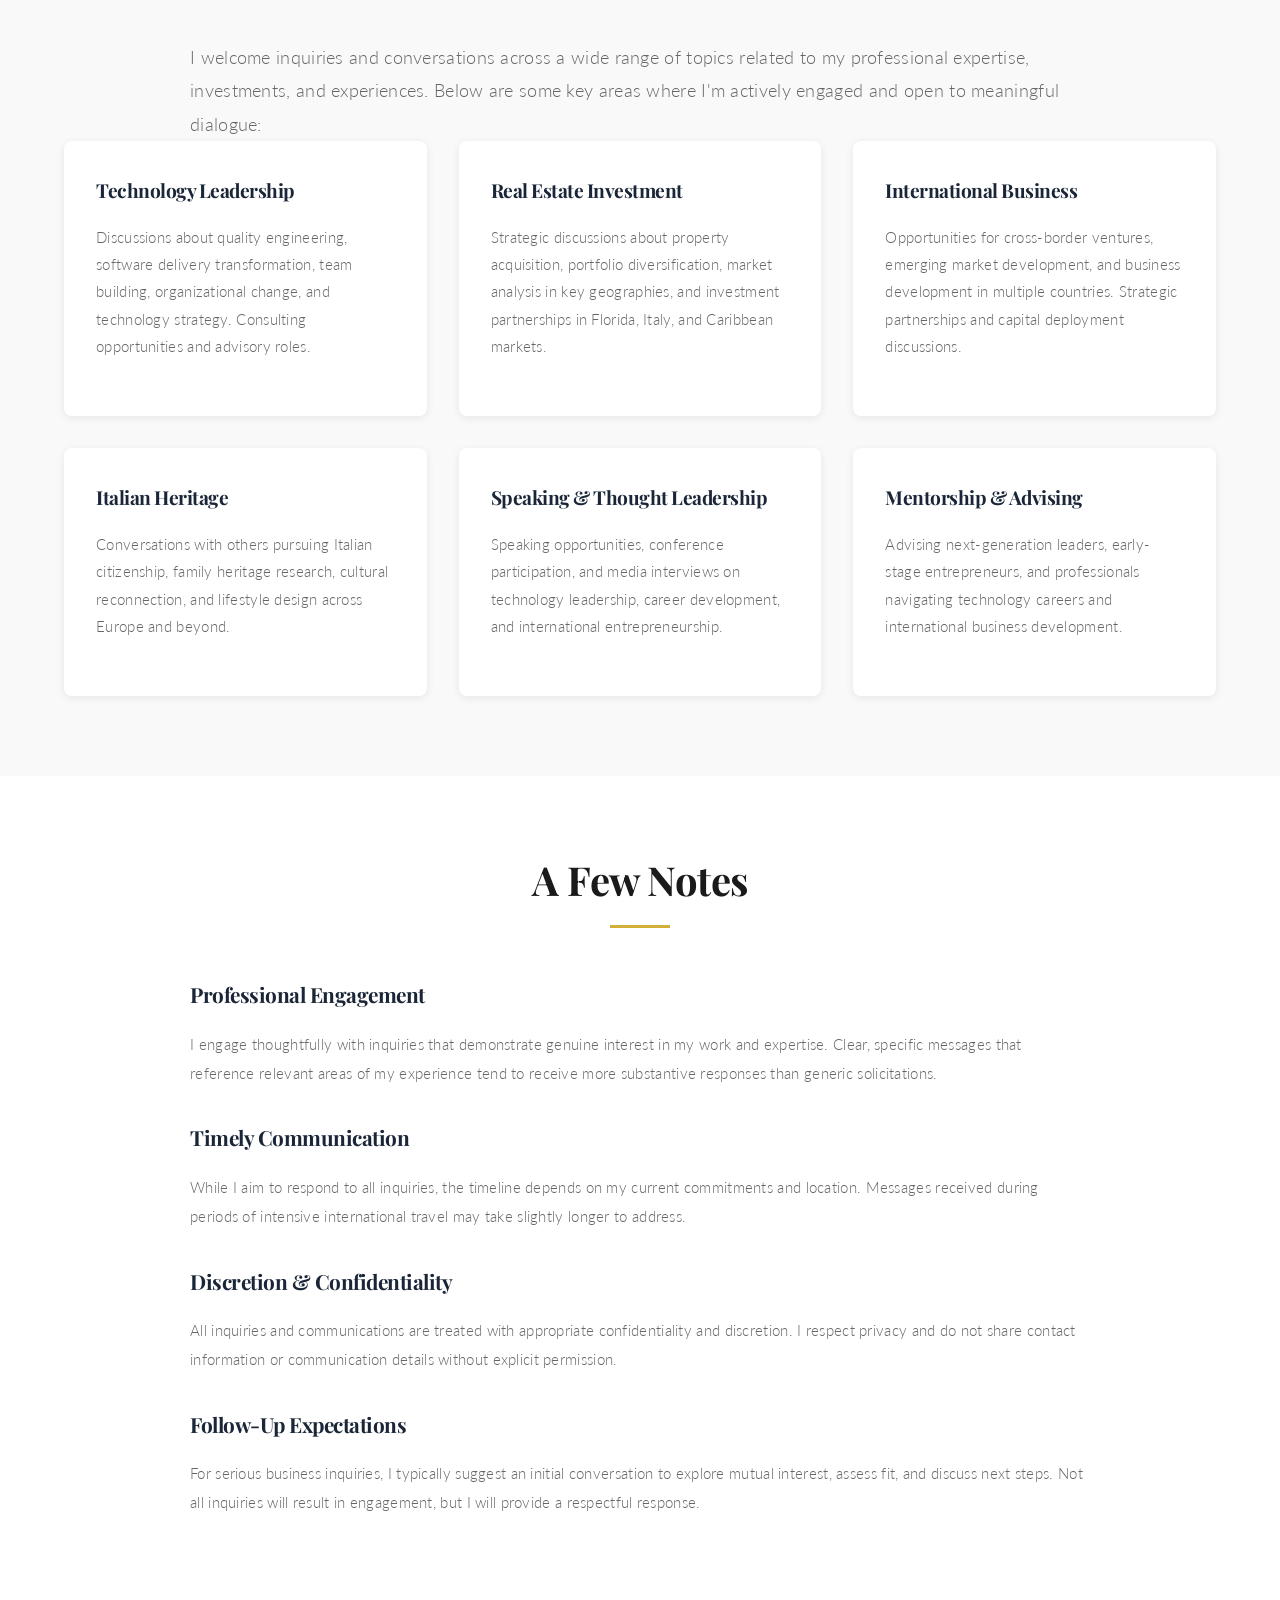
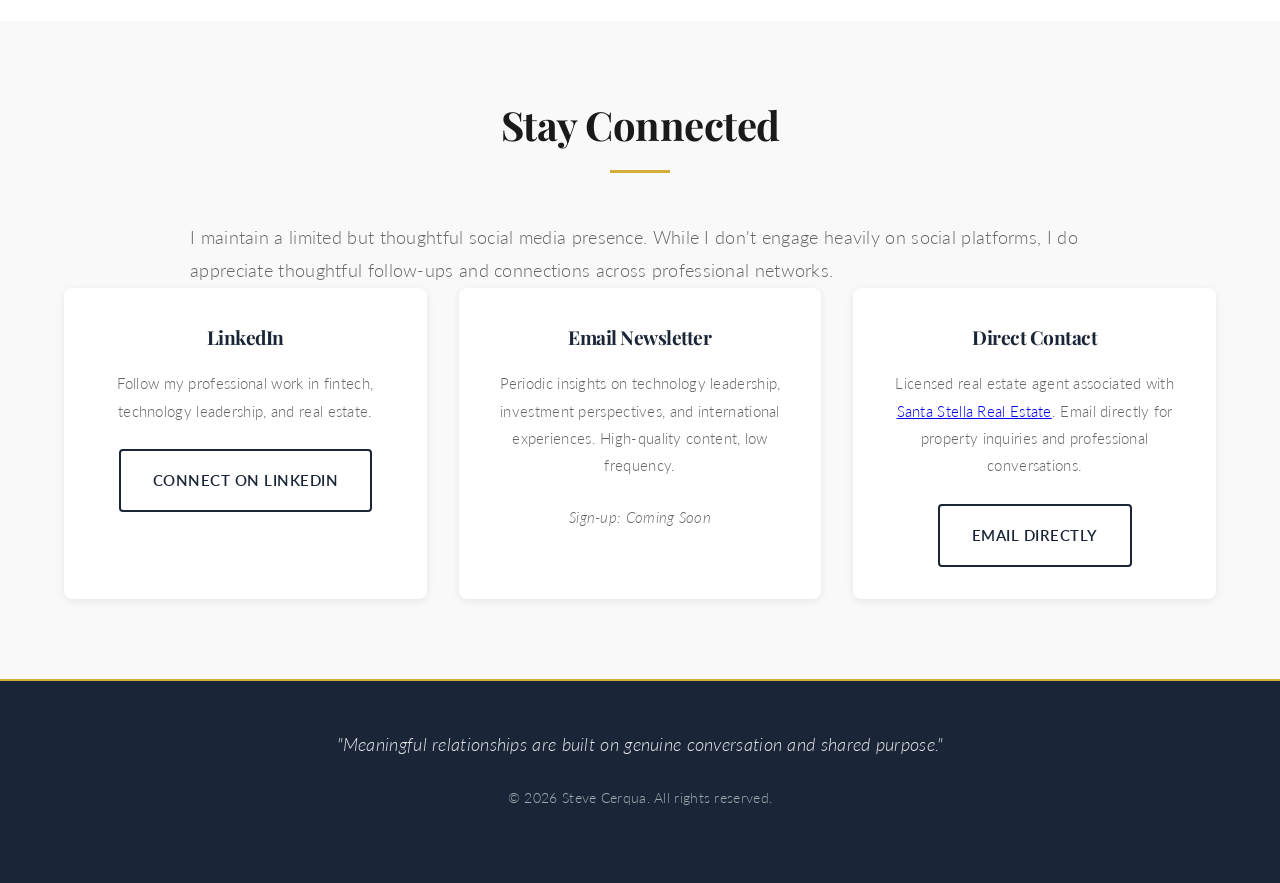
<file: contact.html>
<!DOCTYPE html>
<html lang="en">
<head>
    <meta charset="UTF-8">
    <meta name="viewport" content="width=device-width, initial-scale=1.0">
    <link rel="icon" href="favicon.svg" type="image/svg+xml">
    <title>Contact | Steve Cerqua</title>
    <link rel="stylesheet" href="style.css">
    <link href="https://fonts.googleapis.com/css2?family=Playfair+Display:wght@600;700&family=Lato:wght@300;400;700&display=swap" rel="stylesheet">
</head>
<body>

<header class="header">
    <nav class="navbar">
        <div class="logo">
            <span class="logo-text">SC</span>
        </div>
        <ul class="nav-menu">
            <li><a href="index.html" class="nav-link">Home</a></li>
            <li><a href="about.html" class="nav-link">About</a></li>
            <li><a href="investments.html" class="nav-link">Investments</a></li>
            <li><a href="italy.html" class="nav-link">Italy Journey</a></li>
            <li><a href="contact.html" class="nav-link active">Contact</a></li>
        </ul>
    </nav>
</header>

<section class="page-hero">
    <div class="section-container">
        <h1>Get in Touch</h1>
        <p class="page-subtitle">Let's discuss opportunities, insights, and potential collaborations</p>
    </div>
</section>

<section class="contact-main">
    <div class="section-container">
        <div class="contact-grid">
            <div class="contact-form-section">
                <h2>Send a Message</h2>
                <form class="contact-form" action="https://formspree.io/f/YOUR_FORM_ID" method="POST">
                    <div class="form-group">
                        <label for="name">Full Name *</label>
                        <input type="text" id="name" name="name" required>
                    </div>

                    <div class="form-group">
                        <label for="email">Email Address *</label>
                        <input type="email" id="email" name="email" required>
                    </div>

                    <div class="form-group">
                        <label for="phone">Phone Number</label>
                        <input type="tel" id="phone" name="phone">
                    </div>

                    <div class="form-group">
                        <label for="subject">Subject *</label>
                        <select id="subject" name="subject" required>
                            <option value="">Select a subject</option>
                            <option value="technology-leadership">Technology Leadership</option>
                            <option value="investment-opportunities">Investment Opportunities</option>
                            <option value="real-estate">Real Estate Inquiry</option>
                            <option value="italian-citizenship">Italian Citizenship</option>
                            <option value="media-inquiry">Media Inquiry</option>
                            <option value="general">General Inquiry</option>
                            <option value="other">Other</option>
                        </select>
                    </div>

                    <div class="form-group">
                        <label for="message">Message *</label>
                        <textarea id="message" name="message" rows="6" required></textarea>
                    </div>

                    <div class="form-group">
                        <label class="checkbox-label">
                            <input type="checkbox" name="connect" value="yes">
                            Please keep me updated on relevant opportunities and insights
                        </label>
                    </div>

                    <button type="submit" class="btn btn-primary">Send Message</button>
                </form>
            </div>

            <div class="contact-info-section">
                <h2>Contact Information</h2>
                
                <div class="info-card">
                    <h3>Email</h3>
                    <p>
                        <a href="mailto:scerqua@gmail.com" class="contact-link">scerqua@gmail.com</a>
                    </p>
                    <p class="info-description">
                        For business inquiries, investment discussions, or general correspondence.
                    </p>
                </div>

                <div class="info-card">
                    <h3>Primary Location</h3>
                    <p>
                        South Florida, United States
                    </p>
                    <p class="info-description">
                        My professional hub and primary U.S. base for business and real estate operations.
                    </p>
                </div>

                <div class="info-card">
                    <h3>International Presence</h3>
                    <p>
                        Italy & Dominican Republic
                    </p>
                    <p class="info-description">
                        Extended time spent across European and Caribbean ventures. Response times may vary seasonally.
                    </p>
                </div>

                <div class="info-card">
                    <h3>Typical Response Time</h3>
                    <p>
                        2-5 business days
                    </p>
                    <p class="info-description">
                        I personally review all inquiries and aim to respond thoughtfully to each message.
                    </p>
                </div>
            </div>
        </div>
    </div>
</section>

<section class="expertise-inquiry">
    <div class="section-container">
        <h2 class="section-title">Areas of Interest & Collaboration</h2>
        <p class="intro-text">
            I welcome inquiries and conversations across a wide range of topics related to my professional expertise, investments, and experiences. Below are some key areas where I'm actively engaged and open to meaningful dialogue:
        </p>
        <div class="inquiry-grid">
            <div class="inquiry-card">
                <h3>Technology Leadership</h3>
                <p>
                    Discussions about quality engineering, software delivery transformation, team building, organizational change, and technology strategy. Consulting opportunities and advisory roles.
                </p>
            </div>

            <div class="inquiry-card">
                <h3>Real Estate Investment</h3>
                <p>
                    Strategic discussions about property acquisition, portfolio diversification, market analysis in key geographies, and investment partnerships in Florida, Italy, and Caribbean markets.
                </p>
            </div>

            <div class="inquiry-card">
                <h3>International Business</h3>
                <p>
                    Opportunities for cross-border ventures, emerging market development, and business development in multiple countries. Strategic partnerships and capital deployment discussions.
                </p>
            </div>

            <div class="inquiry-card">
                <h3>Italian Heritage</h3>
                <p>
                    Conversations with others pursuing Italian citizenship, family heritage research, cultural reconnection, and lifestyle design across Europe and beyond.
                </p>
            </div>

            <div class="inquiry-card">
                <h3>Speaking & Thought Leadership</h3>
                <p>
                    Speaking opportunities, conference participation, and media interviews on technology leadership, career development, and international entrepreneurship.
                </p>
            </div>

            <div class="inquiry-card">
                <h3>Mentorship & Advising</h3>
                <p>
                    Advising next-generation leaders, early-stage entrepreneurs, and professionals navigating technology careers and international business development.
                </p>
            </div>
        </div>
    </div>
</section>

<section class="expectations">
    <div class="section-container">
        <h2 class="section-title">A Few Notes</h2>
        <div class="expectations-content">
            <h3>Professional Engagement</h3>
            <p>
                I engage thoughtfully with inquiries that demonstrate genuine interest in my work and expertise. Clear, specific messages that reference relevant areas of my experience tend to receive more substantive responses than generic solicitations.
            </p>

            <h3>Timely Communication</h3>
            <p>
                While I aim to respond to all inquiries, the timeline depends on my current commitments and location. Messages received during periods of intensive international travel may take slightly longer to address.
            </p>

            <h3>Discretion & Confidentiality</h3>
            <p>
                All inquiries and communications are treated with appropriate confidentiality and discretion. I respect privacy and do not share contact information or communication details without explicit permission.
            </p>

            <h3>Follow-Up Expectations</h3>
            <p>
                For serious business inquiries, I typically suggest an initial conversation to explore mutual interest, assess fit, and discuss next steps. Not all inquiries will result in engagement, but I will provide a respectful response.
            </p>
        </div>
    </div>
</section>

<section class="social-presence">
    <div class="section-container">
        <h2 class="section-title">Stay Connected</h2>
        <p class="intro-text">
            I maintain a limited but thoughtful social media presence. While I don't engage heavily on social platforms, I do appreciate thoughtful follow-ups and connections across professional networks.
        </p>
        <div class="social-grid">
            <div class="social-card">
                <h3>LinkedIn</h3>
                <p>
                    Follow my professional work in fintech, technology leadership, and real estate.
                </p>
                <a href="https://www.linkedin.com/in/steve-cerqua-a273901/" class="btn btn-secondary" target="_blank" rel="noopener noreferrer">Connect on LinkedIn</a>
            </div>

            <div class="social-card">
                <h3>Email Newsletter</h3>
                <p>
                    Periodic insights on technology leadership, investment perspectives, and international experiences. High-quality content, low frequency.
                </p>
                <p class="coming-soon">Sign-up: Coming Soon</p>
            </div>

            <div class="social-card">
                <h3>Direct Contact</h3>
                <p>
                    Licensed real estate agent associated with <a href="https://santastellarealestate.com/" target="_blank" rel="noopener noreferrer">Santa Stella Real Estate</a>. Email directly for property inquiries and professional conversations.
                </p>
                <a href="mailto:scerqua@gmail.com" class="btn btn-secondary">Email Directly</a>
            </div>
        </div>
    </div>
</section>

<footer class="footer">
    <div class="section-container footer-content">
        <p class="footer-quote">"Meaningful relationships are built on genuine conversation and shared purpose."</p>
        <p class="footer-copyright">© 2026 Steve Cerqua. All rights reserved.</p>
    </div>
</footer>

</body>
</html>
</file>
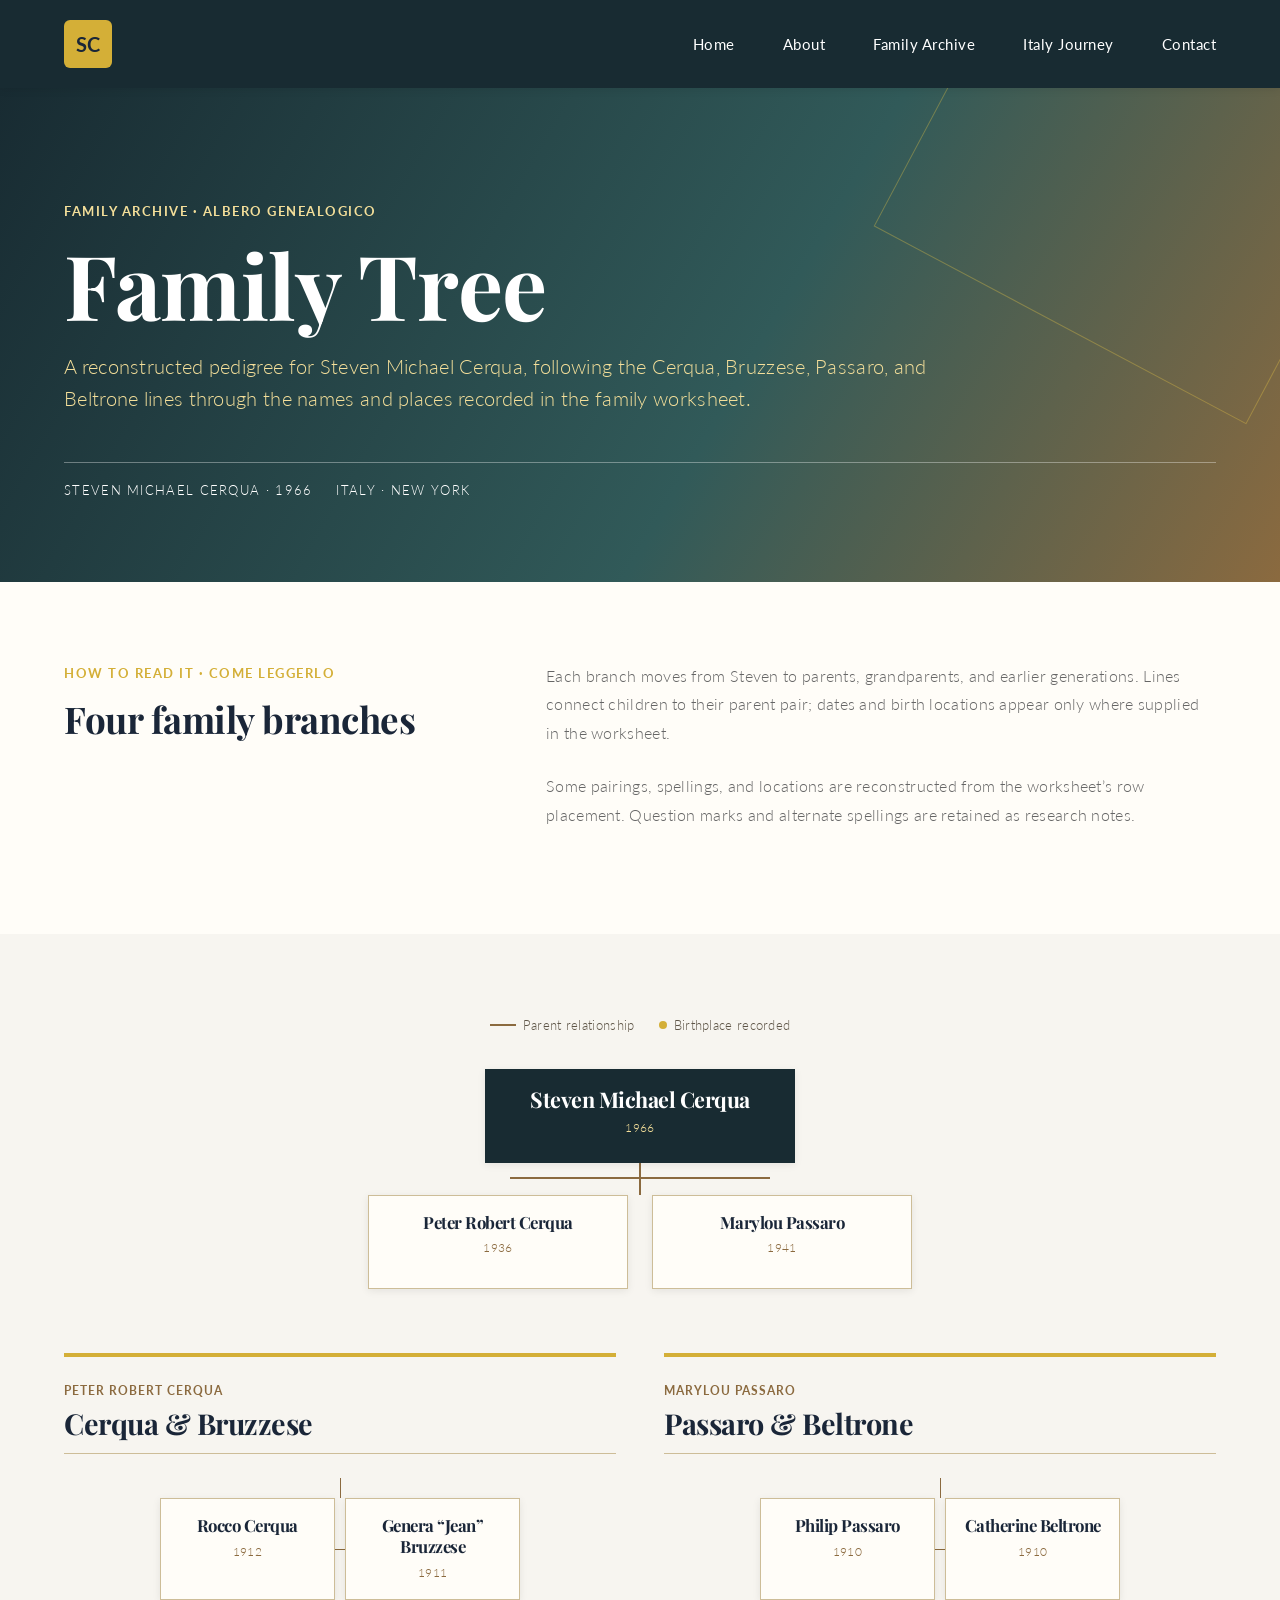
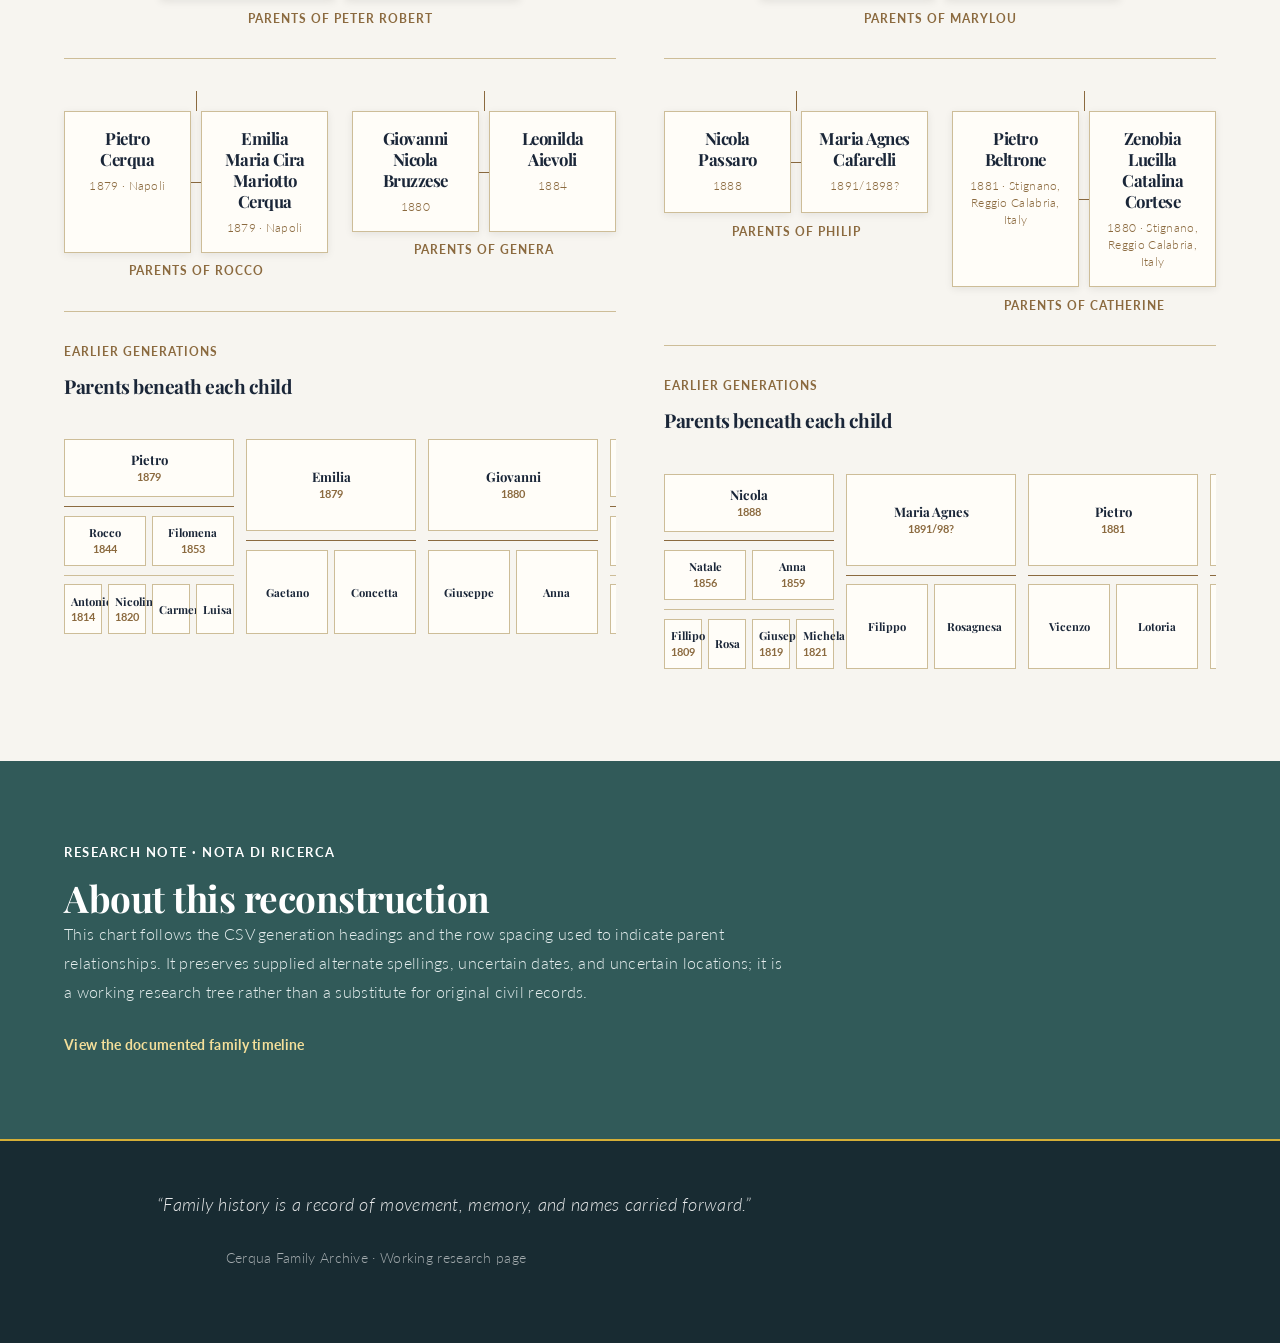
<file: family_tree.html>
<!DOCTYPE html>
<html lang="en">
<head>
    <meta charset="UTF-8">
    <meta name="viewport" content="width=device-width, initial-scale=1.0">
    <link rel="icon" href="favicon.svg" type="image/svg+xml">
    <title>Family Tree | Cerqua Family Archive</title>
    <link rel="stylesheet" href="style.css">
    <link href="https://fonts.googleapis.com/css2?family=Playfair+Display:wght@600;700&family=Lato:wght@300;400;700&display=swap" rel="stylesheet">
</head>
<body class="family-page family-tree-page">
<header class="header">
    <nav class="navbar">
        <div class="logo"><span class="logo-text">SC</span></div>
        <ul class="nav-menu">
            <li><a href="index.html" class="nav-link">Home</a></li>
            <li><a href="about.html" class="nav-link">About</a></li>
            <li><a href="cerqua_family.html" class="nav-link">Family Archive</a></li>
            <li><a href="italy.html" class="nav-link">Italy Journey</a></li>
            <li><a href="contact.html" class="nav-link">Contact</a></li>
        </ul>
    </nav>
</header>

<main>
    <section class="family-hero tree-hero">
        <div class="section-container family-hero-content">
            <p class="eyebrow">Family archive · Albero genealogico</p>
            <h1>Family Tree</h1>
            <p class="family-hero-subtitle">A reconstructed pedigree for Steven Michael Cerqua, following the Cerqua, Bruzzese, Passaro, and Beltrone lines through the names and places recorded in the family worksheet.</p>
            <div class="family-hero-meta"><span>Steven Michael Cerqua · 1966</span><span>Italy · New York</span></div>
        </div>
    </section>

    <section class="tree-intro">
        <div class="section-container tree-intro-grid">
            <div><p class="eyebrow">How to read it · Come leggerlo</p><h2>Four family branches</h2></div>
            <div><p>Each branch moves from Steven to parents, grandparents, and earlier generations. Lines connect children to their parent pair; dates and birth locations appear only where supplied in the worksheet.</p><p>Some pairings, spellings, and locations are reconstructed from the worksheet’s row placement. Question marks and alternate spellings are retained as research notes.</p></div>
        </div>
    </section>

    <section class="tree-section">
        <div class="section-container">
            <div class="tree-key"><span><i class="tree-key-line"></i> Parent relationship</span><span><i class="tree-key-dot"></i> Birthplace recorded</span></div>
            <div class="tree-root"><article class="person-card root-person"><h2>Steven Michael Cerqua</h2><p>1966</p></article></div>
            <div class="tree-root-line" aria-hidden="true"></div>
            <div class="tree-parents">
                <article class="person-card"><h3>Peter Robert Cerqua</h3><p>1936</p></article>
                <article class="person-card"><h3>Marylou Passaro</h3><p>1941</p></article>
            </div>

            <div class="tree-branches">
                <section class="tree-branch">
                    <div class="branch-heading"><span>Peter Robert Cerqua</span><h2>Cerqua &amp; Bruzzese</h2></div>
                    <div class="generation-grid">
                        <div class="generation-row generation-row-child"><div class="family-unit"><div class="couple"><article class="person-card"><h3>Rocco Cerqua</h3><p>1912</p></article><article class="person-card"><h3>Genera “Jean” Bruzzese</h3><p>1911</p></article></div><span class="parent-label">Parents of Peter Robert</span></div></div>
                        <div class="generation-row generation-row-parents"><div class="family-unit"><div class="couple"><article class="person-card"><h3>Pietro Cerqua</h3><p>1879 · Napoli</p></article><article class="person-card"><h3>Emilia Maria Cira Mariotto Cerqua</h3><p>1879 · Napoli</p></article></div><span class="parent-label">Parents of Rocco</span></div><div class="family-unit"><div class="couple"><article class="person-card"><h3>Giovanni Nicola Bruzzese</h3><p>1880</p></article><article class="person-card"><h3>Leonilda Aievoli</h3><p>1884</p></article></div><span class="parent-label">Parents of Genera</span></div></div>
                    </div>
                    <section class="lineage-section" aria-labelledby="cerqua-lineage-heading"><div class="compact-generation-heading"><span>Earlier generations</span><h3 id="cerqua-lineage-heading">Parents beneath each child</h3></div><div class="lineage-grid"><article class="lineage-column"><button class="tree-tile lineage-child" type="button" data-person="Pietro Cerqua|1879|Napoli|Father of Rocco Cerqua (born 1912).">Pietro<span>1879</span></button><div class="lineage-parents"><button class="tree-tile" type="button" data-person="Rocco Cerqua|1844|Stignano, Reggio Calabria|Father of Pietro Cerqua.">Rocco<span>1844</span></button><button class="tree-tile" type="button" data-person="Filomena Alfano|1853|Vibalaccio?|Mother of Pietro Cerqua.">Filomena<span>1853</span></button></div><div class="lineage-grandparents"><button class="tree-tile" type="button" data-person="Antonio Cerqua|1814|Mondragone, Campania|Father of Rocco Cerqua.">Antonio<span>1814</span></button><button class="tree-tile" type="button" data-person="Nicolina De Lisa|1820|Laureana Cilenta, Campania / Gioiosa-Ionica, Calabria|Mother of Rocco Cerqua.">Nicolina<span>1820</span></button><button class="tree-tile" type="button" data-person="Carmencio Alfano|||Father of Filomena Alfano.">Carmencio</button><button class="tree-tile" type="button" data-person="Luisa Santagata|||Mother of Filomena Alfano.">Luisa</button></div></article><article class="lineage-column"><button class="tree-tile lineage-child" type="button" data-person="Emilia Maria Cira Mariotto Cerqua|1879|Napoli|Mother of Rocco Cerqua (born 1912).">Emilia<span>1879</span></button><div class="lineage-parents"><button class="tree-tile" type="button" data-person="Gaetano Mariotto|||Father of Emilia Maria Cira Mariotto Cerqua.">Gaetano</button><button class="tree-tile" type="button" data-person="Concetta D'Orto|||Mother of Emilia Maria Cira Mariotto Cerqua.">Concetta</button></div></article><article class="lineage-column"><button class="tree-tile lineage-child" type="button" data-person="Giovanni Nicola Bruzzese|1880||Father of Genera Bruzzese (born 1911).">Giovanni<span>1880</span></button><div class="lineage-parents"><button class="tree-tile" type="button" data-person="Giuseppe Bruzzese|||Father of Giovanni Nicola Bruzzese.">Giuseppe</button><button class="tree-tile" type="button" data-person="Anna Rosalie|||Mother of Giovanni Nicola Bruzzese.">Anna</button></div></article><article class="lineage-column"><button class="tree-tile lineage-child" type="button" data-person="Leonilda Aievoli|1884||Mother of Genera Bruzzese (born 1911).">Leonilda<span>1884</span></button><div class="lineage-parents"><button class="tree-tile" type="button" data-person="Rafaele Alberto Aievoli|1836||Father of Leonilda Aievoli.">Rafaele<span>1836</span></button><button class="tree-tile" type="button" data-person="Elena Zito / Zita|1852||Mother of Leonilda Aievoli.">Elena<span>1852</span></button></div><div class="lineage-grandparents"><button class="tree-tile" type="button" data-person="Angelo Aievoli|1792||Father of Rafaele Alberto Aievoli.">Angelo<span>1792</span></button><button class="tree-tile" type="button" data-person="Emanuela Galdi|1794||Mother of Rafaele Alberto Aievoli.">Emanuela<span>1794</span></button><button class="tree-tile" type="button" data-person="Francesco Zito|||Father of Elena Zito / Zita.">Francesco</button><button class="tree-tile" type="button" data-person="Carmela Zito, born Caputo|||Mother of Elena Zito / Zita.">Carmela</button></div></article></div></section>
                </section>

                <section class="tree-branch">
                    <div class="branch-heading"><span>Marylou Passaro</span><h2>Passaro &amp; Beltrone</h2></div>
                    <div class="generation-grid">
                        <div class="generation-row generation-row-child"><div class="family-unit"><div class="couple"><article class="person-card"><h3>Philip Passaro</h3><p>1910</p></article><article class="person-card"><h3>Catherine Beltrone</h3><p>1910</p></article></div><span class="parent-label">Parents of Marylou</span></div></div>
                        <div class="generation-row generation-row-parents"><div class="family-unit"><div class="couple"><article class="person-card"><h3>Nicola Passaro</h3><p>1888</p></article><article class="person-card"><h3>Maria Agnes Cafarelli</h3><p>1891/1898?</p></article></div><span class="parent-label">Parents of Philip</span></div><div class="family-unit"><div class="couple"><article class="person-card"><h3>Pietro Beltrone</h3><p>1881 · Stignano, Reggio Calabria, Italy</p></article><article class="person-card"><h3>Zenobia Lucilla Catalina Cortese</h3><p>1880 · Stignano, Reggio Calabria, Italy</p></article></div><span class="parent-label">Parents of Catherine</span></div></div>
                    </div>
                    <section class="lineage-section" aria-labelledby="passaro-lineage-heading"><div class="compact-generation-heading"><span>Earlier generations</span><h3 id="passaro-lineage-heading">Parents beneath each child</h3></div><div class="lineage-grid"><article class="lineage-column"><button class="tree-tile lineage-child" type="button" data-person="Nicola Passaro|1888||Father of Philip Passaro (born 1910).">Nicola<span>1888</span></button><div class="lineage-parents"><button class="tree-tile" type="button" data-person="Natale Passaro|1856||Father of Nicola Passaro.">Natale<span>1856</span></button><button class="tree-tile" type="button" data-person="Anna Ruocco|1859||Mother of Nicola Passaro.">Anna<span>1859</span></button></div><div class="lineage-grandparents"><button class="tree-tile" type="button" data-person="Fillipo Passaro|1809||Father of Natale Passaro.">Fillipo<span>1809</span></button><button class="tree-tile" type="button" data-person="Rosa Sera|||Mother of Natale Passaro.">Rosa</button><button class="tree-tile" type="button" data-person="Giuseppe Saverio Pietro Ruocco|1819||Father of Anna Ruocco.">Giuseppe<span>1819</span></button><button class="tree-tile" type="button" data-person="Michela Serrapede|1821||Mother of Anna Ruocco.">Michela<span>1821</span></button></div></article><article class="lineage-column"><button class="tree-tile lineage-child" type="button" data-person="Maria Agnes Cafarelli|1891/1898?||Mother of Philip Passaro (born 1910).">Maria Agnes<span>1891/98?</span></button><div class="lineage-parents"><button class="tree-tile" type="button" data-person="Filippo Cafarelli|||Father of Maria Agnes Cafarelli.">Filippo</button><button class="tree-tile" type="button" data-person="Rosagnesa Birglia|||Mother of Maria Agnes Cafarelli.">Rosagnesa</button></div></article><article class="lineage-column"><button class="tree-tile lineage-child" type="button" data-person="Pietro Beltrone|1881|Stignano, Reggio Calabria, Italy|Father of Catherine Beltrone (born 1910).">Pietro<span>1881</span></button><div class="lineage-parents"><button class="tree-tile" type="button" data-person="Vicenzo Beltrone|||Father of Pietro Beltrone.">Vicenzo</button><button class="tree-tile" type="button" data-person="Lotoria Catarina|||Mother of Pietro Beltrone.">Lotoria</button></div></article><article class="lineage-column"><button class="tree-tile lineage-child" type="button" data-person="Zenobia Lucilla Catalina Cortese|1880|Stignano, Reggio Calabria, Italy|Mother of Catherine Beltrone (born 1910).">Zenobia<span>1880</span></button><div class="lineage-parents"><button class="tree-tile" type="button" data-person="Vincenzo Cortese|||Father of Zenobia Lucilla Catalina Cortese.">Vincenzo</button><button class="tree-tile" type="button" data-person="Franca Immacolota|||Mother of Zenobia Lucilla Catalina Cortese.">Franca</button></div></article></div></section>
                </section>
            </div>
        </div>
    </section>

    <section class="tree-notes"><div class="section-container"><p class="eyebrow">Research note · Nota di ricerca</p><h2>About this reconstruction</h2><p>This chart follows the CSV generation headings and the row spacing used to indicate parent relationships. It preserves supplied alternate spellings, uncertain dates, and uncertain locations; it is a working research tree rather than a substitute for original civil records.</p><a href="cerqua_family.html">View the documented family timeline</a></div></section>
</main>
<footer class="footer"><div class="section-container footer-content"><p class="footer-quote">“Family history is a record of movement, memory, and names carried forward.”</p><p class="footer-copyright">Cerqua Family Archive · Working research page</p></div></footer>
<dialog class="tree-dialog" id="tree-dialog"><button class="tree-dialog-close" type="button" aria-label="Close person details">Close</button><h2 id="tree-dialog-name"></h2><p id="tree-dialog-year"></p><p id="tree-dialog-place"></p><p id="tree-dialog-relationship"></p></dialog>
<script>
    const dialog = document.querySelector('#tree-dialog');
    const dialogName = document.querySelector('#tree-dialog-name');
    const dialogYear = document.querySelector('#tree-dialog-year');
    const dialogPlace = document.querySelector('#tree-dialog-place');
    const dialogRelationship = document.querySelector('#tree-dialog-relationship');

    document.querySelectorAll('.tree-tile').forEach((tile) => {
        tile.addEventListener('click', () => {
            const [name, year, place, relationship] = tile.dataset.person.split('|');
            dialogName.textContent = name;
            dialogYear.textContent = year ? `Born ${year}` : 'Birth year not recorded';
            dialogPlace.textContent = place ? `Birthplace: ${place}` : 'Birthplace not recorded';
            dialogRelationship.textContent = relationship;
            dialog.showModal();
        });
    });

    document.querySelector('.tree-dialog-close').addEventListener('click', () => dialog.close());
</script>
</body>
</html>
</file>
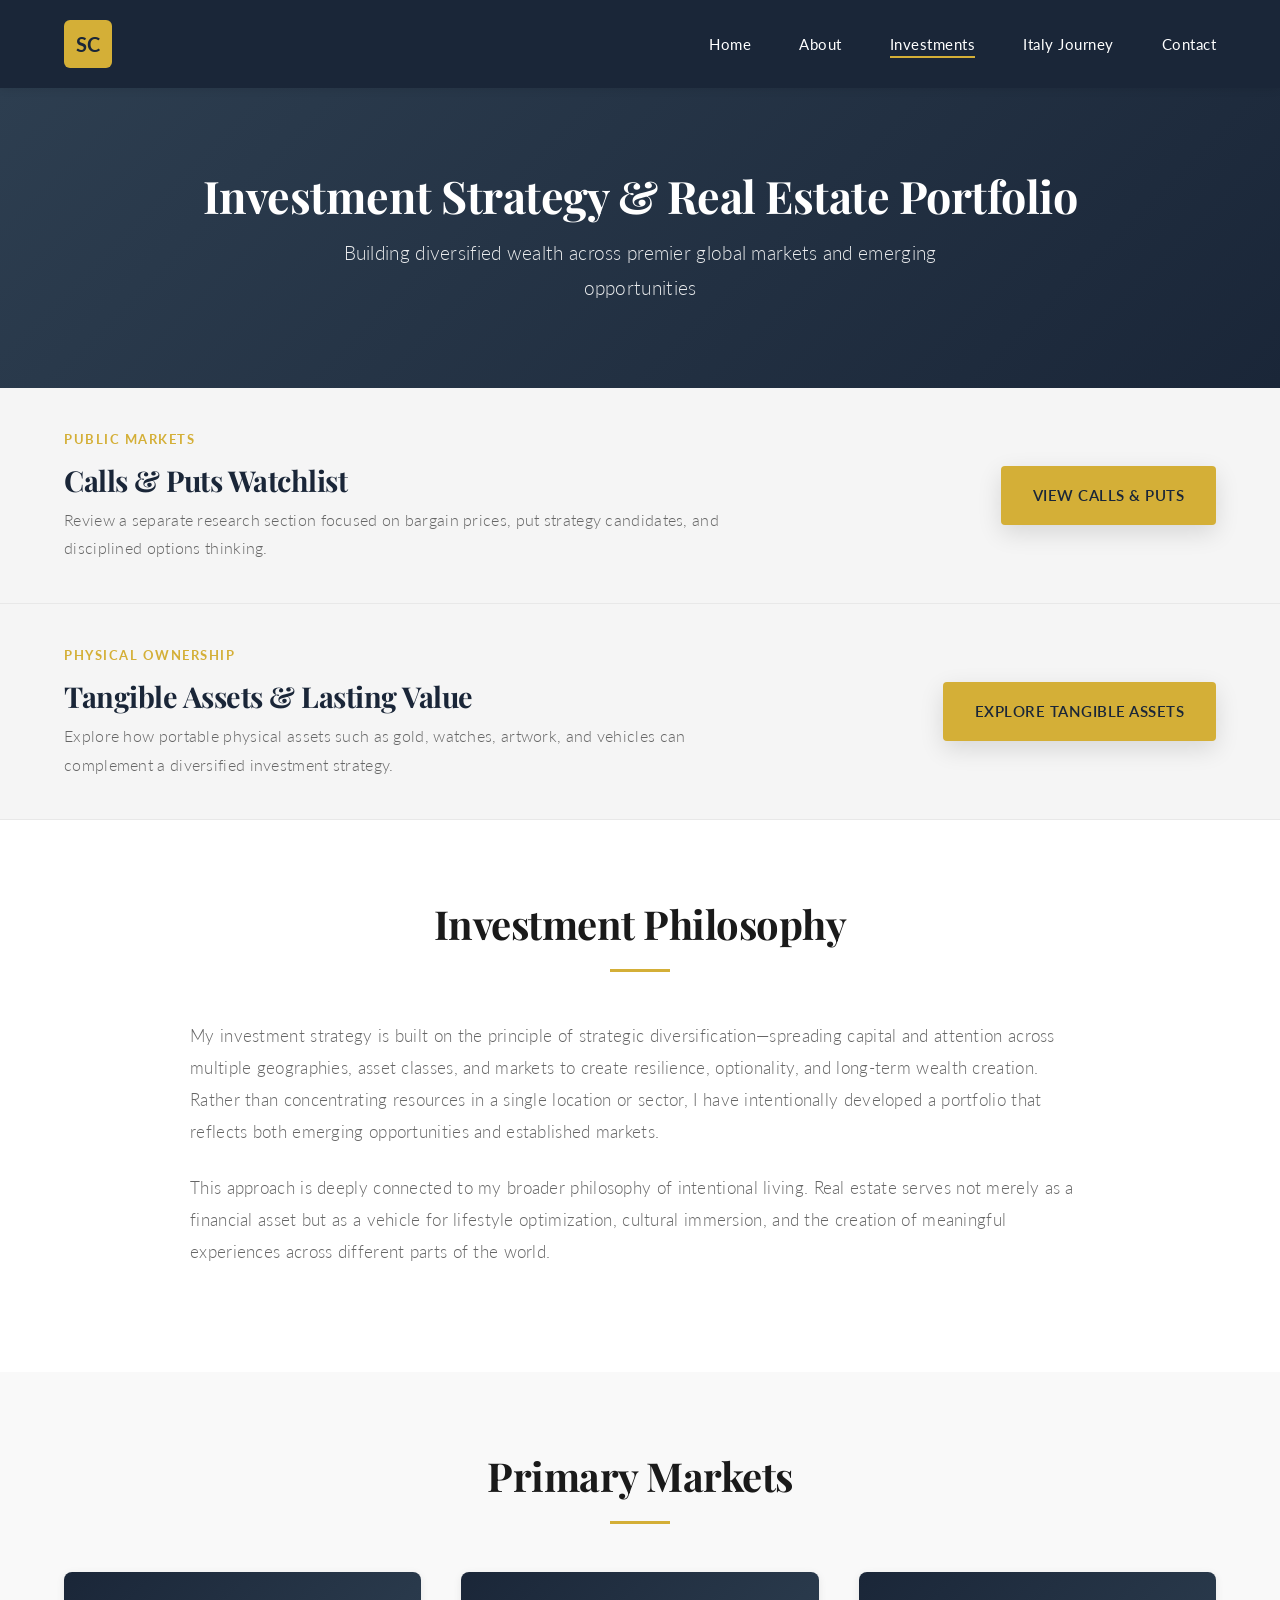
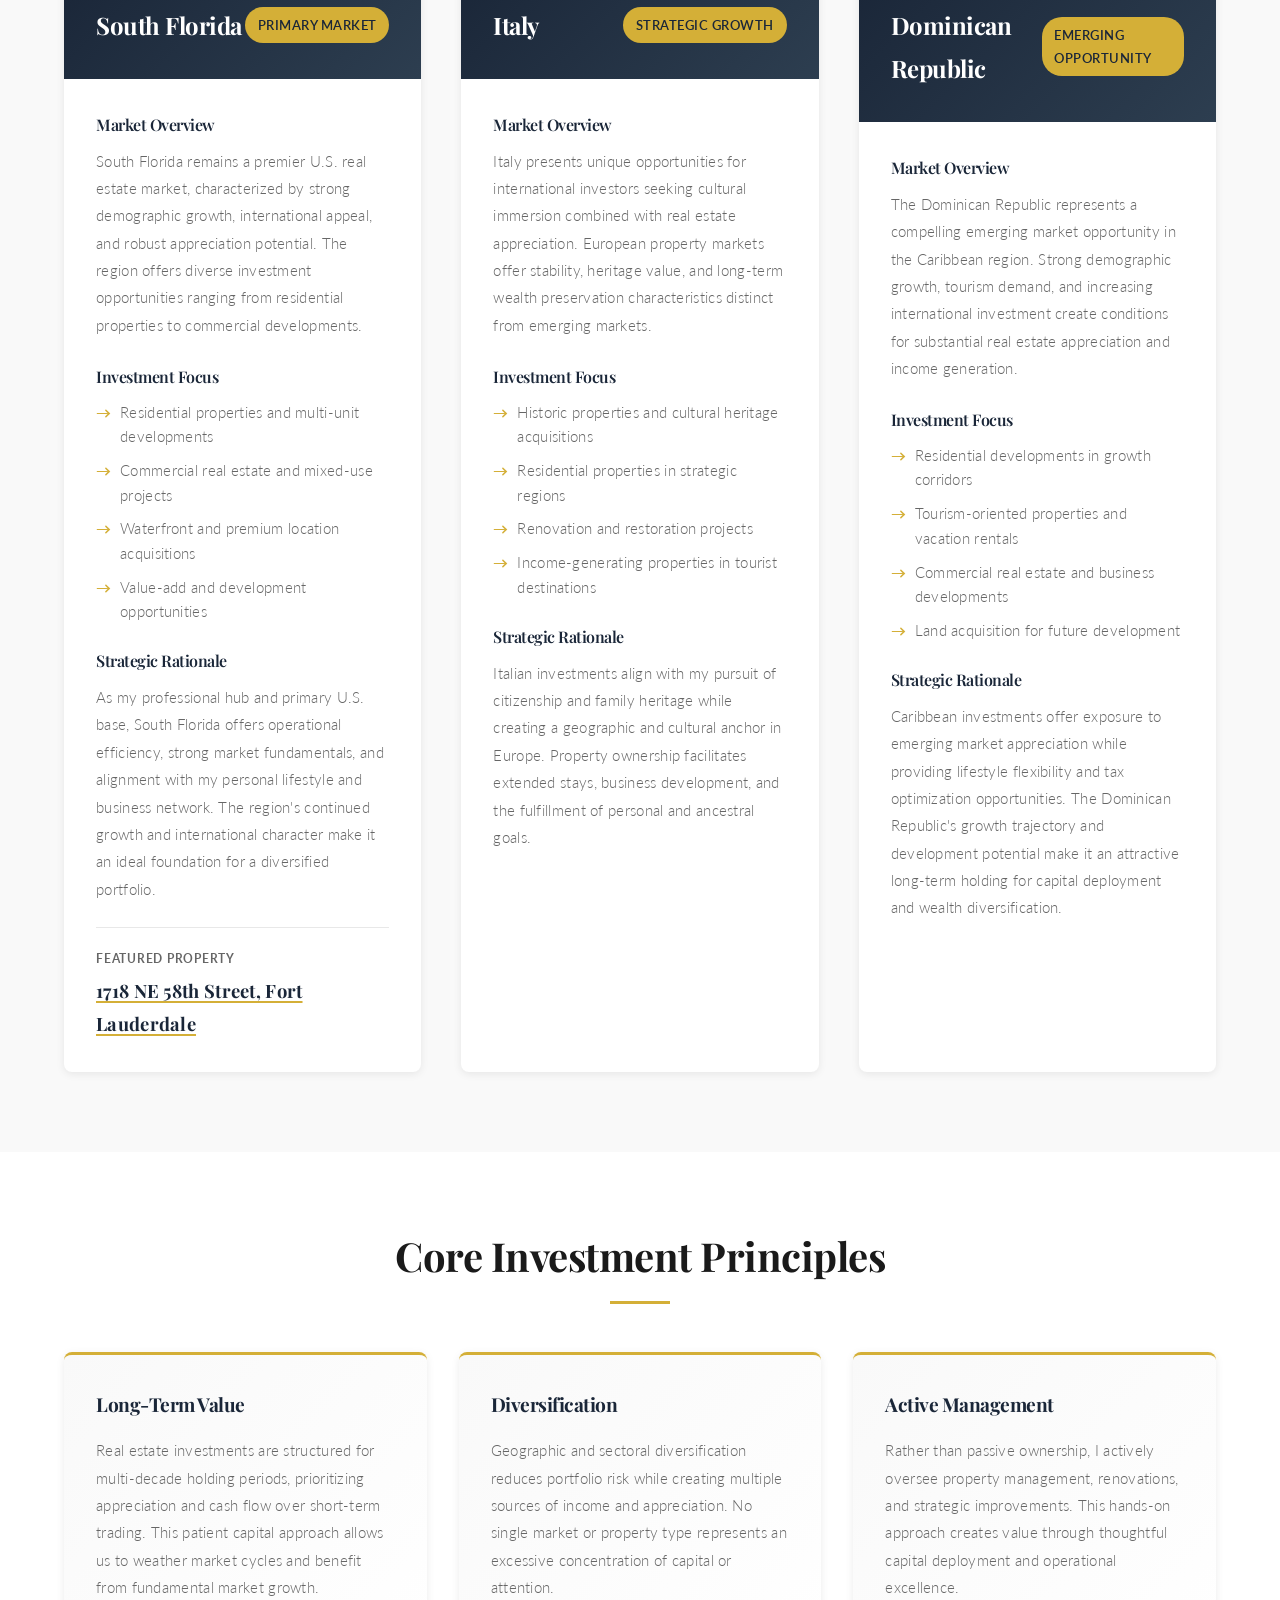
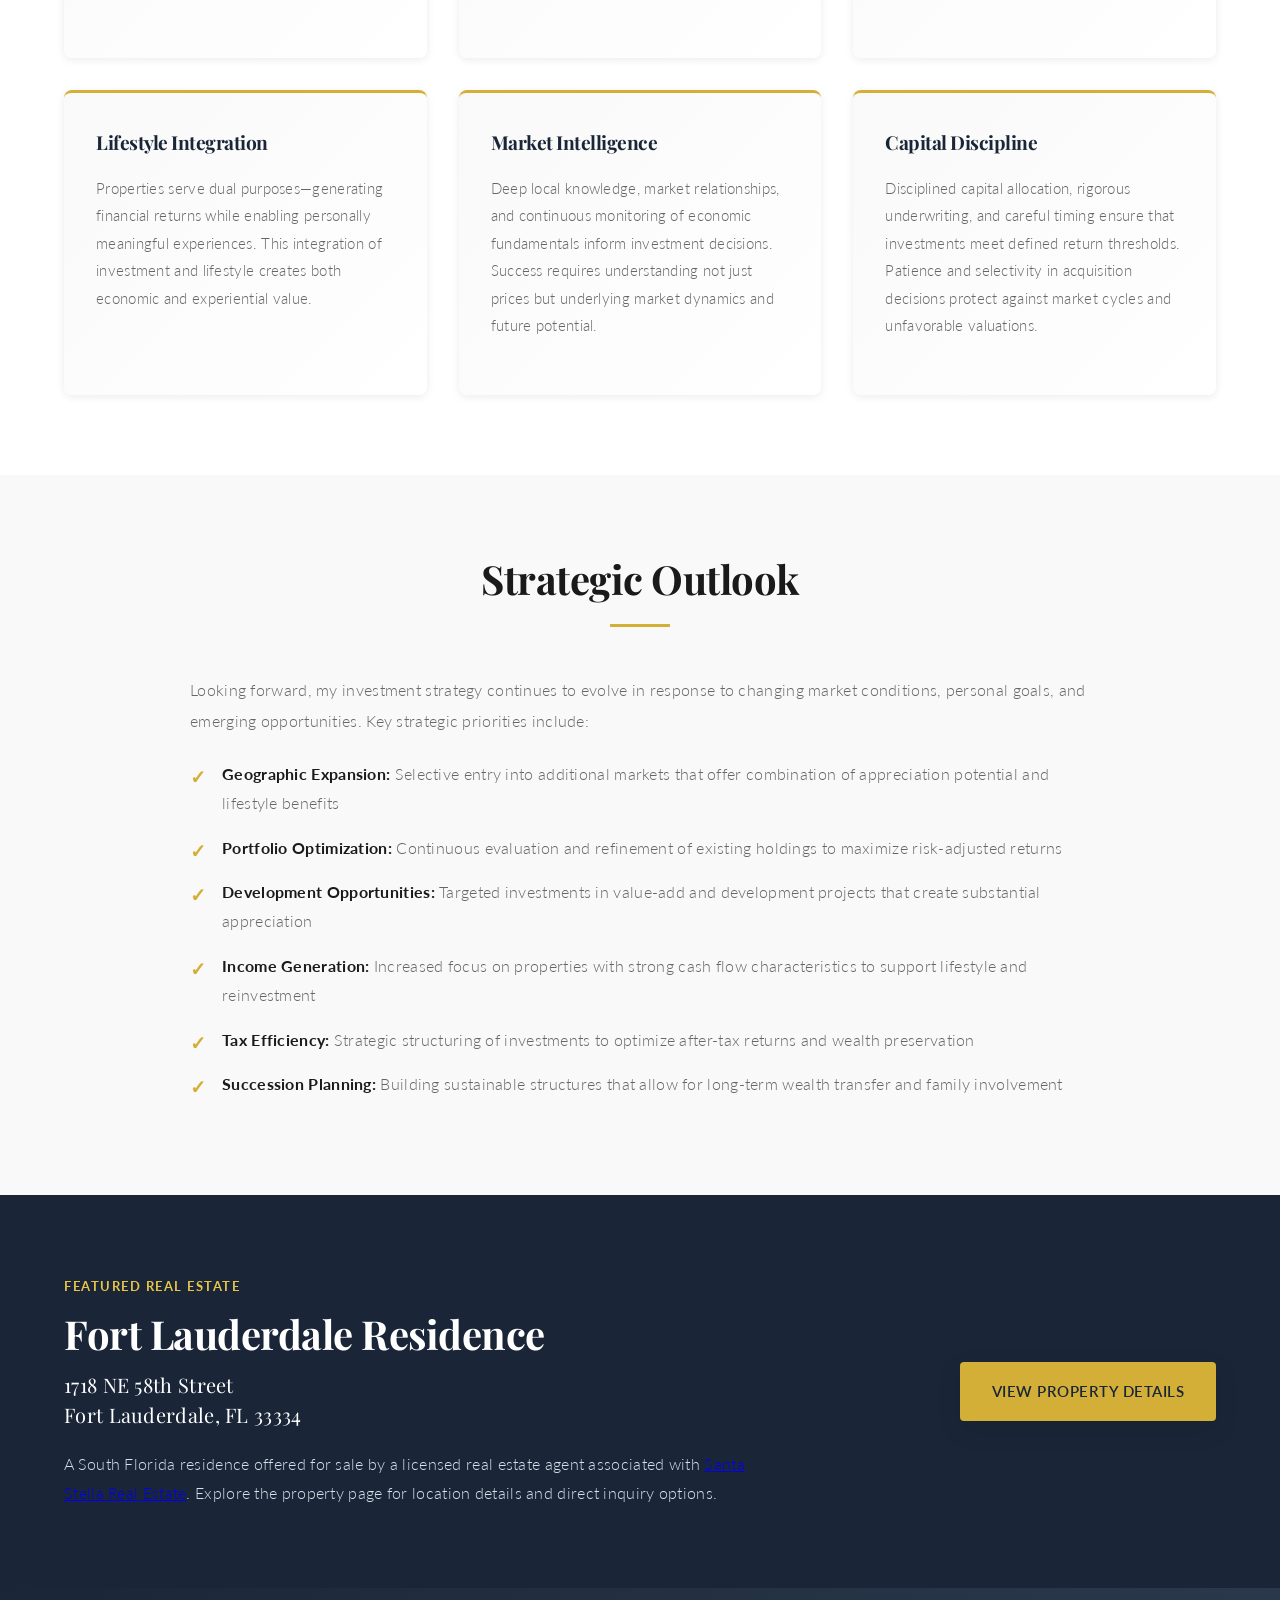
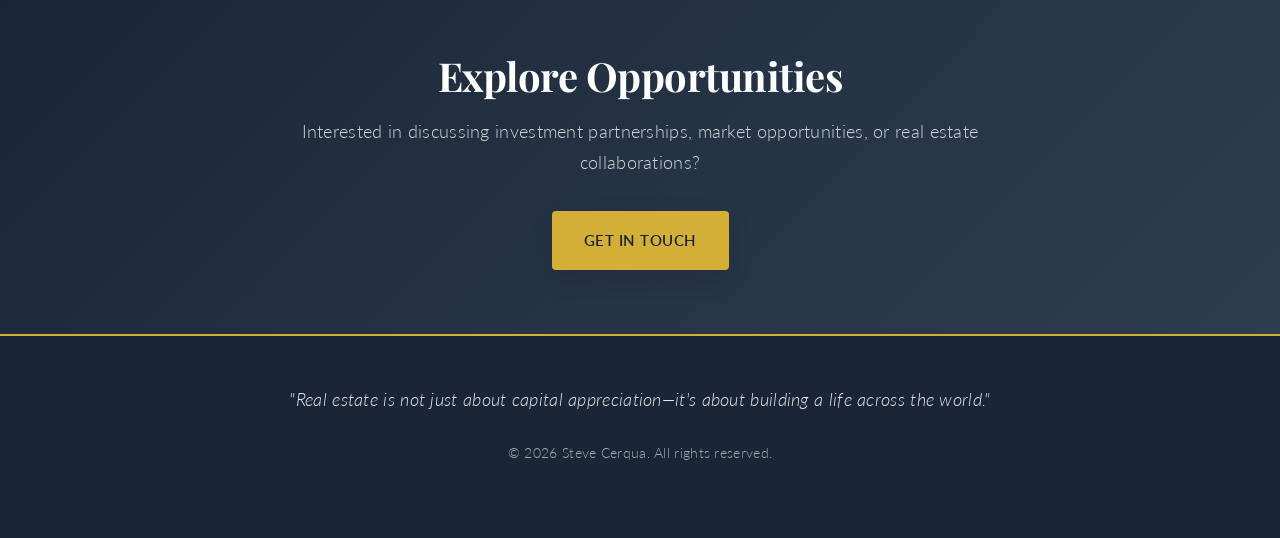
<file: investments.html>
<!DOCTYPE html>
<html lang="en">
<head>
    <meta charset="UTF-8">
    <meta name="viewport" content="width=device-width, initial-scale=1.0">
    <link rel="icon" href="favicon.svg" type="image/svg+xml">
    <title>Investments & Real Estate | Steve Cerqua</title>
    <link rel="stylesheet" href="style.css">
    <link href="https://fonts.googleapis.com/css2?family=Playfair+Display:wght@600;700&family=Lato:wght@300;400;700&display=swap" rel="stylesheet">
</head>
<body>

<header class="header">
    <nav class="navbar">
        <div class="logo">
            <span class="logo-text">SC</span>
        </div>
        <ul class="nav-menu">
            <li><a href="index.html" class="nav-link">Home</a></li>
            <li><a href="about.html" class="nav-link">About</a></li>
            <li><a href="investments.html" class="nav-link active">Investments</a></li>
            <li><a href="italy.html" class="nav-link">Italy Journey</a></li>
            <li><a href="contact.html" class="nav-link">Contact</a></li>
        </ul>
    </nav>
</header>

<section class="page-hero">
    <div class="section-container">
        <h1>Investment Strategy & Real Estate Portfolio</h1>
        <p class="page-subtitle">Building diversified wealth across premier global markets and emerging opportunities</p>
    </div>
</section>

<section class="investment-feature-link">
    <div class="section-container investment-feature-link-content">
        <div>
            <p class="eyebrow">Public Markets</p>
            <h2>Calls & Puts Watchlist</h2>
            <p>Review a separate research section focused on bargain prices, put strategy candidates, and disciplined options thinking.</p>
        </div>
        <a href="calls-and-puts.html" class="btn btn-primary">View Calls & Puts</a>
    </div>
</section>

<section class="investment-feature-link tangible-feature-link">
    <div class="section-container investment-feature-link-content">
        <div>
            <p class="eyebrow">Physical Ownership</p>
            <h2>Tangible Assets & Lasting Value</h2>
            <p>Explore how portable physical assets such as gold, watches, artwork, and vehicles can complement a diversified investment strategy.</p>
        </div>
        <a href="tangible-assets.html" class="btn btn-primary">Explore Tangible Assets</a>
    </div>
</section>

<section class="investment-philosophy">
    <div class="section-container">
        <h2 class="section-title">Investment Philosophy</h2>
        <div class="philosophy-content">
            <p>
                My investment strategy is built on the principle of strategic diversification—spreading capital and attention across multiple geographies, asset classes, and markets to create resilience, optionality, and long-term wealth creation. Rather than concentrating resources in a single location or sector, I have intentionally developed a portfolio that reflects both emerging opportunities and established markets.
            </p>
            <p>
                This approach is deeply connected to my broader philosophy of intentional living. Real estate serves not merely as a financial asset but as a vehicle for lifestyle optimization, cultural immersion, and the creation of meaningful experiences across different parts of the world.
            </p>
        </div>
    </div>
</section>

<section class="markets-section">
    <div class="section-container">
        <h2 class="section-title">Primary Markets</h2>
        <div class="markets-grid">
            <div class="market-card">
                <div class="market-header">
                    <h3>South Florida</h3>
                    <span class="market-badge">Primary Market</span>
                </div>
                <div class="market-content">
                    <h4>Market Overview</h4>
                    <p>
                        South Florida remains a premier U.S. real estate market, characterized by strong demographic growth, international appeal, and robust appreciation potential. The region offers diverse investment opportunities ranging from residential properties to commercial developments.
                    </p>
                    <h4>Investment Focus</h4>
                    <ul class="investment-list">
                        <li>Residential properties and multi-unit developments</li>
                        <li>Commercial real estate and mixed-use projects</li>
                        <li>Waterfront and premium location acquisitions</li>
                        <li>Value-add and development opportunities</li>
                    </ul>
                    <h4>Strategic Rationale</h4>
                    <p>
                        As my professional hub and primary U.S. base, South Florida offers operational efficiency, strong market fundamentals, and alignment with my personal lifestyle and business network. The region's continued growth and international character make it an ideal foundation for a diversified portfolio.
                    </p>
                    <div class="market-property-link">
                        <p class="market-property-label">Featured Property</p>
                        <a href="1718-ne-58th-street.html">1718 NE 58th Street, Fort Lauderdale</a>
                    </div>
                </div>
            </div>

            <div class="market-card">
                <div class="market-header">
                    <h3>Italy</h3>
                    <span class="market-badge">Strategic Growth</span>
                </div>
                <div class="market-content">
                    <h4>Market Overview</h4>
                    <p>
                        Italy presents unique opportunities for international investors seeking cultural immersion combined with real estate appreciation. European property markets offer stability, heritage value, and long-term wealth preservation characteristics distinct from emerging markets.
                    </p>
                    <h4>Investment Focus</h4>
                    <ul class="investment-list">
                        <li>Historic properties and cultural heritage acquisitions</li>
                        <li>Residential properties in strategic regions</li>
                        <li>Renovation and restoration projects</li>
                        <li>Income-generating properties in tourist destinations</li>
                    </ul>
                    <h4>Strategic Rationale</h4>
                    <p>
                        Italian investments align with my pursuit of citizenship and family heritage while creating a geographic and cultural anchor in Europe. Property ownership facilitates extended stays, business development, and the fulfillment of personal and ancestral goals.
                    </p>
                </div>
            </div>

            <div class="market-card">
                <div class="market-header">
                    <h3>Dominican Republic</h3>
                    <span class="market-badge">Emerging Opportunity</span>
                </div>
                <div class="market-content">
                    <h4>Market Overview</h4>
                    <p>
                        The Dominican Republic represents a compelling emerging market opportunity in the Caribbean region. Strong demographic growth, tourism demand, and increasing international investment create conditions for substantial real estate appreciation and income generation.
                    </p>
                    <h4>Investment Focus</h4>
                    <ul class="investment-list">
                        <li>Residential developments in growth corridors</li>
                        <li>Tourism-oriented properties and vacation rentals</li>
                        <li>Commercial real estate and business developments</li>
                        <li>Land acquisition for future development</li>
                    </ul>
                    <h4>Strategic Rationale</h4>
                    <p>
                        Caribbean investments offer exposure to emerging market appreciation while providing lifestyle flexibility and tax optimization opportunities. The Dominican Republic's growth trajectory and development potential make it an attractive long-term holding for capital deployment and wealth diversification.
                    </p>
                </div>
            </div>
        </div>
    </div>
</section>

<section class="investment-principles">
    <div class="section-container">
        <h2 class="section-title">Core Investment Principles</h2>
        <div class="principles-grid">
            <div class="principle-card">
                <h3>Long-Term Value</h3>
                <p>
                    Real estate investments are structured for multi-decade holding periods, prioritizing appreciation and cash flow over short-term trading. This patient capital approach allows us to weather market cycles and benefit from fundamental market growth.
                </p>
            </div>

            <div class="principle-card">
                <h3>Diversification</h3>
                <p>
                    Geographic and sectoral diversification reduces portfolio risk while creating multiple sources of income and appreciation. No single market or property type represents an excessive concentration of capital or attention.
                </p>
            </div>

            <div class="principle-card">
                <h3>Active Management</h3>
                <p>
                    Rather than passive ownership, I actively oversee property management, renovations, and strategic improvements. This hands-on approach creates value through thoughtful capital deployment and operational excellence.
                </p>
            </div>

            <div class="principle-card">
                <h3>Lifestyle Integration</h3>
                <p>
                    Properties serve dual purposes—generating financial returns while enabling personally meaningful experiences. This integration of investment and lifestyle creates both economic and experiential value.
                </p>
            </div>

            <div class="principle-card">
                <h3>Market Intelligence</h3>
                <p>
                    Deep local knowledge, market relationships, and continuous monitoring of economic fundamentals inform investment decisions. Success requires understanding not just prices but underlying market dynamics and future potential.
                </p>
            </div>

            <div class="principle-card">
                <h3>Capital Discipline</h3>
                <p>
                    Disciplined capital allocation, rigorous underwriting, and careful timing ensure that investments meet defined return thresholds. Patience and selectivity in acquisition decisions protect against market cycles and unfavorable valuations.
                </p>
            </div>
        </div>
    </div>
</section>

<section class="investment-strategy">
    <div class="section-container">
        <h2 class="section-title">Strategic Outlook</h2>
        <div class="strategy-content">
            <p>
                Looking forward, my investment strategy continues to evolve in response to changing market conditions, personal goals, and emerging opportunities. Key strategic priorities include:
            </p>
            <ul class="strategy-list">
                <li><strong>Geographic Expansion:</strong> Selective entry into additional markets that offer combination of appreciation potential and lifestyle benefits</li>
                <li><strong>Portfolio Optimization:</strong> Continuous evaluation and refinement of existing holdings to maximize risk-adjusted returns</li>
                <li><strong>Development Opportunities:</strong> Targeted investments in value-add and development projects that create substantial appreciation</li>
                <li><strong>Income Generation:</strong> Increased focus on properties with strong cash flow characteristics to support lifestyle and reinvestment</li>
                <li><strong>Tax Efficiency:</strong> Strategic structuring of investments to optimize after-tax returns and wealth preservation</li>
                <li><strong>Succession Planning:</strong> Building sustainable structures that allow for long-term wealth transfer and family involvement</li>
            </ul>
        </div>
    </div>
</section>

<section class="featured-property-section">
    <div class="section-container featured-property-layout">
        <div>
            <p class="eyebrow">Featured Real Estate</p>
            <h2>Fort Lauderdale Residence</h2>
            <p class="featured-property-address">1718 NE 58th Street<br>Fort Lauderdale, FL 33334</p>
            <p>A South Florida residence offered for sale by a licensed real estate agent associated with <a href="https://santastellarealestate.com/" target="_blank" rel="noopener noreferrer">Santa Stella Real Estate</a>. Explore the property page for location details and direct inquiry options.</p>
        </div>
        <a href="1718-ne-58th-street.html" class="btn btn-primary">View Property Details</a>
    </div>
</section>

<section class="cta-section">
    <div class="section-container cta-content">
        <h2>Explore Opportunities</h2>
        <p>Interested in discussing investment partnerships, market opportunities, or real estate collaborations?</p>
        <a href="contact.html" class="btn btn-primary">Get in Touch</a>
    </div>
</section>

<footer class="footer">
    <div class="section-container footer-content">
        <p class="footer-quote">"Real estate is not just about capital appreciation—it's about building a life across the world."</p>
        <p class="footer-copyright">© 2026 Steve Cerqua. All rights reserved.</p>
    </div>
</footer>

</body>
</html>
</file>
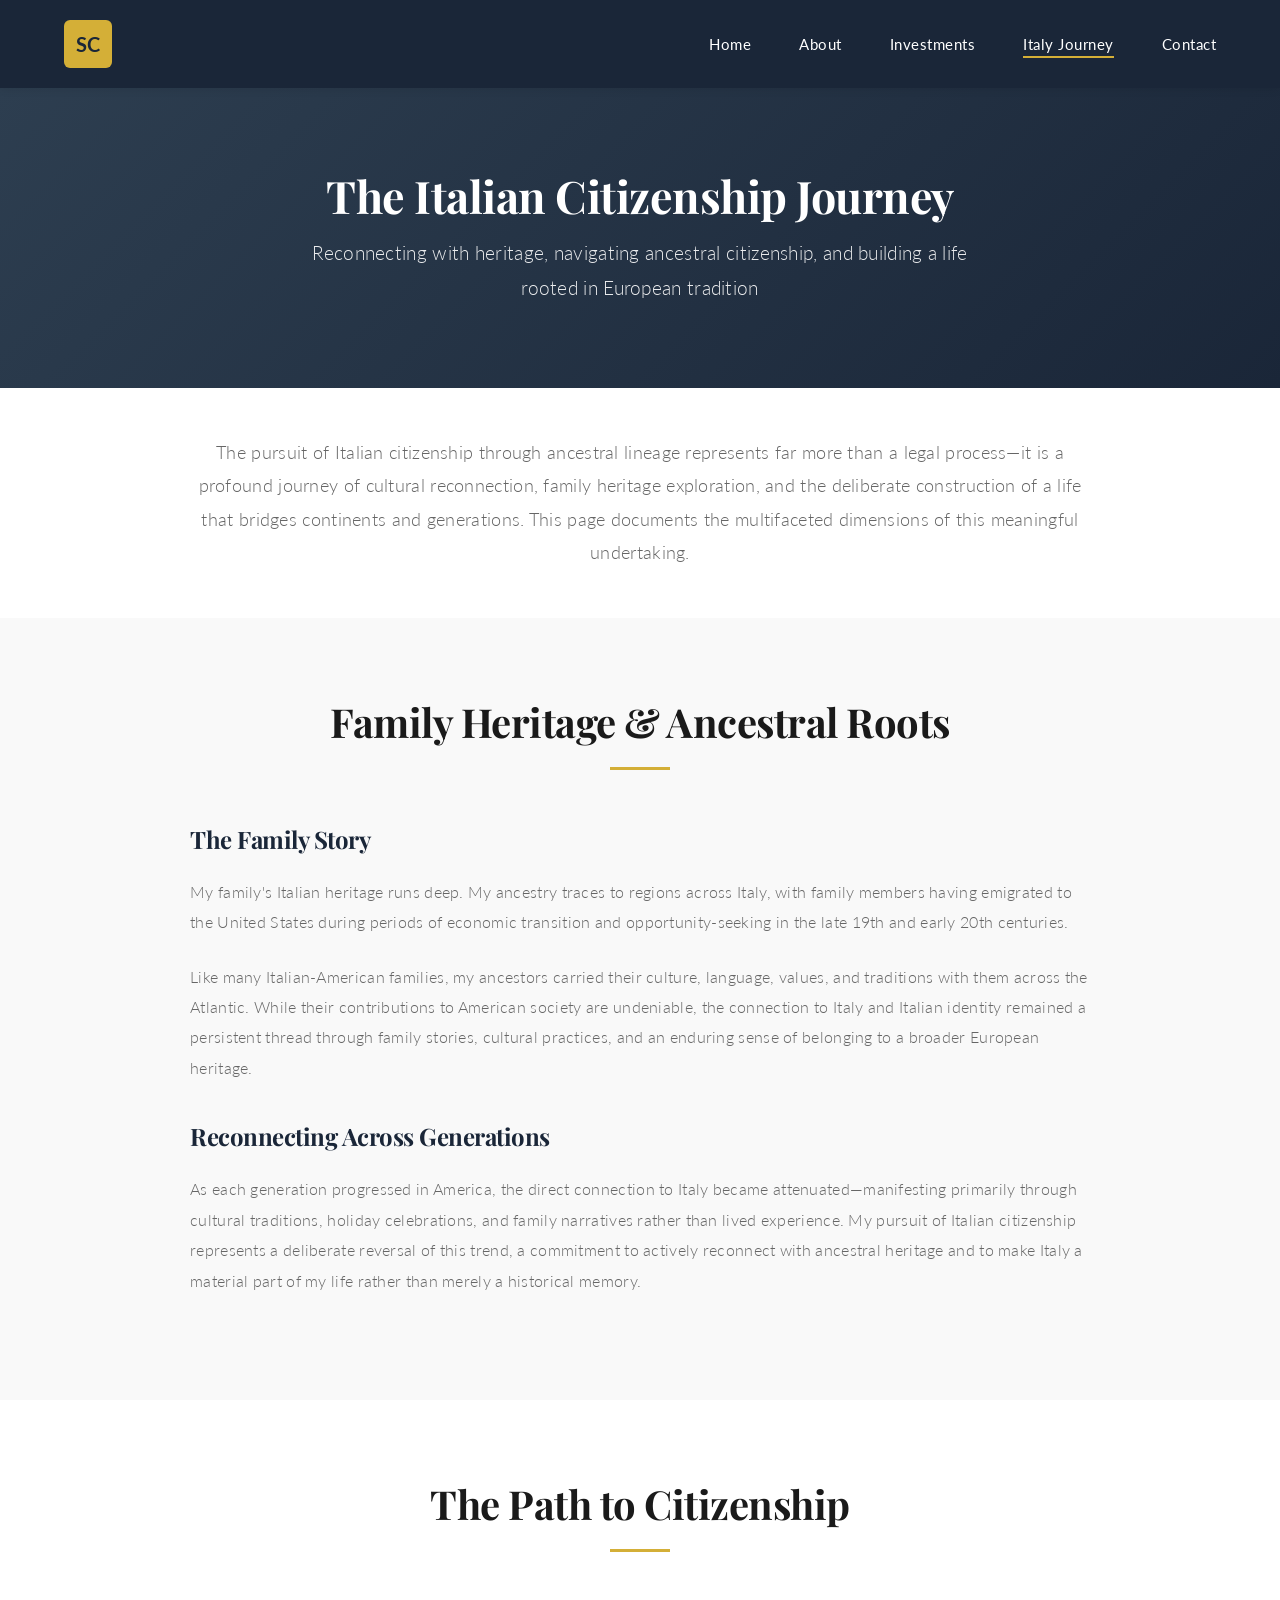
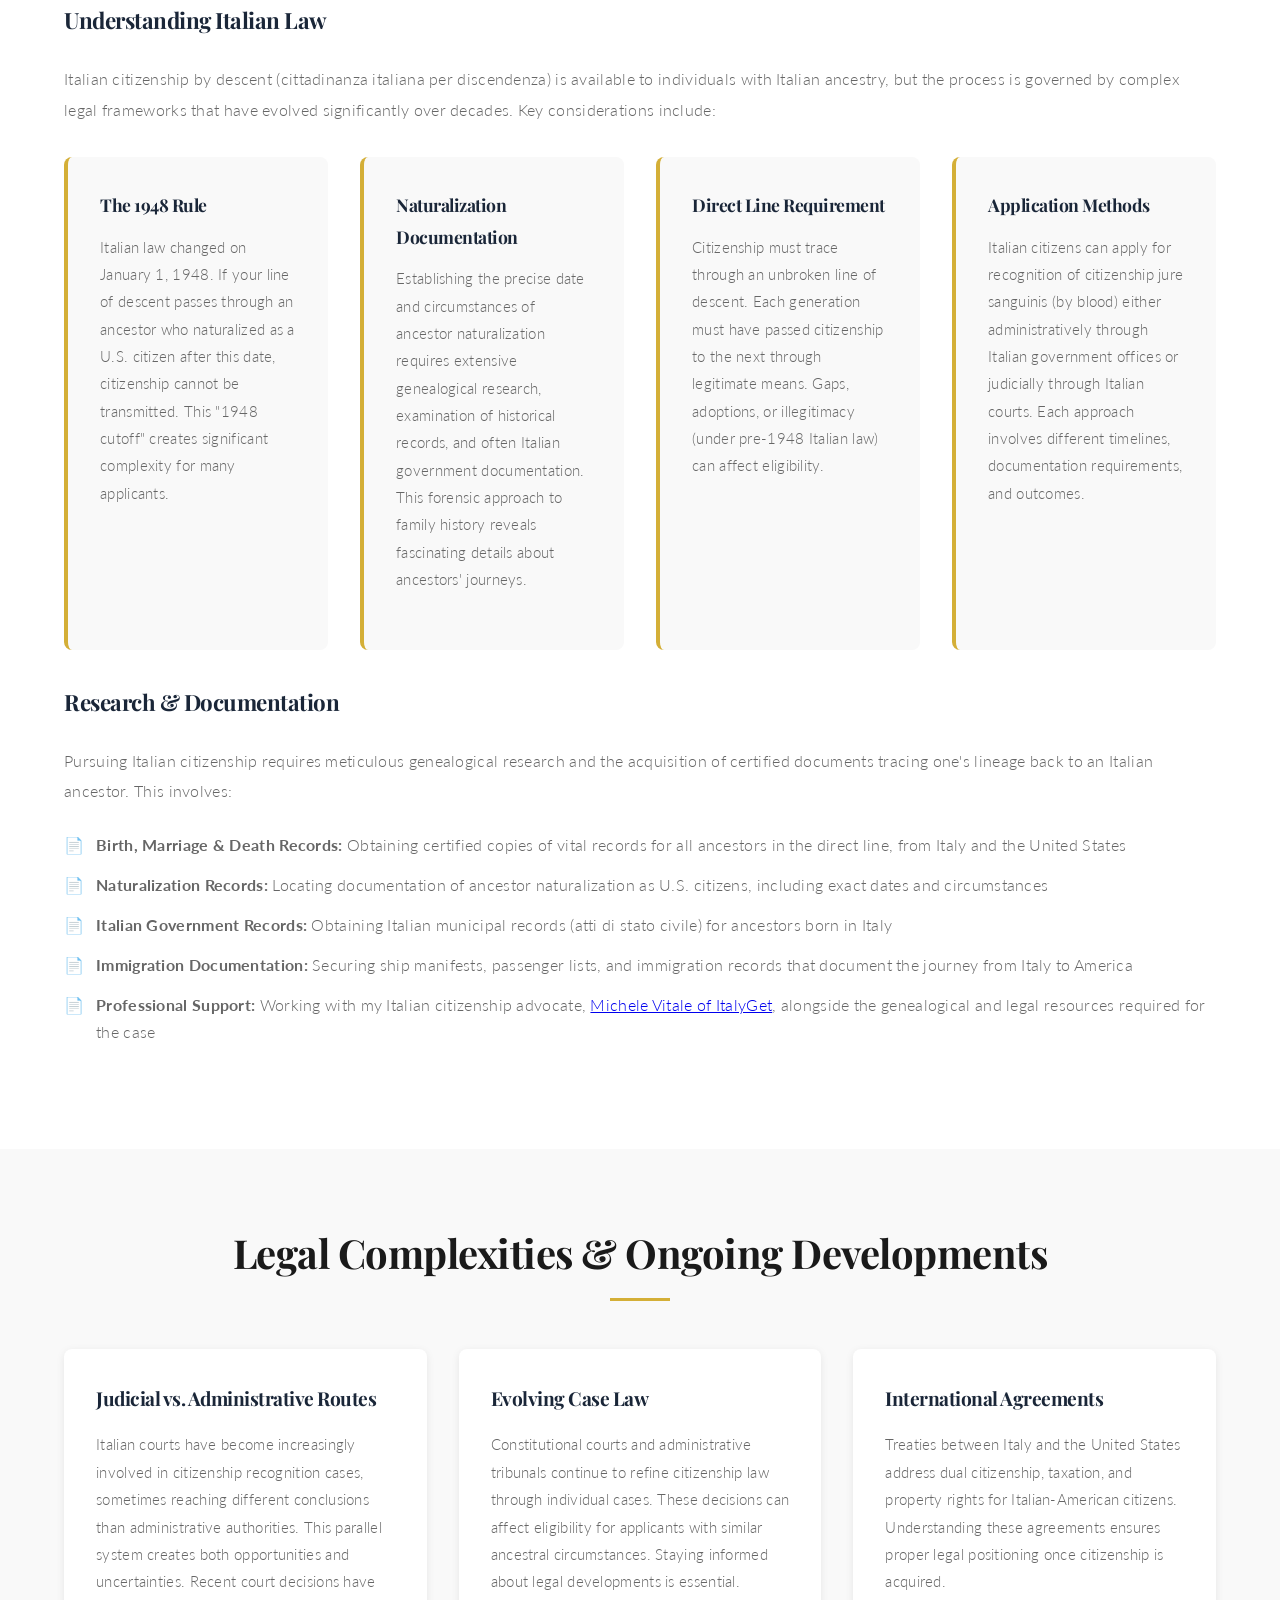
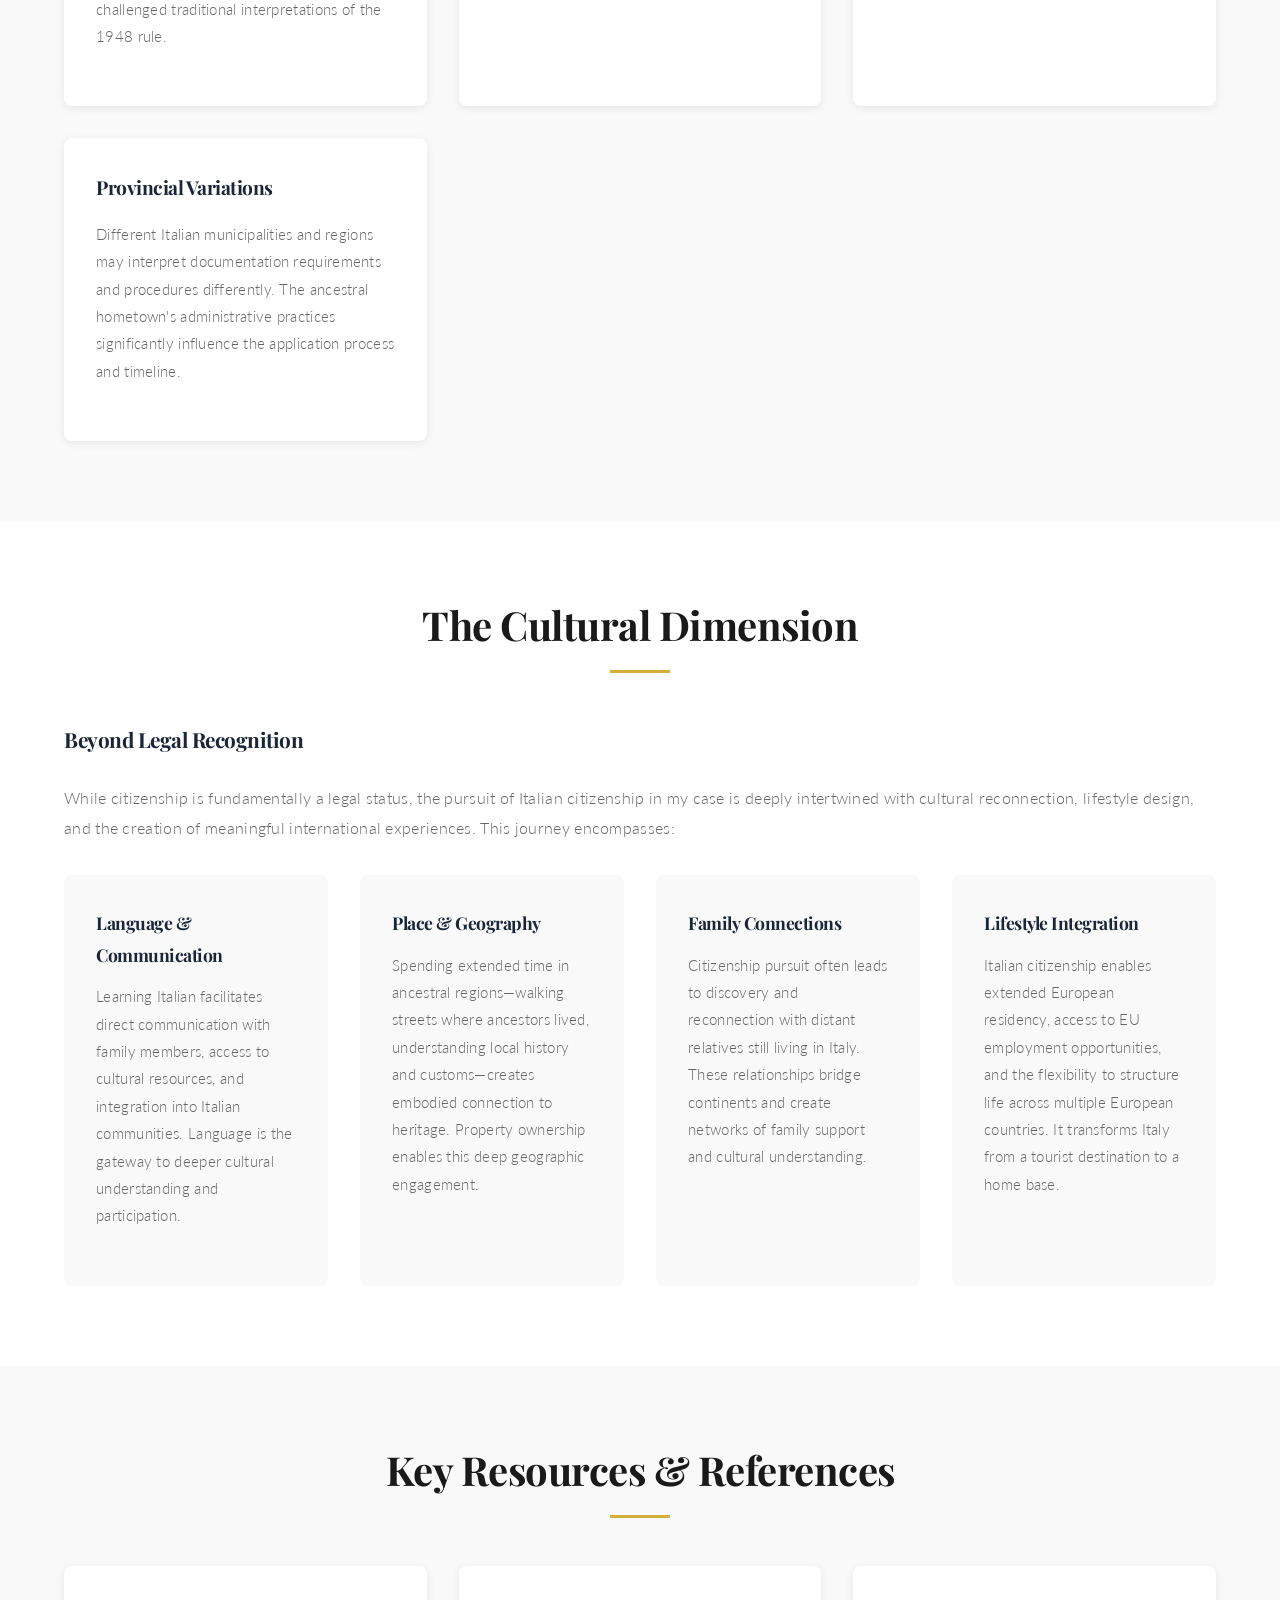
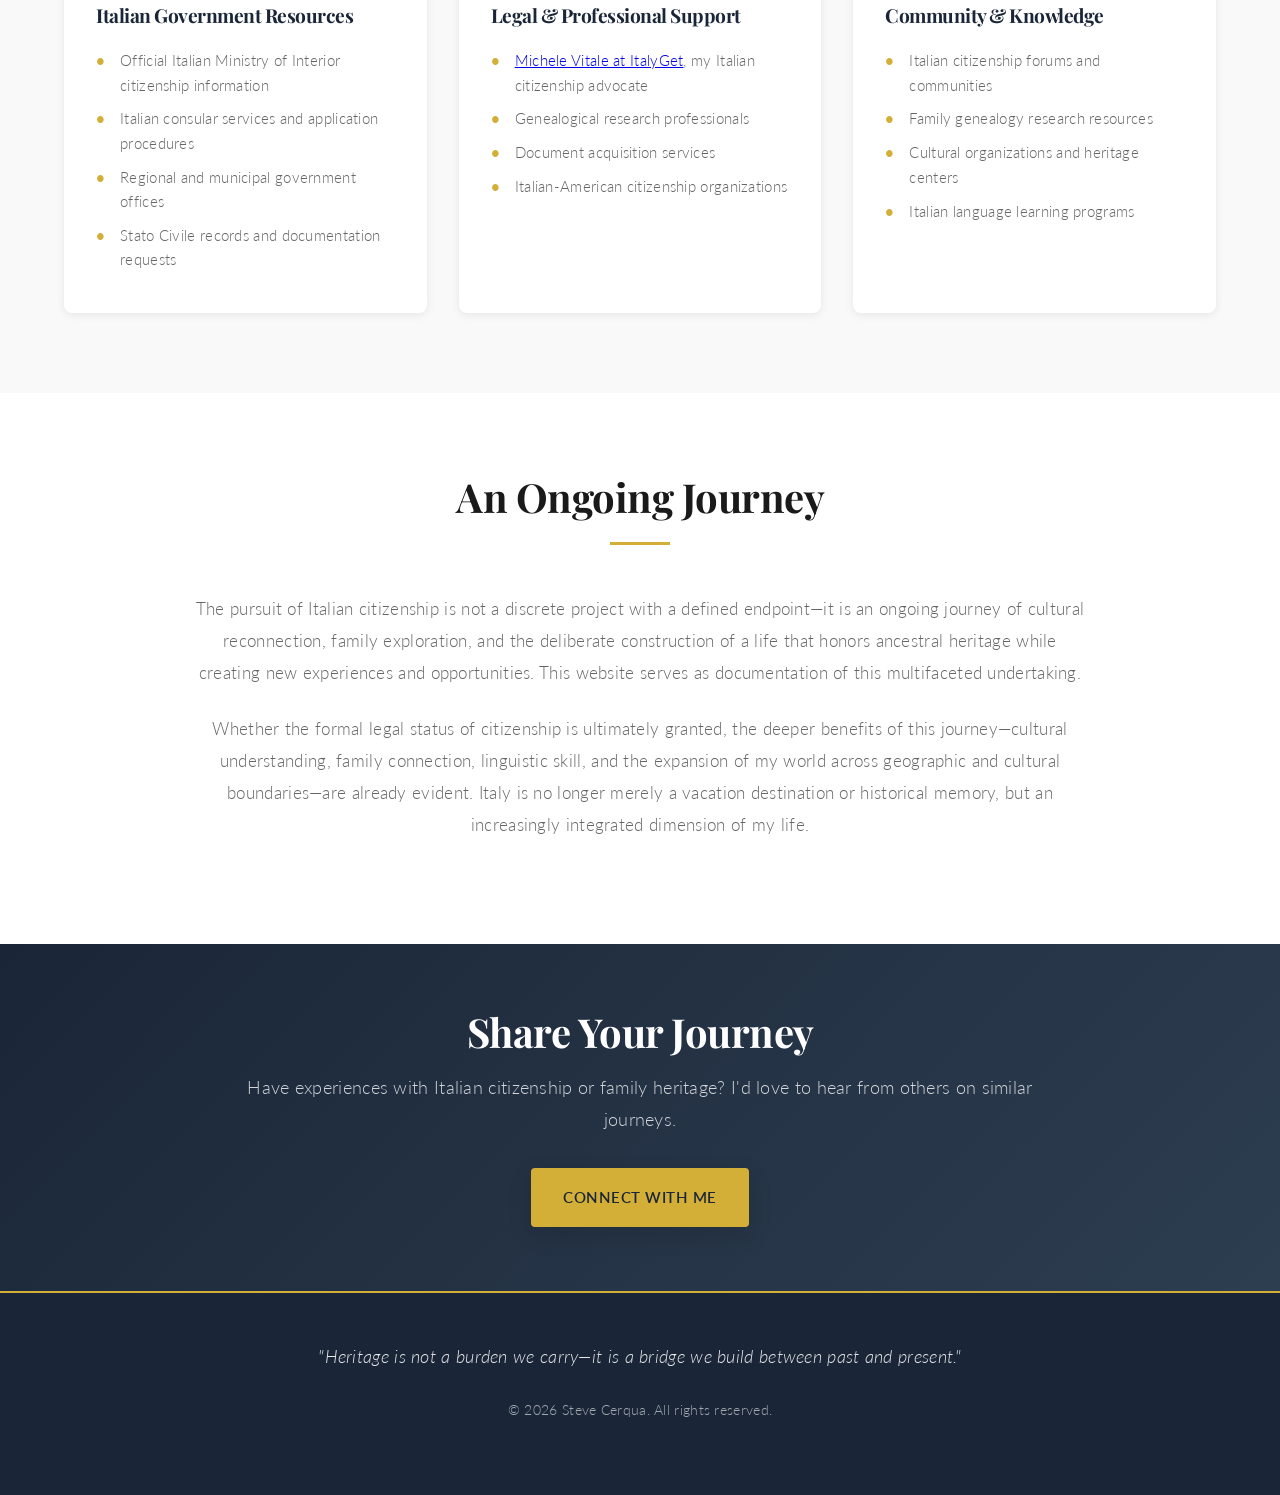
<file: italy.html>
<!DOCTYPE html>
<html lang="en">
<head>
    <meta charset="UTF-8">
    <meta name="viewport" content="width=device-width, initial-scale=1.0">
    <link rel="icon" href="favicon.svg" type="image/svg+xml">
    <title>Italian Citizenship Journey | Steve Cerqua</title>
    <link rel="stylesheet" href="style.css">
    <link href="https://fonts.googleapis.com/css2?family=Playfair+Display:wght@600;700&family=Lato:wght@300;400;700&display=swap" rel="stylesheet">
</head>
<body>

<header class="header">
    <nav class="navbar">
        <div class="logo">
            <span class="logo-text">SC</span>
        </div>
        <ul class="nav-menu">
            <li><a href="index.html" class="nav-link">Home</a></li>
            <li><a href="about.html" class="nav-link">About</a></li>
            <li><a href="investments.html" class="nav-link">Investments</a></li>
            <li><a href="italy.html" class="nav-link active">Italy Journey</a></li>
            <li><a href="contact.html" class="nav-link">Contact</a></li>
        </ul>
    </nav>
</header>

<section class="page-hero">
    <div class="section-container">
        <h1>The Italian Citizenship Journey</h1>
        <p class="page-subtitle">Reconnecting with heritage, navigating ancestral citizenship, and building a life rooted in European tradition</p>
    </div>
</section>

<section class="italy-intro">
    <div class="section-container">
        <p class="intro-text">
            The pursuit of Italian citizenship through ancestral lineage represents far more than a legal process—it is a profound journey of cultural reconnection, family heritage exploration, and the deliberate construction of a life that bridges continents and generations. This page documents the multifaceted dimensions of this meaningful undertaking.
        </p>
    </div>
</section>

<section class="heritage-section">
    <div class="section-container">
        <h2 class="section-title">Family Heritage & Ancestral Roots</h2>
        <div class="heritage-grid">
            <div class="heritage-content">
                <h3>The Family Story</h3>
                <p>
                    My family's Italian heritage runs deep. My ancestry traces to regions across Italy, with family members having emigrated to the United States during periods of economic transition and opportunity-seeking in the late 19th and early 20th centuries.
                </p>
                <p>
                    Like many Italian-American families, my ancestors carried their culture, language, values, and traditions with them across the Atlantic. While their contributions to American society are undeniable, the connection to Italy and Italian identity remained a persistent thread through family stories, cultural practices, and an enduring sense of belonging to a broader European heritage.
                </p>
                <h3>Reconnecting Across Generations</h3>
                <p>
                    As each generation progressed in America, the direct connection to Italy became attenuated—manifesting primarily through cultural traditions, holiday celebrations, and family narratives rather than lived experience. My pursuit of Italian citizenship represents a deliberate reversal of this trend, a commitment to actively reconnect with ancestral heritage and to make Italy a material part of my life rather than merely a historical memory.
                </p>
            </div>
        </div>
    </div>
</section>

<section class="citizenship-process">
    <div class="section-container">
        <h2 class="section-title">The Path to Citizenship</h2>
        <div class="process-content">
            <h3>Understanding Italian Law</h3>
            <p>
                Italian citizenship by descent (cittadinanza italiana per discendenza) is available to individuals with Italian ancestry, but the process is governed by complex legal frameworks that have evolved significantly over decades. Key considerations include:
            </p>
            <div class="process-highlights">
                <div class="highlight-card">
                    <h4>The 1948 Rule</h4>
                    <p>
                        Italian law changed on January 1, 1948. If your line of descent passes through an ancestor who naturalized as a U.S. citizen after this date, citizenship cannot be transmitted. This "1948 cutoff" creates significant complexity for many applicants.
                    </p>
                </div>

                <div class="highlight-card">
                    <h4>Naturalization Documentation</h4>
                    <p>
                        Establishing the precise date and circumstances of ancestor naturalization requires extensive genealogical research, examination of historical records, and often Italian government documentation. This forensic approach to family history reveals fascinating details about ancestors' journeys.
                    </p>
                </div>

                <div class="highlight-card">
                    <h4>Direct Line Requirement</h4>
                    <p>
                        Citizenship must trace through an unbroken line of descent. Each generation must have passed citizenship to the next through legitimate means. Gaps, adoptions, or illegitimacy (under pre-1948 Italian law) can affect eligibility.
                    </p>
                </div>

                <div class="highlight-card">
                    <h4>Application Methods</h4>
                    <p>
                        Italian citizens can apply for recognition of citizenship jure sanguinis (by blood) either administratively through Italian government offices or judicially through Italian courts. Each approach involves different timelines, documentation requirements, and outcomes.
                    </p>
                </div>
            </div>

            <h3>Research & Documentation</h3>
            <p>
                Pursuing Italian citizenship requires meticulous genealogical research and the acquisition of certified documents tracing one's lineage back to an Italian ancestor. This involves:
            </p>
            <ul class="research-list">
                <li><strong>Birth, Marriage & Death Records:</strong> Obtaining certified copies of vital records for all ancestors in the direct line, from Italy and the United States</li>
                <li><strong>Naturalization Records:</strong> Locating documentation of ancestor naturalization as U.S. citizens, including exact dates and circumstances</li>
                <li><strong>Italian Government Records:</strong> Obtaining Italian municipal records (atti di stato civile) for ancestors born in Italy</li>
                <li><strong>Immigration Documentation:</strong> Securing ship manifests, passenger lists, and immigration records that document the journey from Italy to America</li>
                <li><strong>Professional Support:</strong> Working with my Italian citizenship advocate, <a href="https://italyget.com/" target="_blank" rel="noopener noreferrer">Michele Vitale of ItalyGet</a>, alongside the genealogical and legal resources required for the case</li>
            </ul>
        </div>
    </div>
</section>

<section class="legal-complexities">
    <div class="section-container">
        <h2 class="section-title">Legal Complexities & Ongoing Developments</h2>
        <div class="complexity-grid">
            <div class="complexity-card">
                <h3>Judicial vs. Administrative Routes</h3>
                <p>
                    Italian courts have become increasingly involved in citizenship recognition cases, sometimes reaching different conclusions than administrative authorities. This parallel system creates both opportunities and uncertainties. Recent court decisions have challenged traditional interpretations of the 1948 rule.
                </p>
            </div>

            <div class="complexity-card">
                <h3>Evolving Case Law</h3>
                <p>
                    Constitutional courts and administrative tribunals continue to refine citizenship law through individual cases. These decisions can affect eligibility for applicants with similar ancestral circumstances. Staying informed about legal developments is essential.
                </p>
            </div>

            <div class="complexity-card">
                <h3>International Agreements</h3>
                <p>
                    Treaties between Italy and the United States address dual citizenship, taxation, and property rights for Italian-American citizens. Understanding these agreements ensures proper legal positioning once citizenship is acquired.
                </p>
            </div>

            <div class="complexity-card">
                <h3>Provincial Variations</h3>
                <p>
                    Different Italian municipalities and regions may interpret documentation requirements and procedures differently. The ancestral hometown's administrative practices significantly influence the application process and timeline.
                </p>
            </div>
        </div>
    </div>
</section>

<section class="cultural-dimension">
    <div class="section-container">
        <h2 class="section-title">The Cultural Dimension</h2>
        <div class="cultural-content">
            <h3>Beyond Legal Recognition</h3>
            <p>
                While citizenship is fundamentally a legal status, the pursuit of Italian citizenship in my case is deeply intertwined with cultural reconnection, lifestyle design, and the creation of meaningful international experiences. This journey encompasses:
            </p>

            <div class="cultural-aspects">
                <div class="aspect">
                    <h4>Language & Communication</h4>
                    <p>
                        Learning Italian facilitates direct communication with family members, access to cultural resources, and integration into Italian communities. Language is the gateway to deeper cultural understanding and participation.
                    </p>
                </div>

                <div class="aspect">
                    <h4>Place & Geography</h4>
                    <p>
                        Spending extended time in ancestral regions—walking streets where ancestors lived, understanding local history and customs—creates embodied connection to heritage. Property ownership enables this deep geographic engagement.
                    </p>
                </div>

                <div class="aspect">
                    <h4>Family Connections</h4>
                    <p>
                        Citizenship pursuit often leads to discovery and reconnection with distant relatives still living in Italy. These relationships bridge continents and create networks of family support and cultural understanding.
                    </p>
                </div>

                <div class="aspect">
                    <h4>Lifestyle Integration</h4>
                    <p>
                        Italian citizenship enables extended European residency, access to EU employment opportunities, and the flexibility to structure life across multiple European countries. It transforms Italy from a tourist destination to a home base.
                    </p>
                </div>
            </div>
        </div>
    </div>
</section>

<section class="documentation-hub">
    <div class="section-container">
        <h2 class="section-title">Key Resources & References</h2>
        <div class="resources-grid">
            <div class="resource-card">
                <h3>Italian Government Resources</h3>
                <ul>
                    <li>Official Italian Ministry of Interior citizenship information</li>
                    <li>Italian consular services and application procedures</li>
                    <li>Regional and municipal government offices</li>
                    <li>Stato Civile records and documentation requests</li>
                </ul>
            </div>

            <div class="resource-card">
                <h3>Legal & Professional Support</h3>
                <ul>
                    <li><a href="https://italyget.com/" target="_blank" rel="noopener noreferrer">Michele Vitale at ItalyGet</a>, my Italian citizenship advocate</li>
                    <li>Genealogical research professionals</li>
                    <li>Document acquisition services</li>
                    <li>Italian-American citizenship organizations</li>
                </ul>
            </div>

            <div class="resource-card">
                <h3>Community & Knowledge</h3>
                <ul>
                    <li>Italian citizenship forums and communities</li>
                    <li>Family genealogy research resources</li>
                    <li>Cultural organizations and heritage centers</li>
                    <li>Italian language learning programs</li>
                </ul>
            </div>
        </div>
    </div>
</section>

<section class="ongoing-journey">
    <div class="section-container">
        <h2 class="section-title">An Ongoing Journey</h2>
        <div class="journey-content">
            <p>
                The pursuit of Italian citizenship is not a discrete project with a defined endpoint—it is an ongoing journey of cultural reconnection, family exploration, and the deliberate construction of a life that honors ancestral heritage while creating new experiences and opportunities. This website serves as documentation of this multifaceted undertaking.
            </p>
            <p>
                Whether the formal legal status of citizenship is ultimately granted, the deeper benefits of this journey—cultural understanding, family connection, linguistic skill, and the expansion of my world across geographic and cultural boundaries—are already evident. Italy is no longer merely a vacation destination or historical memory, but an increasingly integrated dimension of my life.
            </p>
        </div>
    </div>
</section>

<section class="cta-section">
    <div class="section-container cta-content">
        <h2>Share Your Journey</h2>
        <p>Have experiences with Italian citizenship or family heritage? I'd love to hear from others on similar journeys.</p>
        <a href="contact.html" class="btn btn-primary">Connect With Me</a>
    </div>
</section>

<footer class="footer">
    <div class="section-container footer-content">
        <p class="footer-quote">"Heritage is not a burden we carry—it is a bridge we build between past and present."</p>
        <p class="footer-copyright">© 2026 Steve Cerqua. All rights reserved.</p>
    </div>
</footer>

</body>
</html>
</file>
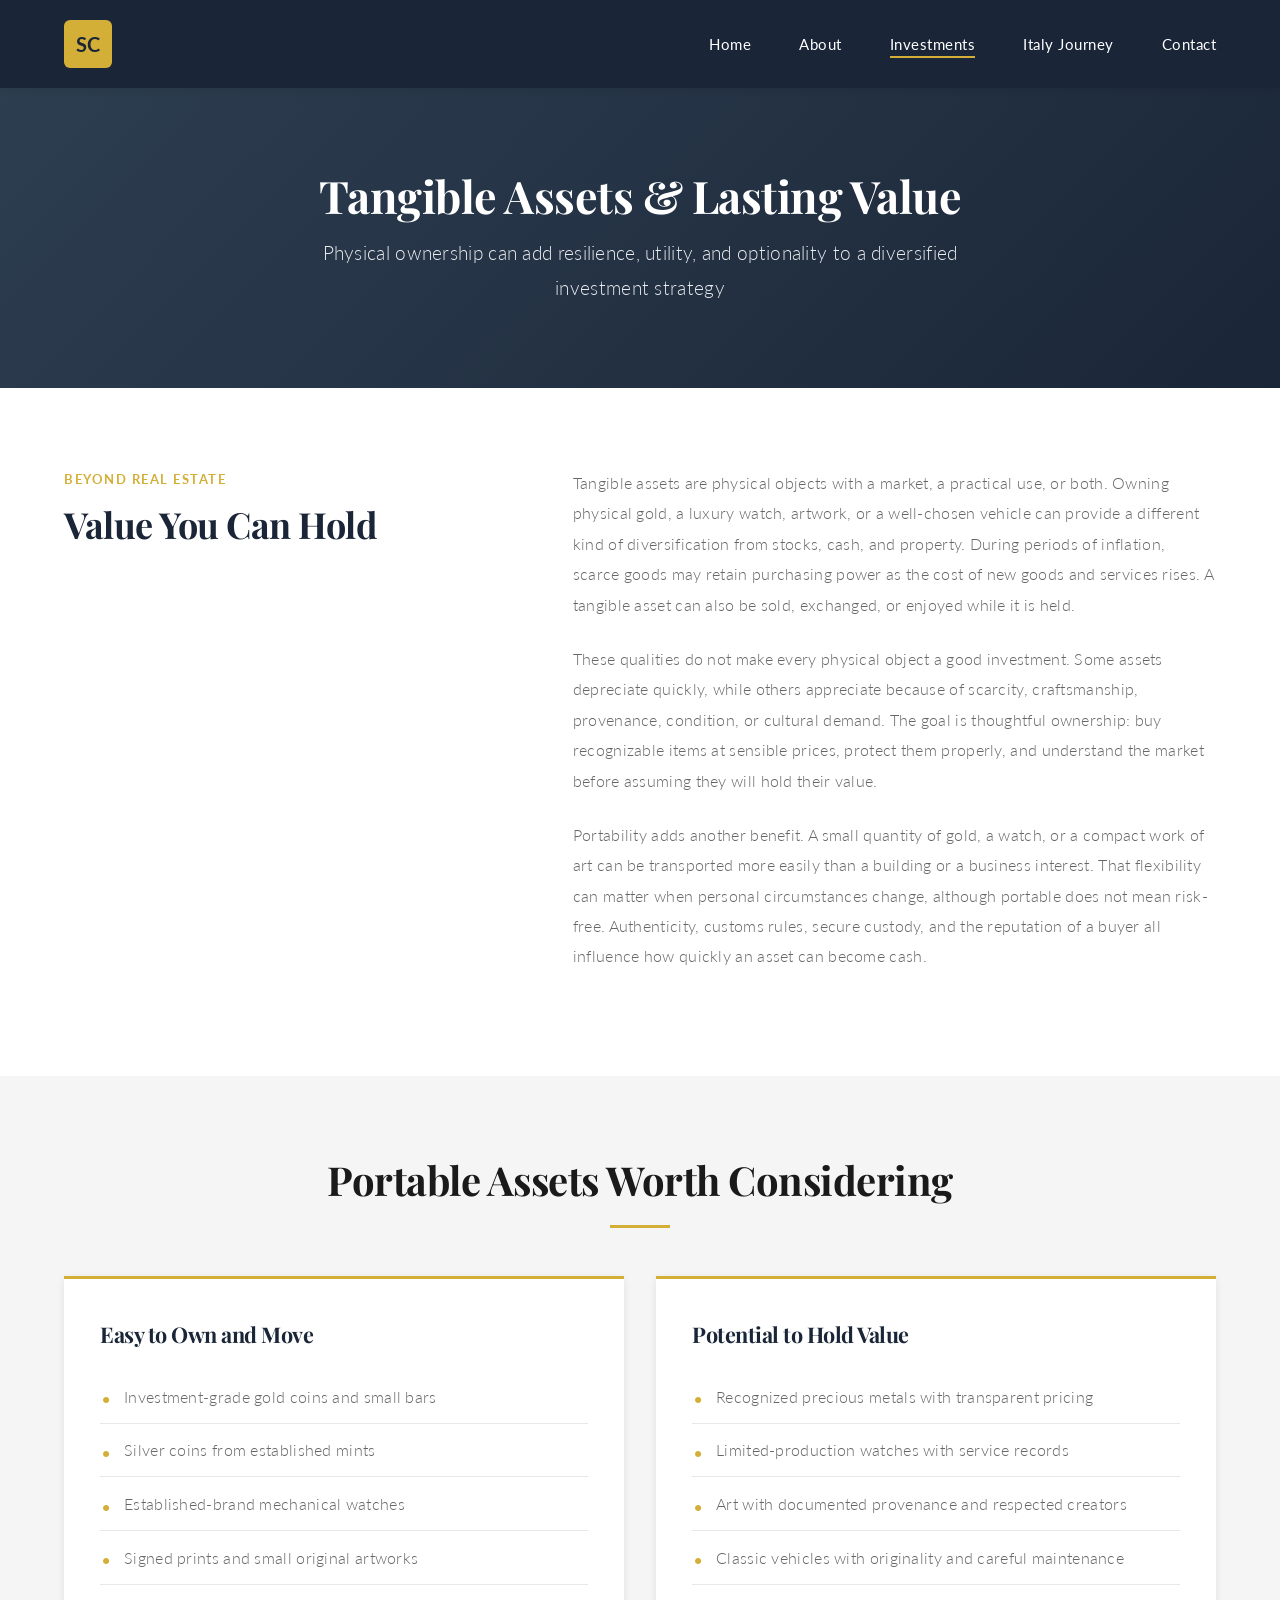
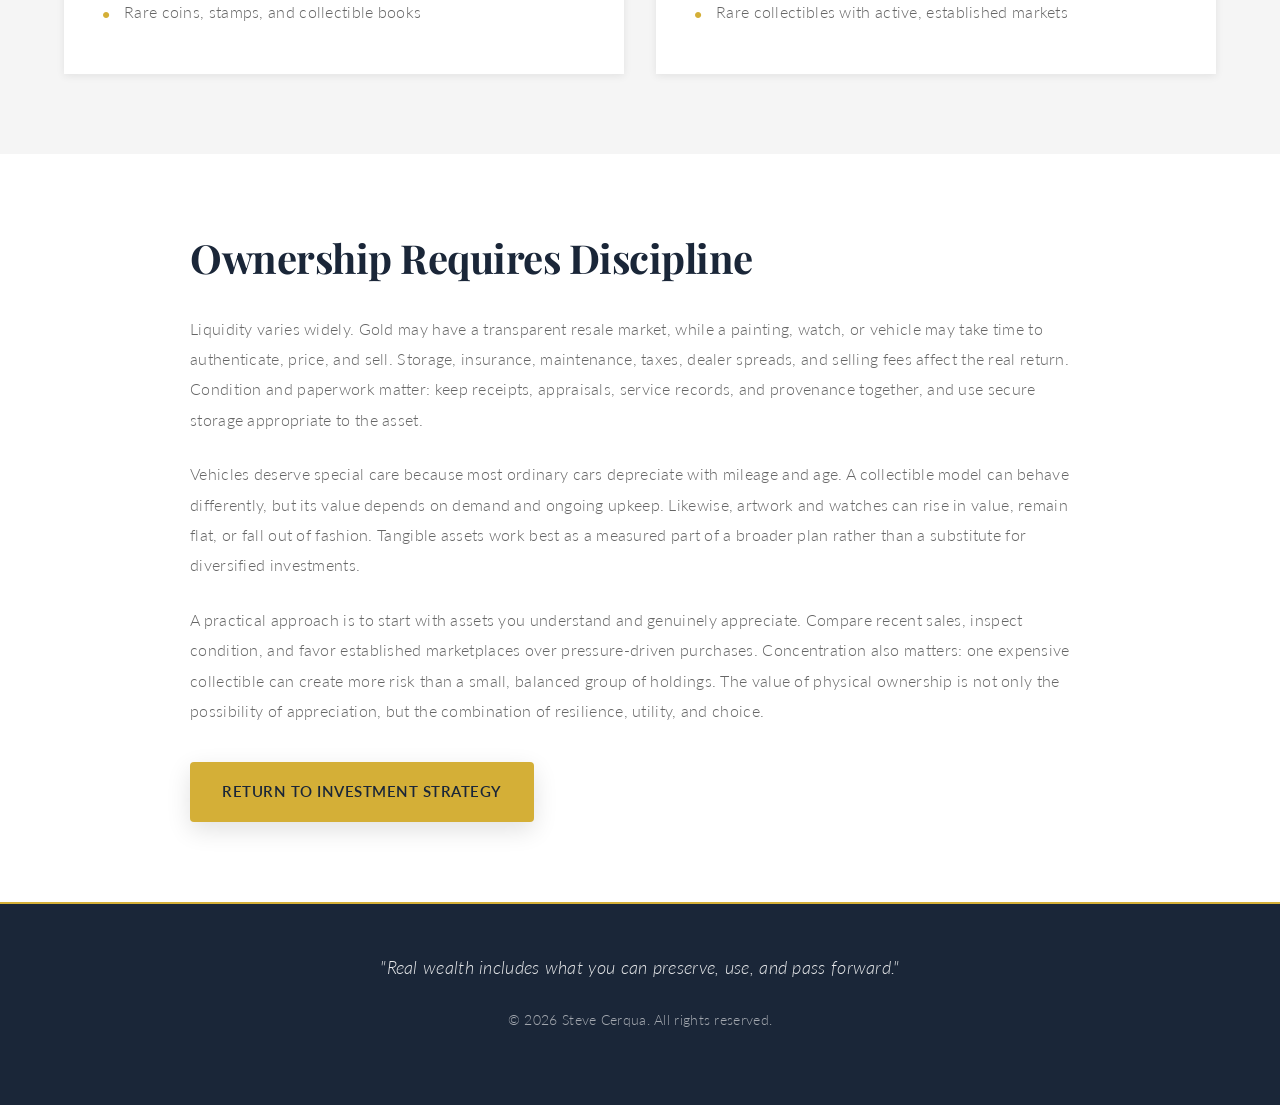
<file: tangible-assets.html>
<!DOCTYPE html>
<html lang="en">
<head>
    <meta charset="UTF-8">
    <meta name="viewport" content="width=device-width, initial-scale=1.0">
    <link rel="icon" href="favicon.svg" type="image/svg+xml">
    <title>Tangible Assets & Value | Steve Cerqua</title>
    <link rel="stylesheet" href="style.css">
    <link href="https://fonts.googleapis.com/css2?family=Playfair+Display:wght@600;700&family=Lato:wght@300;400;700&display=swap" rel="stylesheet">
</head>
<body>

<header class="header">
    <nav class="navbar">
        <div class="logo">
            <span class="logo-text">SC</span>
        </div>
        <ul class="nav-menu">
            <li><a href="index.html" class="nav-link">Home</a></li>
            <li><a href="about.html" class="nav-link">About</a></li>
            <li><a href="investments.html" class="nav-link active">Investments</a></li>
            <li><a href="italy.html" class="nav-link">Italy Journey</a></li>
            <li><a href="contact.html" class="nav-link">Contact</a></li>
        </ul>
    </nav>
</header>

<section class="page-hero">
    <div class="section-container">
        <h1>Tangible Assets & Lasting Value</h1>
        <p class="page-subtitle">Physical ownership can add resilience, utility, and optionality to a diversified investment strategy</p>
    </div>
</section>

<section class="tangible-intro">
    <div class="section-container tangible-intro-grid">
        <div>
            <p class="eyebrow">Beyond Real Estate</p>
            <h2>Value You Can Hold</h2>
        </div>
        <div class="tangible-copy">
            <p>Tangible assets are physical objects with a market, a practical use, or both. Owning physical gold, a luxury watch, artwork, or a well-chosen vehicle can provide a different kind of diversification from stocks, cash, and property. During periods of inflation, scarce goods may retain purchasing power as the cost of new goods and services rises. A tangible asset can also be sold, exchanged, or enjoyed while it is held.</p>
            <p>These qualities do not make every physical object a good investment. Some assets depreciate quickly, while others appreciate because of scarcity, craftsmanship, provenance, condition, or cultural demand. The goal is thoughtful ownership: buy recognizable items at sensible prices, protect them properly, and understand the market before assuming they will hold their value.</p>
            <p>Portability adds another benefit. A small quantity of gold, a watch, or a compact work of art can be transported more easily than a building or a business interest. That flexibility can matter when personal circumstances change, although portable does not mean risk-free. Authenticity, customs rules, secure custody, and the reputation of a buyer all influence how quickly an asset can become cash.</p>
        </div>
    </div>
</section>

<section class="tangible-assets-section">
    <div class="section-container">
        <h2 class="section-title">Portable Assets Worth Considering</h2>
        <div class="tangible-lists">
            <div class="tangible-list-panel">
                <h3>Easy to Own and Move</h3>
                <ul class="tangible-list">
                    <li>Investment-grade gold coins and small bars</li>
                    <li>Silver coins from established mints</li>
                    <li>Established-brand mechanical watches</li>
                    <li>Signed prints and small original artworks</li>
                    <li>Rare coins, stamps, and collectible books</li>
                </ul>
            </div>
            <div class="tangible-list-panel">
                <h3>Potential to Hold Value</h3>
                <ul class="tangible-list">
                    <li>Recognized precious metals with transparent pricing</li>
                    <li>Limited-production watches with service records</li>
                    <li>Art with documented provenance and respected creators</li>
                    <li>Classic vehicles with originality and careful maintenance</li>
                    <li>Rare collectibles with active, established markets</li>
                </ul>
            </div>
        </div>
    </div>
</section>

<section class="tangible-guidance">
    <div class="section-container tangible-guidance-content">
        <h2>Ownership Requires Discipline</h2>
        <p>Liquidity varies widely. Gold may have a transparent resale market, while a painting, watch, or vehicle may take time to authenticate, price, and sell. Storage, insurance, maintenance, taxes, dealer spreads, and selling fees affect the real return. Condition and paperwork matter: keep receipts, appraisals, service records, and provenance together, and use secure storage appropriate to the asset.</p>
        <p>Vehicles deserve special care because most ordinary cars depreciate with mileage and age. A collectible model can behave differently, but its value depends on demand and ongoing upkeep. Likewise, artwork and watches can rise in value, remain flat, or fall out of fashion. Tangible assets work best as a measured part of a broader plan rather than a substitute for diversified investments.</p>
        <p>A practical approach is to start with assets you understand and genuinely appreciate. Compare recent sales, inspect condition, and favor established marketplaces over pressure-driven purchases. Concentration also matters: one expensive collectible can create more risk than a small, balanced group of holdings. The value of physical ownership is not only the possibility of appreciation, but the combination of resilience, utility, and choice.</p>
        <a href="investments.html" class="btn btn-primary">Return to Investment Strategy</a>
    </div>
</section>

<footer class="footer">
    <div class="section-container footer-content">
        <p class="footer-quote">"Real wealth includes what you can preserve, use, and pass forward."</p>
        <p class="footer-copyright">© 2026 Steve Cerqua. All rights reserved.</p>
    </div>
</footer>

</body>
</html>
</file>
<file: style.css>
/* ============================================
   MODERN LUXURY EXECUTIVE HOMEPAGE
   ============================================ */

:root {
    --primary-dark: #1a2638;
    --primary-light: #2d3e50;
    --accent-gold: #d4af37;
    --accent-light-gold: #e8c547;
    --text-dark: #1a1a1a;
    --text-light: #666666;
    --text-white: #ffffff;
    --bg-light: #f9f9f9;
    --bg-white: #ffffff;
    --border-light: #e8e8e8;
    --shadow-sm: 0 2px 8px rgba(0, 0, 0, 0.08);
    --shadow-md: 0 8px 24px rgba(0, 0, 0, 0.12);
    --shadow-lg: 0 16px 48px rgba(0, 0, 0, 0.16);
    --transition: all 0.3s cubic-bezier(0.25, 0.46, 0.45, 0.94);
}

* {
    margin: 0;
    padding: 0;
    box-sizing: border-box;
}

html {
    scroll-behavior: smooth;
}

body {
    font-family: 'Lato', -apple-system, BlinkMacSystemFont, 'Segoe UI', sans-serif;
    line-height: 1.8;
    color: var(--text-dark);
    background: var(--bg-white);
    font-weight: 300;
    letter-spacing: 0.3px;
}

/* ============================================
   TYPOGRAPHY
   ============================================ */

h1, h2, h3, h4, h5, h6 {
    font-family: 'Playfair Display', serif;
    font-weight: 700;
    letter-spacing: -0.5px;
    color: var(--text-dark);
}

h1 {
    font-size: 3.5rem;
    line-height: 1.1;
    margin-bottom: 1.5rem;
    font-weight: 700;
}

h2 {
    font-size: 2.5rem;
    line-height: 1.2;
    margin-bottom: 2rem;
    font-weight: 700;
}

h3 {
    font-size: 1.5rem;
    margin-bottom: 1rem;
    font-weight: 700;
}

p {
    color: var(--text-light);
    margin-bottom: 1.5rem;
}

/* ============================================
   HEADER & NAVIGATION
   ============================================ */

.header {
    background: var(--primary-dark);
    position: sticky;
    top: 0;
    z-index: 1000;
    box-shadow: var(--shadow-sm);
}

.navbar {
    display: flex;
    justify-content: space-between;
    align-items: center;
    padding: 1.25rem 4rem;
    max-width: 1400px;
    margin: 0 auto;
}

.logo {
    display: flex;
    align-items: center;
    justify-content: center;
    width: 48px;
    height: 48px;
    background: var(--accent-gold);
    border-radius: 6px;
    font-weight: 700;
    cursor: pointer;
    transition: var(--transition);
}

.logo:hover {
    background: var(--accent-light-gold);
    transform: translateY(-2px);
    box-shadow: var(--shadow-md);
}

.logo-text {
    color: var(--primary-dark);
    font-size: 1.25rem;
    letter-spacing: 0.5px;
}

.nav-menu {
    display: flex;
    list-style: none;
    gap: 3rem;
    align-items: center;
}

.nav-link {
    color: var(--text-white);
    text-decoration: none;
    font-size: 0.95rem;
    font-weight: 400;
    letter-spacing: 0.5px;
    position: relative;
    transition: var(--transition);
}

.nav-link::after {
    content: '';
    position: absolute;
    bottom: -5px;
    left: 0;
    width: 0;
    height: 2px;
    background: var(--accent-gold);
    transition: var(--transition);
}

.nav-link:hover::after,
.nav-link.active::after {
    width: 100%;
}

.nav-link:hover {
    color: var(--accent-gold);
}

.property-banner {
    background: #1f4a4d;
}

.property-banner-content {
    align-items: center;
    display: flex;
    gap: 1.5rem;
    justify-content: space-between;
    padding: 0.7rem 4rem;
}

.property-banner p {
    color: var(--text-white);
    font-size: 0.9rem;
    margin: 0;
    white-space: nowrap;
}

.property-banner p span,
.market-property-label {
    font-weight: 700;
    letter-spacing: 0.75px;
    text-transform: uppercase;
}

.property-banner a {
    color: var(--accent-light-gold);
    font-size: 0.82rem;
    font-weight: 700;
    text-decoration: none;
    text-transform: uppercase;
    white-space: nowrap;
}

.property-banner a:hover {
    text-decoration: underline;
}

/* ============================================
   HERO SECTION
   ============================================ */

.hero {
    background: linear-gradient(135deg, #f9f9f9 0%, #ffffff 100%);
    padding: 6rem 4rem;
    min-height: 100vh;
    display: flex;
    align-items: center;
    justify-content: center;
}

.hero-content {
    display: grid;
    grid-template-columns: 1fr 1fr;
    gap: 4rem;
    max-width: 1400px;
    width: 100%;
    align-items: center;
}

.hero-text {
    z-index: 10;
}

.tagline {
    font-size: 0.9rem;
    font-weight: 400;
    letter-spacing: 2px;
    text-transform: uppercase;
    color: var(--accent-gold);
    margin-bottom: 1rem;
}

.subtitle {
    font-size: 1.3rem;
    line-height: 1.6;
    color: var(--text-dark);
    margin-bottom: 1.5rem;
    font-weight: 400;
}

.description {
    font-size: 1.05rem;
    line-height: 1.9;
    color: var(--text-light);
    margin-bottom: 2.5rem;
    max-width: 550px;
}

.hero-buttons {
    display: flex;
    gap: 1.5rem;
    flex-wrap: wrap;
    margin-top: 2.5rem;
}

.btn {
    display: inline-block;
    padding: 1rem 2rem;
    font-size: 0.95rem;
    font-weight: 600;
    letter-spacing: 0.5px;
    text-decoration: none;
    border-radius: 4px;
    transition: var(--transition);
    cursor: pointer;
    border: none;
    text-transform: uppercase;
}

.btn-primary {
    background: var(--accent-gold);
    color: var(--primary-dark);
    box-shadow: var(--shadow-md);
}

.btn-primary:hover {
    background: var(--accent-light-gold);
    transform: translateY(-3px);
    box-shadow: var(--shadow-lg);
}

.btn-secondary {
    background: transparent;
    color: var(--primary-dark);
    border: 2px solid var(--primary-dark);
}

.btn-secondary:hover {
    background: var(--primary-dark);
    color: var(--text-white);
    transform: translateY(-3px);
}

.hero-image-container {
    position: relative;
    display: flex;
    justify-content: center;
    align-items: center;
}

.image-frame {
    position: relative;
    width: 100%;
    aspect-ratio: 3 / 4;
    max-width: 380px;
}

.image-frame::before {
    content: '';
    position: absolute;
    inset: 0;
    background: var(--accent-gold);
    transform: translate(12px, 12px);
    z-index: -1;
}

.image-frame::after {
    content: '';
    position: absolute;
    inset: -3px;
    border: 2px solid var(--accent-gold);
    opacity: 0.3;
    z-index: -1;
}

.hero-image {
    width: 100%;
    height: 100%;
    object-fit: cover;
    border-radius: 2px;
    box-shadow: var(--shadow-lg);
    display: block;
}

/* ============================================
   SECTIONS
   ============================================ */

.section-container {
    max-width: 1200px;
    margin: 0 auto;
}

.about, .expertise, .ventures {
    padding: 5rem 4rem;
}

.about {
    background: var(--bg-white);
}

.expertise {
    background: #f5f5f5;
}

.ventures {
    background: var(--bg-white);
}

.section-title {
    font-size: 2.5rem;
    text-align: center;
    margin-bottom: 3rem;
    position: relative;
    padding-bottom: 1.5rem;
}

.section-title::after {
    content: '';
    position: absolute;
    bottom: 0;
    left: 50%;
    transform: translateX(-50%);
    width: 60px;
    height: 3px;
    background: var(--accent-gold);
}

/* ============================================
   ABOUT SECTION
   ============================================ */

.about-intro {
    font-size: 1.2rem;
    font-weight: 400;
    color: var(--text-dark);
    margin-bottom: 2rem;
    line-height: 1.9;
}

.about-content p {
    font-size: 1rem;
    line-height: 1.9;
}

/* ============================================
   EXPERTISE SECTION
   ============================================ */

.expertise-grid {
    display: grid;
    grid-template-columns: repeat(auto-fit, minmax(280px, 1fr));
    gap: 2rem;
}

.expertise-card {
    background: var(--bg-white);
    padding: 2.5rem;
    border-radius: 8px;
    text-align: center;
    box-shadow: var(--shadow-sm);
    transition: var(--transition);
    border-top: 3px solid transparent;
}

.expertise-card:hover {
    border-top-color: var(--accent-gold);
    transform: translateY(-8px);
    box-shadow: var(--shadow-md);
}

.expertise-icon {
    font-size: 2.5rem;
    margin-bottom: 1rem;
    display: block;
}

.expertise-card h3 {
    font-size: 1.3rem;
    margin-bottom: 1rem;
    color: var(--primary-dark);
}

.expertise-card p {
    font-size: 0.95rem;
    line-height: 1.8;
    color: var(--text-light);
}

/* ============================================
   VENTURES SECTION
   ============================================ */

.ventures-grid {
    display: grid;
    grid-template-columns: repeat(auto-fit, minmax(320px, 1fr));
    gap: 2.5rem;
}

.venture-card {
    background: linear-gradient(135deg, var(--bg-white) 0%, #fafafa 100%);
    padding: 3rem;
    border-radius: 8px;
    box-shadow: var(--shadow-sm);
    transition: var(--transition);
    position: relative;
    overflow: hidden;
}

.venture-card::before {
    content: '';
    position: absolute;
    top: 0;
    left: 0;
    width: 4px;
    height: 100%;
    background: var(--accent-gold);
    transition: var(--transition);
}

.venture-card:hover {
    transform: translateY(-8px);
    box-shadow: var(--shadow-md);
}

.venture-card:hover::before {
    width: 100%;
    opacity: 0.05;
}

.venture-card h3 {
    font-size: 1.4rem;
    margin-bottom: 0.5rem;
    color: var(--primary-dark);
}

.location-subtitle {
    font-size: 0.85rem;
    color: var(--accent-gold);
    text-transform: uppercase;
    letter-spacing: 1px;
    margin-bottom: 1.5rem;
    font-weight: 600;
}

.venture-card p {
    font-size: 0.95rem;
    line-height: 1.8;
    color: var(--text-light);
}

/* ============================================
   CTA SECTION
   ============================================ */

.cta-section {
    background: linear-gradient(135deg, var(--primary-dark) 0%, var(--primary-light) 100%);
    padding: 4rem;
    text-align: center;
}

.cta-content {
    max-width: 800px;
    margin: 0 auto;
}

.cta-content h2 {
    color: var(--text-white);
    margin-bottom: 1rem;
}

.cta-content p {
    color: rgba(255, 255, 255, 0.8);
    font-size: 1.1rem;
    margin-bottom: 2rem;
}

/* ============================================
   FOOTER
   ============================================ */

.footer {
    background: var(--primary-dark);
    color: var(--text-white);
    padding: 3rem 4rem;
    border-top: 2px solid var(--accent-gold);
}

.footer-content {
    text-align: center;
}

.footer-quote {
    font-size: 1.1rem;
    font-style: italic;
    color: rgba(255, 255, 255, 0.9);
    margin-bottom: 1.5rem;
    line-height: 1.8;
}

.footer-copyright {
    font-size: 0.9rem;
    color: rgba(255, 255, 255, 0.6);
}

/* ============================================
   PAGE HERO SECTIONS
   ============================================ */

.page-hero {
    background: linear-gradient(135deg, var(--primary-light) 0%, var(--primary-dark) 100%);
    padding: 4rem;
    text-align: center;
    color: var(--text-white);
    min-height: 300px;
    display: flex;
    align-items: center;
    justify-content: center;
}

.page-hero h1 {
    color: var(--text-white);
    margin-bottom: 1rem;
    font-size: 2.8rem;
}

.page-subtitle {
    font-size: 1.2rem;
    color: rgba(255, 255, 255, 0.9);
    max-width: 700px;
    margin: 0 auto;
    line-height: 1.8;
}

/* ============================================
   CALLS & PUTS PAGE
   ============================================ */

.investment-feature-link {
    background: #f5f5f5;
    padding: 2.5rem 4rem;
    border-bottom: 1px solid var(--border-light);
}

.investment-feature-link-content {
    display: flex;
    align-items: center;
    justify-content: space-between;
    gap: 2rem;
}

.investment-feature-link h2 {
    color: var(--primary-dark);
    font-size: 1.8rem;
    margin-bottom: 0.5rem;
}

.investment-feature-link p:last-child {
    margin-bottom: 0;
    max-width: 680px;
}

.tangible-intro,
.tangible-assets-section,
.tangible-guidance {
    padding: 5rem 4rem;
}

.tangible-intro {
    background: var(--bg-white);
}

.tangible-intro-grid {
    display: grid;
    grid-template-columns: minmax(240px, 0.8fr) 1.2fr;
    gap: 5rem;
    align-items: start;
}

.tangible-intro h2 {
    color: var(--primary-dark);
    font-size: 2.25rem;
    margin-bottom: 0;
}

.tangible-copy p,
.tangible-guidance-content p {
    line-height: 1.9;
}

.tangible-assets-section {
    background: #f5f5f5;
}

.tangible-lists {
    display: grid;
    grid-template-columns: repeat(2, 1fr);
    gap: 2rem;
}

.tangible-list-panel {
    background: var(--bg-white);
    border-top: 3px solid var(--accent-gold);
    box-shadow: var(--shadow-sm);
    padding: 2.25rem;
}

.tangible-list-panel h3 {
    color: var(--primary-dark);
    font-size: 1.35rem;
}

.tangible-list {
    list-style: none;
    padding: 0;
}

.tangible-list li {
    border-bottom: 1px solid var(--border-light);
    color: var(--text-light);
    line-height: 1.7;
    padding: 0.8rem 0 0.8rem 1.5rem;
    position: relative;
}

.tangible-list li:last-child {
    border-bottom: 0;
}

.tangible-list li::before {
    color: var(--accent-gold);
    content: '•';
    font-size: 1.3rem;
    left: 0;
    position: absolute;
    top: 0.65rem;
}

.tangible-guidance {
    background: var(--bg-white);
}

.tangible-guidance-content {
    max-width: 900px;
}

.tangible-guidance-content h2 {
    color: var(--primary-dark);
}

.tangible-guidance-content .btn {
    margin-top: 0.75rem;
}

.eyebrow {
    color: var(--accent-gold);
    font-size: 0.8rem;
    font-weight: 700;
    letter-spacing: 1.5px;
    margin-bottom: 0.75rem;
    text-transform: uppercase;
}

.options-hero .tagline {
    color: var(--accent-light-gold);
}

.options-intro,
.options-watchlist,
.options-framework {
    padding: 5rem 4rem;
}

.options-intro {
    background: var(--bg-white);
}

.options-intro-grid {
    display: grid;
    grid-template-columns: minmax(260px, 0.8fr) 1.2fr;
    gap: 5rem;
    align-items: start;
}

.options-intro h2 {
    color: var(--primary-dark);
    font-size: 2.25rem;
    margin-bottom: 0;
}

.options-intro p {
    line-height: 1.9;
}

.options-watchlist {
    background: #f5f5f5;
}

.section-heading-row {
    align-items: end;
    display: flex;
    justify-content: space-between;
    gap: 2rem;
    margin-bottom: 2rem;
}

.options-section-title {
    margin-bottom: 0;
    text-align: left;
}

.watchlist-date {
    color: var(--text-light);
    font-size: 0.85rem;
    font-weight: 700;
    letter-spacing: 1px;
    text-transform: uppercase;
}

.options-table-wrap {
    background: var(--bg-white);
    border-top: 4px solid var(--accent-gold);
    box-shadow: var(--shadow-sm);
    overflow-x: auto;
}

.options-table {
    border-collapse: collapse;
    min-width: 1000px;
    width: 100%;
}

.options-table caption {
    height: 1px;
    overflow: hidden;
    position: absolute;
    width: 1px;
}

.options-table th,
.options-table td {
    border-bottom: 1px solid var(--border-light);
    padding: 1.25rem 1rem;
    text-align: left;
    vertical-align: middle;
}

.options-table thead th {
    background: var(--primary-dark);
    color: var(--text-white);
    font-size: 0.78rem;
    font-weight: 700;
    letter-spacing: 0.5px;
    line-height: 1.4;
    text-transform: uppercase;
}

.options-table tbody th {
    color: var(--primary-dark);
    font-weight: 400;
    min-width: 155px;
}

.options-table tbody th span {
    color: var(--text-light);
    font-size: 0.85rem;
}

.options-table tbody td {
    color: var(--text-dark);
    font-size: 0.95rem;
}

.options-table tbody tr:last-child th,
.options-table tbody tr:last-child td {
    border-bottom: 0;
}

.options-table tbody tr:hover {
    background: #fffdf4;
}

.options-notes {
    margin-top: 1.5rem;
}

.options-notes p {
    font-size: 0.85rem;
    line-height: 1.6;
    margin-bottom: 0.4rem;
}

.options-framework {
    background: var(--bg-white);
}

.options-framework-grid {
    display: grid;
    grid-template-columns: repeat(3, 1fr);
    gap: 2rem;
}

.options-card {
    border-top: 3px solid var(--accent-gold);
    padding: 1.75rem 0 0;
}

.options-number {
    color: var(--accent-gold);
    display: block;
    font-size: 0.85rem;
    font-weight: 700;
    letter-spacing: 1px;
    margin-bottom: 1rem;
}

.options-card h3 {
    color: var(--primary-dark);
    margin-bottom: 0.75rem;
}

.options-card p {
    font-size: 0.95rem;
    line-height: 1.8;
}

/* ============================================
   ABOUT PAGE STYLES
   ============================================ */

.about-main {
    padding: 5rem 4rem;
    background: var(--bg-white);
}

.about-grid {
    display: grid;
    grid-template-columns: 1fr 1fr;
    gap: 3rem;
    max-width: 1200px;
    margin: 0 auto;
}

.about-text {
    flex: 1;
}

.about-text h2 {
    font-size: 1.8rem;
    margin-bottom: 1.5rem;
    color: var(--primary-dark);
}

.about-text p {
    margin-bottom: 1.5rem;
    line-height: 1.9;
    font-size: 1rem;
}

.expertise-list {
    list-style: none;
    margin: 2rem 0;
    padding-left: 0;
}

.expertise-list li {
    padding-left: 1.5rem;
    margin-bottom: 0.8rem;
    position: relative;
    line-height: 1.6;
    color: var(--text-light);
}

.expertise-list li::before {
    content: '';
    position: absolute;
    left: 0;
    top: 0.6rem;
    width: 6px;
    height: 6px;
    background: var(--accent-gold);
    border-radius: 50%;
}

/* ============================================
   TIMELINE STYLES
   ============================================ */

.timeline-section {
    padding: 5rem 4rem;
    background: #f9f9f9;
}

.timeline {
    position: relative;
    max-width: 1000px;
    margin: 0 auto;
}

.timeline::before {
    content: '';
    position: absolute;
    left: 50%;
    transform: translateX(-50%);
    width: 3px;
    height: 100%;
    background: var(--accent-gold);
    top: 0;
}

.timeline-item {
    margin-bottom: 3rem;
    display: grid;
    grid-template-columns: 1fr 1fr;
    gap: 2rem;
    align-items: center;
}

.timeline-item:nth-child(even) {
    direction: rtl;
}

.timeline-item:nth-child(even) > div {
    direction: ltr;
}

.timeline-marker {
    height: 20px;
    width: 20px;
    background: var(--accent-gold);
    border-radius: 50%;
    box-shadow: 0 0 0 6px rgba(212, 175, 55, 0.1);
    grid-column: 1 / -1;
    justify-self: center;
}

.timeline-content {
    background: var(--bg-white);
    padding: 2rem;
    border-radius: 8px;
    box-shadow: var(--shadow-sm);
}

.timeline-content h3 {
    font-size: 1.3rem;
    color: var(--primary-dark);
    margin-bottom: 0.5rem;
}

.timeline-period {
    font-size: 0.85rem;
    color: var(--accent-gold);
    text-transform: uppercase;
    letter-spacing: 1px;
    margin-bottom: 1rem;
    font-weight: 600;
}

.timeline-content p {
    font-size: 0.95rem;
    line-height: 1.8;
    color: var(--text-light);
}

/* ============================================
   VALUES SECTION
   ============================================ */

.values-section {
    padding: 5rem 4rem;
    background: var(--bg-white);
}

.values-grid {
    display: grid;
    grid-template-columns: repeat(auto-fit, minmax(280px, 1fr));
    gap: 2rem;
}

.value-card {
    background: #f9f9f9;
    padding: 2rem;
    border-radius: 8px;
    border-left: 4px solid var(--accent-gold);
    transition: var(--transition);
}

.value-card:hover {
    transform: translateY(-6px);
    box-shadow: var(--shadow-md);
    background: var(--bg-white);
}

.value-card h3 {
    font-size: 1.2rem;
    margin-bottom: 1rem;
    color: var(--primary-dark);
}

.value-card p {
    font-size: 0.95rem;
    line-height: 1.8;
    color: var(--text-light);
}

/* ============================================
   INVESTMENTS PAGE
   ============================================ */

.investment-philosophy {
    padding: 5rem 4rem;
    background: var(--bg-white);
}

.philosophy-content {
    max-width: 900px;
    margin: 0 auto;
}

.philosophy-content p {
    font-size: 1.05rem;
    line-height: 1.9;
    margin-bottom: 1.5rem;
}

.markets-section {
    padding: 5rem 4rem;
    background: #f9f9f9;
}

.markets-grid {
    display: grid;
    grid-template-columns: repeat(auto-fit, minmax(320px, 1fr));
    gap: 2.5rem;
}

.market-card {
    background: var(--bg-white);
    border-radius: 8px;
    overflow: hidden;
    box-shadow: var(--shadow-sm);
    transition: var(--transition);
}

.market-card:hover {
    transform: translateY(-8px);
    box-shadow: var(--shadow-md);
}

.market-header {
    background: linear-gradient(135deg, var(--primary-dark) 0%, var(--primary-light) 100%);
    color: var(--text-white);
    padding: 2rem;
    display: flex;
    justify-content: space-between;
    align-items: center;
}

.market-header h3 {
    color: var(--text-white);
    margin: 0;
    font-size: 1.5rem;
}

.market-badge {
    background: var(--accent-gold);
    color: var(--primary-dark);
    padding: 0.4rem 0.8rem;
    border-radius: 20px;
    font-size: 0.8rem;
    font-weight: 600;
    text-transform: uppercase;
    letter-spacing: 0.5px;
}

.market-content {
    padding: 2rem;
}

.market-content h4 {
    font-size: 1rem;
    color: var(--primary-dark);
    margin-top: 1.5rem;
    margin-bottom: 0.5rem;
    font-weight: 600;
}

.market-content h4:first-child {
    margin-top: 0;
}

.market-content p {
    font-size: 0.95rem;
    line-height: 1.8;
    color: var(--text-light);
}

.market-property-link {
    border-top: 1px solid var(--border-light);
    margin-top: 1.5rem;
    padding-top: 1.25rem;
}

.market-property-label {
    color: var(--primary-dark);
    font-size: 0.75rem !important;
    margin-bottom: 0.25rem !important;
}

.market-property-link a {
    color: var(--primary-dark);
    font-family: 'Playfair Display', serif;
    font-size: 1.15rem;
    font-weight: 700;
    text-decoration-color: var(--accent-gold);
    text-decoration-thickness: 2px;
    text-underline-offset: 0.2rem;
}

.market-property-link a:hover {
    color: var(--accent-gold);
}

.investment-list {
    list-style: none;
    padding-left: 0;
    margin-bottom: 1.5rem;
}

.investment-list li {
    padding-left: 1.5rem;
    margin-bottom: 0.6rem;
    position: relative;
    font-size: 0.95rem;
    line-height: 1.6;
    color: var(--text-light);
}

.investment-list li::before {
    content: '→';
    position: absolute;
    left: 0;
    color: var(--accent-gold);
    font-weight: bold;
}

.investment-principles {
    padding: 5rem 4rem;
    background: var(--bg-white);
}

.principles-grid {
    display: grid;
    grid-template-columns: repeat(auto-fit, minmax(280px, 1fr));
    gap: 2rem;
}

.principle-card {
    background: linear-gradient(135deg, #f9f9f9 0%, var(--bg-white) 100%);
    padding: 2rem;
    border-radius: 8px;
    box-shadow: var(--shadow-sm);
    border-top: 3px solid var(--accent-gold);
    transition: var(--transition);
}

.principle-card:hover {
    transform: translateY(-6px);
    box-shadow: var(--shadow-md);
}

.principle-card h3 {
    font-size: 1.2rem;
    margin-bottom: 1rem;
    color: var(--primary-dark);
}

.principle-card p {
    font-size: 0.95rem;
    line-height: 1.8;
    color: var(--text-light);
}

.investment-strategy {
    padding: 5rem 4rem;
    background: #f9f9f9;
}

.strategy-content {
    max-width: 900px;
    margin: 0 auto;
}

.strategy-content p {
    font-size: 1rem;
    line-height: 1.9;
    margin-bottom: 1.5rem;
}

.strategy-list {
    list-style: none;
    padding-left: 0;
}

.strategy-list li {
    padding-left: 2rem;
    margin-bottom: 1rem;
    position: relative;
    line-height: 1.8;
    color: var(--text-light);
}

.strategy-list li::before {
    content: '✓';
    position: absolute;
    left: 0;
    color: var(--accent-gold);
    font-weight: bold;
    font-size: 1.2rem;
}

.strategy-list strong {
    color: var(--text-dark);
}

/* ============================================
    FEATURED PROPERTY
    ============================================ */

.featured-property-section { padding: 5rem 4rem; background: var(--primary-dark); }
.featured-property-layout { display: flex; align-items: center; justify-content: space-between; gap: 3rem; }
.featured-property-layout h2, .featured-property-layout p { color: var(--text-white); }
.featured-property-layout .eyebrow, .property-hero .eyebrow { color: var(--accent-light-gold); font-size: 0.8rem; font-weight: 700; letter-spacing: 1.5px; text-transform: uppercase; margin-bottom: 0.75rem; }
.featured-property-layout h2 { margin-bottom: 0.75rem; }
.featured-property-address { font-family: 'Playfair Display', serif; font-size: 1.25rem; line-height: 1.5; margin-bottom: 1.25rem; }
.featured-property-layout p:last-child { max-width: 700px; margin-bottom: 0; color: #d9e0e8; }
.property-hero { background: var(--primary-dark); color: var(--text-white); padding: 6rem 4rem; }
.property-hero-content { max-width: 900px; }
.property-hero h1 { color: var(--text-white); max-width: 850px; margin-bottom: 1rem; }
.property-address { color: #d9e0e8; font-size: 1.3rem; line-height: 1.55; margin-bottom: 2rem; }
.property-brokerage { color: #d9e0e8; font-size: 0.95rem; margin-top: -1rem; }
.property-brokerage a { color: var(--accent-light-gold); }
.property-actions { display: flex; flex-wrap: wrap; gap: 1rem; }
.property-actions .btn-secondary { color: var(--text-white); border-color: var(--text-white); }
.property-actions .btn-secondary:hover { background: var(--text-white); color: var(--primary-dark); }
.property-overview, .property-location, .property-inquiry, .property-investment { padding: 5rem 4rem; }
.property-overview, .property-inquiry { background: var(--bg-white); }
.property-location { background: #f5f5f5; }
.property-investment { background: var(--primary-dark); }
.property-overview-grid, .property-location-grid { display: grid; grid-template-columns: minmax(0, 1.35fr) minmax(280px, 0.65fr); gap: 4rem; align-items: start; }
.property-overview h2, .property-location h2, .property-inquiry h2, .property-investment h2 { margin-bottom: 1.25rem; }
.property-overview p, .property-location p, .property-inquiry p, .property-investment p { font-size: 1.05rem; }
.property-investment-content { max-width: 900px; margin: 0 auto; }
.property-investment h2 { color: var(--text-white); }
.property-investment p { color: #d9e0e8; }
.property-comparables { background: #f5f5f5; padding: 5rem 4rem; }
.property-comparables > .section-container { max-width: 1200px; }
.property-comparables h2 { margin-bottom: 1.25rem; }
.property-comparables > .section-container > p { font-size: 1.05rem; max-width: 900px; }
.table-responsive { margin-top: 2rem; overflow-x: auto; }
.comparables-table { background: var(--bg-white); border-collapse: collapse; min-width: 950px; width: 100%; }
.comparables-table th, .comparables-table td { border-bottom: 1px solid var(--border-light); padding: 0.9rem 1rem; text-align: left; white-space: nowrap; }
.comparables-table th { background: var(--primary-dark); color: var(--text-white); font-size: 0.78rem; font-weight: 700; letter-spacing: 1px; text-transform: uppercase; }
.comparables-table td { color: var(--text-light); font-size: 0.92rem; }
.comparables-table tbody tr:last-child td { border-bottom: 0; }
.comparables-table tbody tr:hover { background: #faf7f0; }
.pricing-analysis { border-left: 3px solid var(--accent-gold); margin-top: 2.5rem; max-width: 900px; padding-left: 1.5rem; }
.pricing-analysis h3 { color: var(--primary-dark); font-size: 1.3rem; margin-bottom: 0.75rem; }
.pricing-analysis p:last-child { margin-bottom: 0; }
.property-facts { border-left: 3px solid var(--accent-gold); padding-left: 1.5rem; }
.property-facts h3 { color: var(--primary-dark); font-size: 1.3rem; }
.property-facts dl { display: grid; gap: 1rem; }
.property-facts div { border-bottom: 1px solid var(--border-light); padding-bottom: 0.8rem; }
.property-facts dt { color: var(--primary-dark); font-size: 0.78rem; font-weight: 700; letter-spacing: 1px; text-transform: uppercase; }
.property-facts dd { color: var(--text-light); margin: 0.15rem 0 0; }
.property-location-grid { grid-template-columns: 1fr 1fr; }
.location-points { list-style: none; }
.location-points li { border-bottom: 1px solid var(--border-light); color: var(--text-light); margin-bottom: 1rem; padding: 0 0 1rem 1.5rem; position: relative; }
.location-points li::before { color: var(--accent-gold); content: '•'; font-size: 1.4rem; left: 0; line-height: 1; position: absolute; top: 0.2rem; }
.property-inquiry-content { max-width: 760px; margin: 0 auto; text-align: center; }
.property-inquiry-content .btn { margin-top: 0.5rem; }
.brokerage-link { font-size: 0.9rem !important; margin-top: 1.5rem; }
.property-gallery { background: var(--bg-white); padding: 5rem 4rem; }
.property-gallery-grid { display: grid; gap: 1rem; grid-template-columns: repeat(3, minmax(0, 1fr)); }
.property-gallery-item { background: var(--primary-dark); border: 0; cursor: zoom-in; display: block; overflow: hidden; padding: 0; }
.property-gallery-item img { aspect-ratio: 4 / 3; display: block; height: 100%; object-fit: cover; transition: transform 0.3s ease; width: 100%; }
.property-gallery-item:hover img, .property-gallery-item:focus-visible img { transform: scale(1.04); }
.property-gallery-item:focus-visible { outline: 3px solid var(--accent-gold); outline-offset: 3px; }
.gallery-lightbox { background: transparent; border: 0; height: 100vh; max-height: none; max-width: none; padding: 2rem; width: 100vw; }
.gallery-lightbox::backdrop { background: rgba(0, 0, 0, 0.88); }
.gallery-lightbox img { display: block; height: 100%; margin: 0 auto; max-width: 100%; object-fit: contain; width: 100%; }
.gallery-close { background: var(--bg-white); border: 0; border-radius: 4px; color: var(--primary-dark); cursor: pointer; font: inherit; font-weight: 700; padding: 0.65rem 1rem; position: fixed; right: 2rem; text-transform: uppercase; top: 2rem; }

/* ============================================
   ITALY PAGE STYLES
   ============================================ */

.italy-intro {
    padding: 3rem 4rem;
    background: var(--bg-white);
    text-align: center;
}

.intro-text {
    font-size: 1.1rem;
    line-height: 1.9;
    color: var(--text-light);
    max-width: 900px;
    margin: 0 auto;
}

.heritage-section {
    padding: 5rem 4rem;
    background: #f9f9f9;
}

.heritage-grid {
    display: grid;
    grid-template-columns: 1fr;
}

.heritage-content {
    max-width: 900px;
    margin: 0 auto;
}

.heritage-content h3 {
    font-size: 1.5rem;
    color: var(--primary-dark);
    margin-top: 2rem;
    margin-bottom: 1rem;
}

.heritage-content h3:first-child {
    margin-top: 0;
}

.heritage-content p {
    font-size: 1rem;
    line-height: 1.9;
    margin-bottom: 1.5rem;
}

.citizenship-process {
    padding: 5rem 4rem;
    background: var(--bg-white);
}

.process-content h3 {
    font-size: 1.4rem;
    color: var(--primary-dark);
    margin: 2rem 0 1.5rem 0;
}

.process-content p {
    font-size: 1rem;
    line-height: 1.9;
    margin-bottom: 1.5rem;
}

.process-highlights {
    display: grid;
    grid-template-columns: repeat(auto-fit, minmax(250px, 1fr));
    gap: 2rem;
    margin: 2rem 0;
}

.highlight-card {
    background: #f9f9f9;
    padding: 2rem;
    border-radius: 8px;
    border-left: 4px solid var(--accent-gold);
}

.highlight-card h4 {
    font-size: 1.1rem;
    color: var(--primary-dark);
    margin-bottom: 0.8rem;
}

.highlight-card p {
    font-size: 0.95rem;
    line-height: 1.8;
    color: var(--text-light);
}

.research-list {
    list-style: none;
    padding-left: 0;
    margin: 1.5rem 0;
}

.research-list li {
    padding-left: 2rem;
    margin-bottom: 0.8rem;
    position: relative;
    line-height: 1.7;
    color: var(--text-light);
}

.research-list li::before {
    content: '📄';
    position: absolute;
    left: 0;
}

.legal-complexities {
    padding: 5rem 4rem;
    background: #f9f9f9;
}

.complexity-grid {
    display: grid;
    grid-template-columns: repeat(auto-fit, minmax(280px, 1fr));
    gap: 2rem;
}

.complexity-card {
    background: var(--bg-white);
    padding: 2rem;
    border-radius: 8px;
    box-shadow: var(--shadow-sm);
    transition: var(--transition);
}

.complexity-card:hover {
    transform: translateY(-6px);
    box-shadow: var(--shadow-md);
}

.complexity-card h3 {
    font-size: 1.2rem;
    color: var(--primary-dark);
    margin-bottom: 1rem;
}

.complexity-card p {
    font-size: 0.95rem;
    line-height: 1.8;
    color: var(--text-light);
}

.cultural-dimension {
    padding: 5rem 4rem;
    background: var(--bg-white);
}

.cultural-content h3 {
    font-size: 1.3rem;
    color: var(--primary-dark);
    margin-bottom: 1.5rem;
}

.cultural-content p {
    font-size: 1rem;
    line-height: 1.9;
    margin-bottom: 1.5rem;
}

.cultural-aspects {
    display: grid;
    grid-template-columns: repeat(auto-fit, minmax(250px, 1fr));
    gap: 2rem;
    margin-top: 2rem;
}

.aspect {
    background: #f9f9f9;
    padding: 2rem;
    border-radius: 8px;
}

.aspect h4 {
    font-size: 1.1rem;
    color: var(--primary-dark);
    margin-bottom: 0.8rem;
}

.aspect p {
    font-size: 0.95rem;
    line-height: 1.8;
    color: var(--text-light);
}

.documentation-hub {
    padding: 5rem 4rem;
    background: #f9f9f9;
}

.resources-grid {
    display: grid;
    grid-template-columns: repeat(auto-fit, minmax(300px, 1fr));
    gap: 2rem;
}

.resource-card {
    background: var(--bg-white);
    padding: 2rem;
    border-radius: 8px;
    box-shadow: var(--shadow-sm);
}

.resource-card h3 {
    font-size: 1.2rem;
    color: var(--primary-dark);
    margin-bottom: 1rem;
}

.resource-card ul {
    list-style: none;
    padding-left: 0;
}

.resource-card ul li {
    padding-left: 1.5rem;
    margin-bottom: 0.6rem;
    position: relative;
    font-size: 0.95rem;
    color: var(--text-light);
    line-height: 1.6;
}

.resource-card ul li::before {
    content: '•';
    position: absolute;
    left: 0;
    color: var(--accent-gold);
    font-weight: bold;
}

.ongoing-journey {
    padding: 5rem 4rem;
    background: var(--bg-white);
}

.journey-content {
    max-width: 900px;
    margin: 0 auto;
    text-align: center;
}

.journey-content p {
    font-size: 1.05rem;
    line-height: 1.9;
    margin-bottom: 1.5rem;
}

/* ============================================
   CONTACT PAGE STYLES
   ============================================ */

.contact-main {
    padding: 5rem 4rem;
    background: var(--bg-white);
}

.contact-grid {
    display: grid;
    grid-template-columns: 1.2fr 1fr;
    gap: 3rem;
    max-width: 1200px;
    margin: 0 auto;
    align-items: start;
}

.contact-form-section h2,
.contact-info-section h2 {
    font-size: 1.8rem;
    color: var(--primary-dark);
    margin-bottom: 2rem;
}

/* ============================================
   FORM STYLES
   ============================================ */

.contact-form {
    background: #f9f9f9;
    padding: 2.5rem;
    border-radius: 8px;
}

.form-group {
    margin-bottom: 1.5rem;
}

.form-group label {
    display: block;
    font-size: 0.95rem;
    font-weight: 600;
    color: var(--text-dark);
    margin-bottom: 0.5rem;
    letter-spacing: 0.3px;
}

.form-group input,
.form-group select,
.form-group textarea {
    width: 100%;
    padding: 0.85rem;
    font-size: 0.95rem;
    border: 1px solid #d0d0d0;
    border-radius: 4px;
    font-family: 'Lato', sans-serif;
    transition: var(--transition);
    color: var(--text-dark);
}

.form-group input::placeholder,
.form-group textarea::placeholder {
    color: #999;
}

.form-group input:focus,
.form-group select:focus,
.form-group textarea:focus {
    outline: none;
    border-color: var(--accent-gold);
    box-shadow: 0 0 0 3px rgba(212, 175, 55, 0.1);
    background: var(--bg-white);
}

.form-group textarea {
    resize: vertical;
    min-height: 140px;
}

.checkbox-label {
    display: flex;
    align-items: center;
    font-weight: 400;
    cursor: pointer;
    user-select: none;
}

.checkbox-label input[type="checkbox"] {
    width: auto;
    margin-right: 0.7rem;
    cursor: pointer;
}

/* ============================================
   CONTACT INFO STYLES
   ============================================ */

.info-card {
    background: #f9f9f9;
    padding: 1.5rem;
    border-radius: 8px;
    margin-bottom: 1.5rem;
    border-left: 4px solid var(--accent-gold);
}

.info-card h3 {
    font-size: 1.1rem;
    color: var(--primary-dark);
    margin-bottom: 0.5rem;
}

.info-card p {
    font-size: 0.95rem;
    margin-bottom: 0.3rem;
}

.info-description {
    font-size: 0.85rem;
    color: #999;
    margin-top: 0.5rem;
}

.contact-link {
    color: var(--accent-gold);
    text-decoration: none;
    font-weight: 600;
    transition: var(--transition);
}

.contact-link:hover {
    color: var(--accent-light-gold);
    text-decoration: underline;
}

/* ============================================
   EXPERTISE INQUIRY SECTION
   ============================================ */

.expertise-inquiry {
    padding: 5rem 4rem;
    background: #f9f9f9;
}

.inquiry-grid {
    display: grid;
    grid-template-columns: repeat(auto-fit, minmax(280px, 1fr));
    gap: 2rem;
}

.inquiry-card {
    background: var(--bg-white);
    padding: 2rem;
    border-radius: 8px;
    box-shadow: var(--shadow-sm);
    transition: var(--transition);
}

.inquiry-card:hover {
    transform: translateY(-6px);
    box-shadow: var(--shadow-md);
    border-top: 3px solid var(--accent-gold);
}

.inquiry-card h3 {
    font-size: 1.2rem;
    color: var(--primary-dark);
    margin-bottom: 1rem;
}

.inquiry-card p {
    font-size: 0.95rem;
    line-height: 1.8;
    color: var(--text-light);
}

/* ============================================
   EXPECTATIONS SECTION
   ============================================ */

.expectations {
    padding: 5rem 4rem;
    background: var(--bg-white);
}

.expectations-content {
    max-width: 900px;
    margin: 0 auto;
}

.expectations-content h3 {
    font-size: 1.3rem;
    color: var(--primary-dark);
    margin: 2rem 0 1rem 0;
}

.expectations-content h3:first-child {
    margin-top: 0;
}

.expectations-content p {
    font-size: 0.95rem;
    line-height: 1.9;
    margin-bottom: 1.5rem;
}

/* ============================================
   SOCIAL PRESENCE SECTION
   ============================================ */

.social-presence {
    padding: 5rem 4rem;
    background: #f9f9f9;
}

.social-grid {
    display: grid;
    grid-template-columns: repeat(auto-fit, minmax(280px, 1fr));
    gap: 2rem;
}

.social-card {
    background: var(--bg-white);
    padding: 2rem;
    border-radius: 8px;
    box-shadow: var(--shadow-sm);
    text-align: center;
    transition: var(--transition);
}

.social-card:hover {
    transform: translateY(-6px);
    box-shadow: var(--shadow-md);
}

.social-card h3 {
    font-size: 1.2rem;
    color: var(--primary-dark);
    margin-bottom: 1rem;
}

.social-card p {
    font-size: 0.95rem;
    line-height: 1.8;
    color: var(--text-light);
    margin-bottom: 1.5rem;
}

.coming-soon {
    font-size: 0.85rem;
    color: #999;
    font-style: italic;
}

/* ============================================
   RESPONSIVE DESIGN
   ============================================ */

@media (max-width: 768px) {
    .navbar {
        padding: 1rem 2rem;
    }

    .nav-menu {
        gap: 1.5rem;
        font-size: 0.85rem;
    }

    .property-banner-content {
        gap: 1rem;
        padding: 0.65rem 2rem;
    }

    .property-banner p { font-size: 0.75rem; }
    .property-banner a { font-size: 0.72rem; }

    .hero-content {
        grid-template-columns: 1fr;
        gap: 2rem;
        padding: 2rem 0;
    }

    .hero {
        padding: 3rem 2rem;
        min-height: auto;
    }

    h1 {
        font-size: 2.5rem;
    }

    h2 {
        font-size: 1.8rem;
    }

    .section-title {
        font-size: 1.8rem;
    }

    .about, .expertise, .ventures {
        padding: 3rem 2rem;
    }

    .hero-buttons {
        flex-direction: column;
    }

    .btn {
        width: 100%;
        text-align: center;
    }

    .image-frame {
        max-width: 100%;
        aspect-ratio: 3 / 4;
    }

    .hero-text p {
        font-size: 1rem;
    }

    /* Page Hero */
    .page-hero {
        padding: 2.5rem;
        min-height: auto;
    }

    .page-hero h1 {
        font-size: 1.8rem;
    }

    .page-subtitle {
        font-size: 1rem;
    }

    /* About Page */
    .about-grid {
        grid-template-columns: 1fr;
        gap: 2rem;
    }

    .about-main {
        padding: 3rem 2rem;
    }

    /* Timeline */
    .timeline::before {
        left: 20px;
    }

    .timeline-item {
        grid-template-columns: 1fr;
        gap: 0;
    }

    .timeline-item:nth-child(even) {
        direction: ltr;
    }

    .timeline-marker {
        grid-column: 1;
        justify-self: start;
        margin-left: 6px;
    }

    .timeline-section {
        padding: 3rem 2rem;
    }

    /* Values Section */
    .values-section {
        padding: 3rem 2rem;
    }

    .values-grid {
        grid-template-columns: 1fr;
    }

    /* Investment Pages */
    .investment-philosophy,
    .investment-principles,
    .investment-strategy,
    .tangible-intro,
    .tangible-assets-section,
    .tangible-guidance,
    .property-overview,
    .property-location,
    .property-inquiry,
    .property-investment,
    .property-comparables,
    .property-gallery {
        padding: 3rem 2rem;
    }

    .markets-section,
    .featured-property-section,
    .property-hero,
    .investment-feature-link,
    .options-intro,
    .options-watchlist,
    .options-framework {
        padding: 3rem 2rem;
    }

    .investment-feature-link-content,
    .options-intro-grid,
    .options-framework-grid,
    .tangible-intro-grid,
    .tangible-lists {
        grid-template-columns: 1fr;
    }

    .investment-feature-link-content {
        align-items: start;
        display: grid;
    }

    .section-heading-row {
        align-items: start;
        flex-direction: column;
        gap: 0.75rem;
    }

    .markets-grid {
        grid-template-columns: 1fr;
    }

    .process-highlights {
        grid-template-columns: 1fr;
    }

    .principles-grid {
        grid-template-columns: 1fr;
    }

    .strategy-list {
        padding-left: 0;
    }

    .featured-property-layout,
    .property-overview-grid,
    .property-location-grid {
        grid-template-columns: 1fr;
    }

    .featured-property-layout { display: grid; gap: 2rem; }
    .property-actions { flex-direction: column; }
    .property-actions .btn { width: 100%; text-align: center; }
    .property-gallery-grid { grid-template-columns: repeat(2, minmax(0, 1fr)); }
    .gallery-lightbox { padding: 1rem; }
    .gallery-close { right: 1rem; top: 1rem; }

    /* Italy Page */
    .italy-intro,
    .heritage-section,
    .citizenship-process,
    .legal-complexities,
    .cultural-dimension,
    .documentation-hub,
    .ongoing-journey {
        padding: 3rem 2rem;
    }

    .cultural-aspects {
        grid-template-columns: 1fr;
    }

    .resources-grid {
        grid-template-columns: 1fr;
    }

    /* Contact Page */
    .contact-main {
        padding: 3rem 2rem;
    }

    .contact-grid {
        grid-template-columns: 1fr;
        gap: 2rem;
    }

    .form-group input,
    .form-group select,
    .form-group textarea {
        padding: 0.75rem;
        font-size: 0.9rem;
    }

    .contact-form {
        padding: 1.5rem;
    }

    .expertise-inquiry,
    .expectations,
    .social-presence {
        padding: 3rem 2rem;
    }

    .inquiry-grid,
    .social-grid {
        grid-template-columns: 1fr;
    }

    .expectations-content {
        padding: 0;
    }

    .info-card {
        margin-bottom: 1rem;
    }

    /* General Responsive */
    .ventures-grid {
        grid-template-columns: 1fr;
    }

    .cta-section {
        padding: 2.5rem;
    }

    .footer {
        padding: 2rem;
    }
}

/* ============================================
   CERQUA FAMILY ARCHIVE
   ============================================ */

.family-page {
    background: #f7f5f0;
}

.family-page .section-container {
    margin-left: auto;
    margin-right: auto;
    width: min(100%, 1440px);
}

.family-page p {
    max-width: 78ch;
}

.family-page .header,
.family-page .footer {
    background: #182b32;
}

.family-hero {
    background: linear-gradient(120deg, #182b32 0%, #315a59 58%, #8b6a3f 100%);
    color: var(--text-white);
    padding: 7rem 4rem 6rem;
    position: relative;
    overflow: hidden;
}

.family-hero::after {
    border: 1px solid rgba(232, 197, 71, 0.35);
    content: '';
    height: 420px;
    position: absolute;
    right: -90px;
    top: -160px;
    transform: rotate(28deg);
    width: 420px;
}

.family-hero-content {
    position: relative;
    z-index: 1;
}

.family-hero h1 {
    color: var(--text-white);
    font-size: clamp(3rem, 7vw, 6.5rem);
    margin-bottom: 1rem;
}

.family-hero .eyebrow,
.family-hero-subtitle {
    color: #f4df9a;
}

.family-hero-subtitle {
    font-size: 1.25rem;
    line-height: 1.6;
    margin: 0;
    max-width: 700px;
}

.family-hero-meta {
    border-top: 1px solid rgba(255, 255, 255, 0.35);
    display: flex;
    flex-wrap: wrap;
    gap: 1.5rem;
    margin-top: 3rem;
    padding-top: 1rem;
}

.family-hero-meta span {
    color: #fff;
    font-size: 0.8rem;
    letter-spacing: 1.3px;
    text-transform: uppercase;
}

.family-intro,
.family-timeline-section,
.family-records,
.family-relationships {
    padding: 5rem 4rem;
}

.family-intro {
    background: #fffdf8;
}

/* ============================================
   FAMILY TREE
   ============================================ */

.family-tree-page {
    background: #f7f5f0;
}

.tree-hero {
    padding-bottom: 5rem;
}

.tree-intro,
.tree-section,
.tree-notes {
    padding: 5rem 4rem;
}

.tree-intro {
    background: #fffdf8;
}

.tree-intro-grid {
    display: grid;
    gap: 5rem;
    grid-template-columns: minmax(280px, 0.75fr) 1.25fr;
}

.tree-intro h2,
.tree-notes h2 {
    color: var(--primary-dark);
    font-size: 2.3rem;
    margin: 0;
}

.tree-section {
    background: #f7f5f0;
    overflow: hidden;
}

.tree-key {
    align-items: center;
    color: #5e5547;
    display: flex;
    flex-wrap: wrap;
    font-size: 0.8rem;
    gap: 1.5rem;
    justify-content: center;
    margin-bottom: 2rem;
}

.tree-key span {
    align-items: center;
    display: flex;
    gap: 0.45rem;
}

.tree-key-line {
    border-top: 2px solid #8b6a3f;
    display: inline-block;
    width: 26px;
}

.tree-key-dot {
    background: var(--accent-gold);
    border-radius: 50%;
    display: inline-block;
    height: 8px;
    width: 8px;
}

.tree-root {
    display: flex;
    justify-content: center;
}

.tree-root-line {
    border-left: 2px solid #8b6a3f;
    height: 32px;
    margin: 0 auto;
    width: 2px;
}

.tree-parents {
    display: grid;
    gap: 1.5rem;
    grid-template-columns: repeat(2, minmax(0, 260px));
    justify-content: center;
    position: relative;
}

.tree-parents::before {
    border-top: 2px solid #8b6a3f;
    content: '';
    left: calc(50% - 130px);
    position: absolute;
    right: calc(50% - 130px);
    top: -18px;
}

.person-card {
    background: #fffdf8;
    border: 1px solid #cdbd98;
    box-shadow: var(--shadow-sm);
    min-height: 94px;
    padding: 1rem;
    position: relative;
    text-align: center;
}

.person-card h2,
.person-card h3 {
    color: var(--primary-dark);
    font-size: 1.05rem;
    line-height: 1.25;
    margin: 0;
}

.person-card h2 {
    font-size: 1.35rem;
}

.person-card p {
    color: #8b6a3f;
    font-size: 0.74rem;
    line-height: 1.45;
    margin: 0.4rem 0 0;
}

.root-person {
    background: #182b32;
    border-color: #182b32;
    min-width: min(100%, 310px);
}

.root-person h2,
.root-person p {
    color: #fff;
}

.root-person p {
    color: #f4df9a;
}

.tree-branches {
    display: grid;
    gap: 3rem;
    grid-template-columns: repeat(2, minmax(0, 1fr));
    margin-top: 4rem;
}

.tree-branch {
    border-top: 4px solid var(--accent-gold);
    padding-top: 1.5rem;
}

.branch-heading {
    border-bottom: 1px solid #cdbd98;
    margin-bottom: 1.5rem;
    padding-bottom: 0.8rem;
}

.branch-heading span,
.parent-label {
    color: #8b6a3f;
    display: block;
    font-size: 0.72rem;
    font-weight: 700;
    letter-spacing: 1px;
    text-transform: uppercase;
}

.branch-heading h2 {
    color: var(--primary-dark);
    font-size: 1.8rem;
    margin: 0.3rem 0 0;
}

.generation-grid,
.ancestor-grid {
    display: grid;
    gap: 1.5rem;
    margin-top: 1.5rem;
}

.generation-grid {
    gap: 2rem;
    grid-template-columns: 1fr;
}

.generation-row {
    display: grid;
    gap: 1.5rem;
}

.generation-row-child {
    grid-template-columns: minmax(0, 360px);
    justify-content: center;
}

.generation-row-parents {
    border-top: 1px solid #cdbd98;
    grid-template-columns: repeat(2, minmax(0, 1fr));
    padding-top: 2rem;
}

.ancestor-grid.four-up {
    border-top: 1px solid #cdbd98;
    grid-template-columns: repeat(2, minmax(0, 1fr));
    padding-top: 2rem;
}

.ancestor-grid.two-up {
    grid-template-columns: repeat(2, minmax(0, 1fr));
}

.compact-generation {
    border-top: 1px solid #cdbd98;
    margin-top: 2rem;
    padding-top: 1.5rem;
}

.lineage-section {
    border-top: 1px solid #cdbd98;
    margin-top: 2rem;
    padding-top: 1.5rem;
}

.lineage-grid {
    display: grid;
    gap: 0.75rem;
    grid-auto-columns: minmax(170px, 1fr);
    grid-auto-flow: column;
    overflow-x: auto;
    padding: 1.25rem 0 0.75rem;
}

.lineage-column {
    display: grid;
    gap: 0.55rem;
    min-width: 0;
}

.lineage-child {
    border-color: #8b6a3f;
}

.lineage-parents,
.lineage-grandparents {
    display: grid;
    gap: 0.35rem;
    grid-template-columns: repeat(2, minmax(0, 1fr));
    position: relative;
}

.lineage-parents {
    border-top: 1px solid #8b6a3f;
    padding-top: 0.55rem;
}

.lineage-grandparents {
    border-top: 1px solid #cdbd98;
    grid-template-columns: repeat(4, minmax(0, 1fr));
    padding-top: 0.55rem;
}

.lineage-parents .tree-tile,
.lineage-grandparents .tree-tile {
    font-size: 0.7rem;
    min-height: 50px;
}

.compact-generation-heading span {
    color: #8b6a3f;
    font-size: 0.72rem;
    font-weight: 700;
    letter-spacing: 1px;
    text-transform: uppercase;
}

.compact-generation-heading h3 {
    color: var(--primary-dark);
    font-size: 1.2rem;
    margin: 0.25rem 0 1rem;
}

.compact-tree-row {
    display: grid;
    gap: 0.35rem;
    grid-auto-columns: minmax(76px, 1fr);
    grid-auto-flow: column;
    overflow-x: auto;
    padding-bottom: 0.75rem;
}

.tree-tile {
    background: #fffdf8;
    border: 1px solid #cdbd98;
    color: var(--primary-dark);
    cursor: pointer;
    font-family: 'Playfair Display', serif;
    font-size: 0.82rem;
    font-weight: 700;
    line-height: 1.2;
    min-height: 58px;
    padding: 0.4rem;
    text-align: center;
}

.tree-tile span {
    color: #8b6a3f;
    display: block;
    font-family: 'Lato', sans-serif;
    font-size: 0.67rem;
    font-weight: 700;
    margin-top: 0.2rem;
}

.tree-tile:hover,
.tree-tile:focus-visible {
    border-color: var(--accent-gold);
    box-shadow: var(--shadow-sm);
    outline: 2px solid var(--accent-gold);
    outline-offset: 2px;
}

.tree-dialog {
    background: #fffdf8;
    border: 2px solid #8b6a3f;
    box-shadow: var(--shadow-lg);
    max-width: min(92vw, 440px);
    padding: 2rem;
}

.tree-dialog::backdrop {
    background: rgba(24, 43, 50, 0.6);
}

.tree-dialog h2 {
    color: var(--primary-dark);
    font-size: 1.7rem;
    margin: 0 0 1rem;
}

.tree-dialog p {
    color: #5e5547;
    font-size: 0.95rem;
    margin: 0.5rem 0;
}

.tree-dialog-close {
    background: #315a59;
    border: 0;
    color: #fff;
    cursor: pointer;
    float: right;
    font-size: 0.75rem;
    font-weight: 700;
    padding: 0.5rem 0.75rem;
}

.earlier-generations .ancestor-grid + .ancestor-grid {
    border-top: 1px solid #cdbd98;
    padding-top: 2rem;
}

.family-unit {
    padding-top: 20px;
    position: relative;
}

.family-unit::before {
    border-left: 1px solid #8b6a3f;
    content: '';
    height: 20px;
    left: 50%;
    position: absolute;
    top: 0;
}

.couple {
    display: grid;
    gap: 0.65rem;
    grid-template-columns: repeat(2, minmax(0, 1fr));
    position: relative;
}

.couple::before {
    border-top: 1px solid #8b6a3f;
    content: '';
    left: 25%;
    position: absolute;
    right: 25%;
    top: 50%;
}

.couple .person-card {
    min-height: 102px;
}

.parent-label {
    line-height: 1.35;
    margin-top: 0.65rem;
    text-align: center;
}

.earlier-generations {
    border-top: 1px solid #cdbd98;
    margin-top: 2rem;
    padding-top: 1rem;
}

.earlier-generations summary {
    color: #315a59;
    cursor: pointer;
    font-size: 0.85rem;
    font-weight: 700;
}

.tree-notes {
    background: #315a59;
}

.tree-notes .eyebrow,
.tree-notes h2 {
    color: #fff;
}

.tree-notes p {
    color: #e5eeee;
    max-width: 80ch;
}

.tree-notes a {
    color: #f4df9a;
    font-size: 0.85rem;
    font-weight: 700;
    text-decoration: none;
}

.tree-notes a:hover {
    text-decoration: underline;
}

.family-intro-grid {
    display: grid;
    gap: 5rem;
    grid-template-columns: minmax(320px, 0.75fr) 1.25fr;
}

.family-intro h2 {
    color: var(--primary-dark);
    font-size: 2.3rem;
    margin: 0;
}

.family-intro-copy p {
    line-height: 1.9;
}

.family-timeline-section {
    background: #f7f5f0;
    padding-left: 0;
    padding-right: 0;
}

.family-timeline-section > .section-container {
    max-width: none;
    padding-left: clamp(1rem, 4vw, 4rem);
    padding-right: clamp(1rem, 4vw, 4rem);
}

.family-heading-row {
    align-items: end;
    margin-bottom: 3rem;
    margin-left: auto;
    margin-right: auto;
    max-width: 1180px;
}

.family-heading-row .section-title {
    margin-bottom: 0;
    text-align: left;
}

.language-key {
    display: flex;
    gap: 0.5rem;
}

.language-key span,
.language-label {
    color: #8b6a3f;
    font-size: 0.72rem;
    font-weight: 700;
    letter-spacing: 1.5px;
    text-transform: uppercase;
}

.language-key span {
    border: 1px solid #cdbd98;
    padding: 0.25rem 0.5rem;
}

.family-timeline {
    margin: 0 auto;
    max-width: 1180px;
    width: 100%;
}

.timeline-event {
    display: grid;
    grid-template-columns: 130px 24px minmax(0, 1fr);
    gap: 1rem;
    min-height: 180px;
    position: relative;
}

.timeline-event:not(:last-child)::before {
    background: #cdbd98;
    content: '';
    left: 143px;
    position: absolute;
    top: 24px;
    bottom: -24px;
    width: 1px;
}

.timeline-date {
    padding-top: 0.15rem;
    text-align: right;
}

.timeline-date span {
    color: var(--primary-dark);
    display: block;
    font-family: 'Playfair Display', serif;
    font-size: 1.35rem;
    font-weight: 700;
}

.timeline-date small {
    color: var(--text-light);
    display: block;
    font-size: 0.72rem;
    line-height: 1.4;
    margin-top: 0.25rem;
}

.timeline-marker {
    background: var(--accent-gold);
    border: 5px solid #f7f5f0;
    border-radius: 50%;
    box-shadow: 0 0 0 1px #8b6a3f;
    height: 16px;
    margin-top: 0.25rem;
    position: relative;
    width: 16px;
    z-index: 1;
}

.timeline-card {
    background: #fffdf8;
    border-left: 4px solid #cdbd98;
    box-shadow: var(--shadow-sm);
    margin-bottom: 2rem;
    padding: 2rem 2.25rem;
    width: 100%;
}

.featured-event .timeline-card {
    border-left-color: var(--accent-gold);
}

.person-heading h3 {
    color: var(--primary-dark);
    margin-bottom: 0.25rem;
}

.person-heading h3 span,
.person-heading h3 em {
    font-family: 'Lato', sans-serif;
    font-size: 0.9rem;
    font-style: normal;
    font-weight: 400;
}

.person-heading h3 em {
    color: var(--accent-gold);
    font-size: 1.5rem;
    margin: 0 0.25rem;
}

.person-heading p {
    color: #8b6a3f;
    font-size: 0.85rem;
    margin-bottom: 1rem;
}

.bilingual-grid,
.source-columns {
    display: grid;
    gap: 1.75rem;
    grid-template-columns: 1fr 1fr;
}

.bilingual-grid > div + div,
.source-columns > div + div {
    border-left: 1px solid var(--border-light);
    padding-left: 1.75rem;
}

.language-label {
    display: block;
    margin-bottom: 0.5rem;
}

.bilingual-grid p,
.source-columns p {
    font-size: 0.94rem;
    line-height: 1.75;
    margin-bottom: 0;
}

.record-note {
    background: #f4eddb;
    border-left: 2px solid var(--accent-gold);
    color: #5e5547;
    font-size: 0.84rem;
    line-height: 1.7;
    margin-top: 1.25rem;
    padding: 0.85rem 1rem;
}

.evidence-inline {
    align-items: start;
    display: flex;
    gap: 1rem;
    margin: 1.25rem 0 0;
}

.evidence-inline img {
    border: 1px solid #cdbd98;
    height: 74px;
    object-fit: cover;
    width: 130px;
}

.evidence-inline > a {
    display: block;
    flex: 0 0 auto;
}

.evidence-inline > a:hover img,
.evidence-strip a:hover img,
.archive-image-grid a:hover img {
    border-color: var(--accent-gold);
    box-shadow: var(--shadow-sm);
    opacity: 0.85;
}

.evidence-inline figcaption {
    color: var(--text-light);
    font-size: 0.78rem;
    line-height: 1.6;
}

.evidence-strip {
    display: flex;
    flex-wrap: wrap;
    gap: 1rem;
    margin-top: 1.25rem;
}

.evidence-strip a,
.archive-image-grid a {
    color: #315a59;
    font-size: 0.76rem;
    font-weight: 700;
    text-decoration: none;
}

.evidence-strip img {
    display: block;
    height: 60px;
    margin-bottom: 0.35rem;
    object-fit: cover;
    width: 160px;
}

.archive-summary {
    font-size: 0.9rem;
    line-height: 1.7;
}

.archive-image-grid {
    display: grid;
    gap: 1rem;
    grid-template-columns: repeat(5, 1fr);
    margin-top: 1.5rem;
}

.archive-image-grid a {
    display: block;
}

.archive-image-grid img {
    border: 1px solid #cdbd98;
    display: block;
    height: 72px;
    margin-bottom: 0.35rem;
    object-fit: cover;
    width: 100%;
}

.family-records {
    background: #fffdf8;
}

.records-grid {
    display: grid;
    gap: 1.5rem;
    grid-template-columns: repeat(2, 1fr);
}

.record-card {
    border-top: 3px solid var(--accent-gold);
    box-shadow: var(--shadow-sm);
    background: #f7f5f0;
    padding: 1.75rem;
}

.record-card-wide {
    grid-column: 1 / -1;
}

.record-number {
    color: #8b6a3f;
    display: block;
    font-size: 0.75rem;
    font-weight: 700;
    letter-spacing: 1px;
    margin-bottom: 0.75rem;
}

.record-card h3 {
    color: var(--primary-dark);
    font-size: 1.3rem;
}

.record-card p {
    font-size: 0.9rem;
    line-height: 1.7;
}

.record-card a {
    color: #315a59;
    font-size: 0.8rem;
    font-weight: 700;
    text-decoration: none;
}

.record-card a:hover {
    color: #8b6a3f;
    text-decoration: underline;
}

.document-record {
    display: flex;
    flex-direction: column;
}

.document-record .full-size-link {
    margin-top: auto;
    padding-top: 0.75rem;
}

.document-record .return-link {
    color: #8b6a3f;
    font-size: 0.76rem;
    margin-top: 0.75rem;
    text-decoration: none;
}

.document-record .return-link:hover {
    text-decoration: underline;
}

.family-relationships {
    background: #315a59;
    color: #fff;
}

.family-relationships .section-title,
.family-relationships .eyebrow,
.relationship-list strong {
    color: #fff;
}

.relationship-list {
    display: grid;
    gap: 1.5rem;
    grid-template-columns: repeat(3, 1fr);
}

.relationship-list > div {
    border-top: 1px solid rgba(255, 255, 255, 0.45);
    padding-top: 1.25rem;
}

.relationship-list strong {
    display: inline-block;
    font-family: 'Playfair Display', serif;
    font-size: 1.15rem;
}

.relationship-list span {
    color: #f4df9a;
    margin: 0 0.45rem;
}

.relationship-list p {
    color: #e5eeee;
    font-size: 0.9rem;
    line-height: 1.7;
    margin-top: 0.5rem;
}

@media (max-width: 768px) {
    .family-hero,
    .family-intro,
    .family-timeline-section,
    .family-records,
    .family-relationships,
    .tree-intro,
    .tree-section,
    .tree-notes {
        padding-left: 1.5rem;
        padding-right: 1.5rem;
    }

    .family-hero {
        padding-bottom: 4rem;
        padding-top: 4rem;
    }

    .family-page .section-container {
        width: 100%;
    }

    .family-intro-grid,
    .bilingual-grid,
    .source-columns,
    .records-grid,
    .relationship-list,
    .tree-intro-grid,
    .tree-branches,
    .generation-grid,
    .generation-row,
    .ancestor-grid.four-up,
    .ancestor-grid.two-up {
        grid-template-columns: 1fr;
    }

    .tree-parents {
        grid-template-columns: 1fr;
        max-width: 300px;
        margin: 0 auto;
    }

    .tree-parents::before {
        border-left: 2px solid #8b6a3f;
        border-top: 0;
        bottom: 50%;
        left: 50%;
        right: auto;
        top: -18px;
    }

    .family-intro-grid {
        gap: 1.5rem;
    }

    .timeline-event {
        display: block;
        min-height: 0;
        padding-left: 1.5rem;
    }

    .timeline-event:not(:last-child)::before {
        bottom: -1rem;
        left: 0.35rem;
        top: 1.4rem;
    }

    .timeline-date {
        padding: 0 0 0.7rem;
        text-align: left;
    }

    .timeline-date span {
        display: inline-block;
        font-size: 1.2rem;
        margin-right: 0.5rem;
    }

    .timeline-date small {
        display: inline-block;
        font-size: 0.68rem;
    }

    .timeline-marker {
        left: -0.05rem;
        margin: 0;
        position: absolute;
        top: 1.45rem;
    }

    .timeline-card {
        margin-bottom: 1.5rem;
        padding: 1.5rem;
    }

    .bilingual-grid > div + div,
    .source-columns > div + div {
        border-left: 0;
        border-top: 1px solid var(--border-light);
        padding-left: 0;
        padding-top: 1.25rem;
    }

    .record-card-wide {
        grid-column: auto;
    }

    .archive-image-grid {
        grid-template-columns: repeat(2, 1fr);
    }

    .family-heading-row {
        align-items: start;
        flex-direction: column;
        gap: 1rem;
    }
}

/* Final family-timeline layout: scoped to avoid the site's older timeline rules. */
.family-timeline-section .family-timeline {
    margin-left: auto;
    margin-right: auto;
    max-width: 1120px !important;
    width: min(1120px, calc(100vw - 8rem)) !important;
}

.family-timeline-section .timeline-event {
    display: block !important;
    grid-template-columns: none !important;
    margin: 0 auto;
    max-width: 1120px;
    min-height: 0;
    padding-left: 2.25rem;
    position: relative;
    width: 100% !important;
}

.family-timeline-section .timeline-event:not(:last-child)::before {
    bottom: -2rem;
    left: 0.45rem;
    top: 1.5rem;
}

.family-timeline-section .timeline-date {
    padding: 0 0 0.75rem;
    text-align: left;
}

.family-timeline-section .timeline-date span,
.family-timeline-section .timeline-date small {
    display: inline-block;
    vertical-align: baseline;
}

.family-timeline-section .timeline-date span {
    font-size: 1.35rem;
    margin-right: 0.65rem;
}

.family-timeline-section .timeline-date small {
    font-size: 0.72rem;
}

.family-timeline-section .timeline-marker {
    left: 0;
    margin: 0;
    position: absolute;
    top: 1.5rem;
}

.family-timeline-section .timeline-card {
    display: block !important;
    margin-bottom: 2.5rem;
    min-width: 0;
    padding: 2rem 2.25rem;
    width: 100%;
}

.family-timeline-section .bilingual-grid {
    grid-template-columns: repeat(2, minmax(0, 1fr)) !important;
    width: 100% !important;
}

@media (max-width: 768px) {
    .family-timeline-section .family-timeline {
        max-width: 100% !important;
        width: 100% !important;
    }

    .family-timeline-section .timeline-event {
        padding-left: 1.5rem;
    }

    .family-timeline-section .timeline-date span {
        font-size: 1.2rem;
    }

    .family-timeline-section .timeline-card {
        margin-bottom: 1.5rem;
        padding: 1.5rem;
    }

    .family-timeline-section .bilingual-grid {
        grid-template-columns: 1fr !important;
    }
}
</file>
